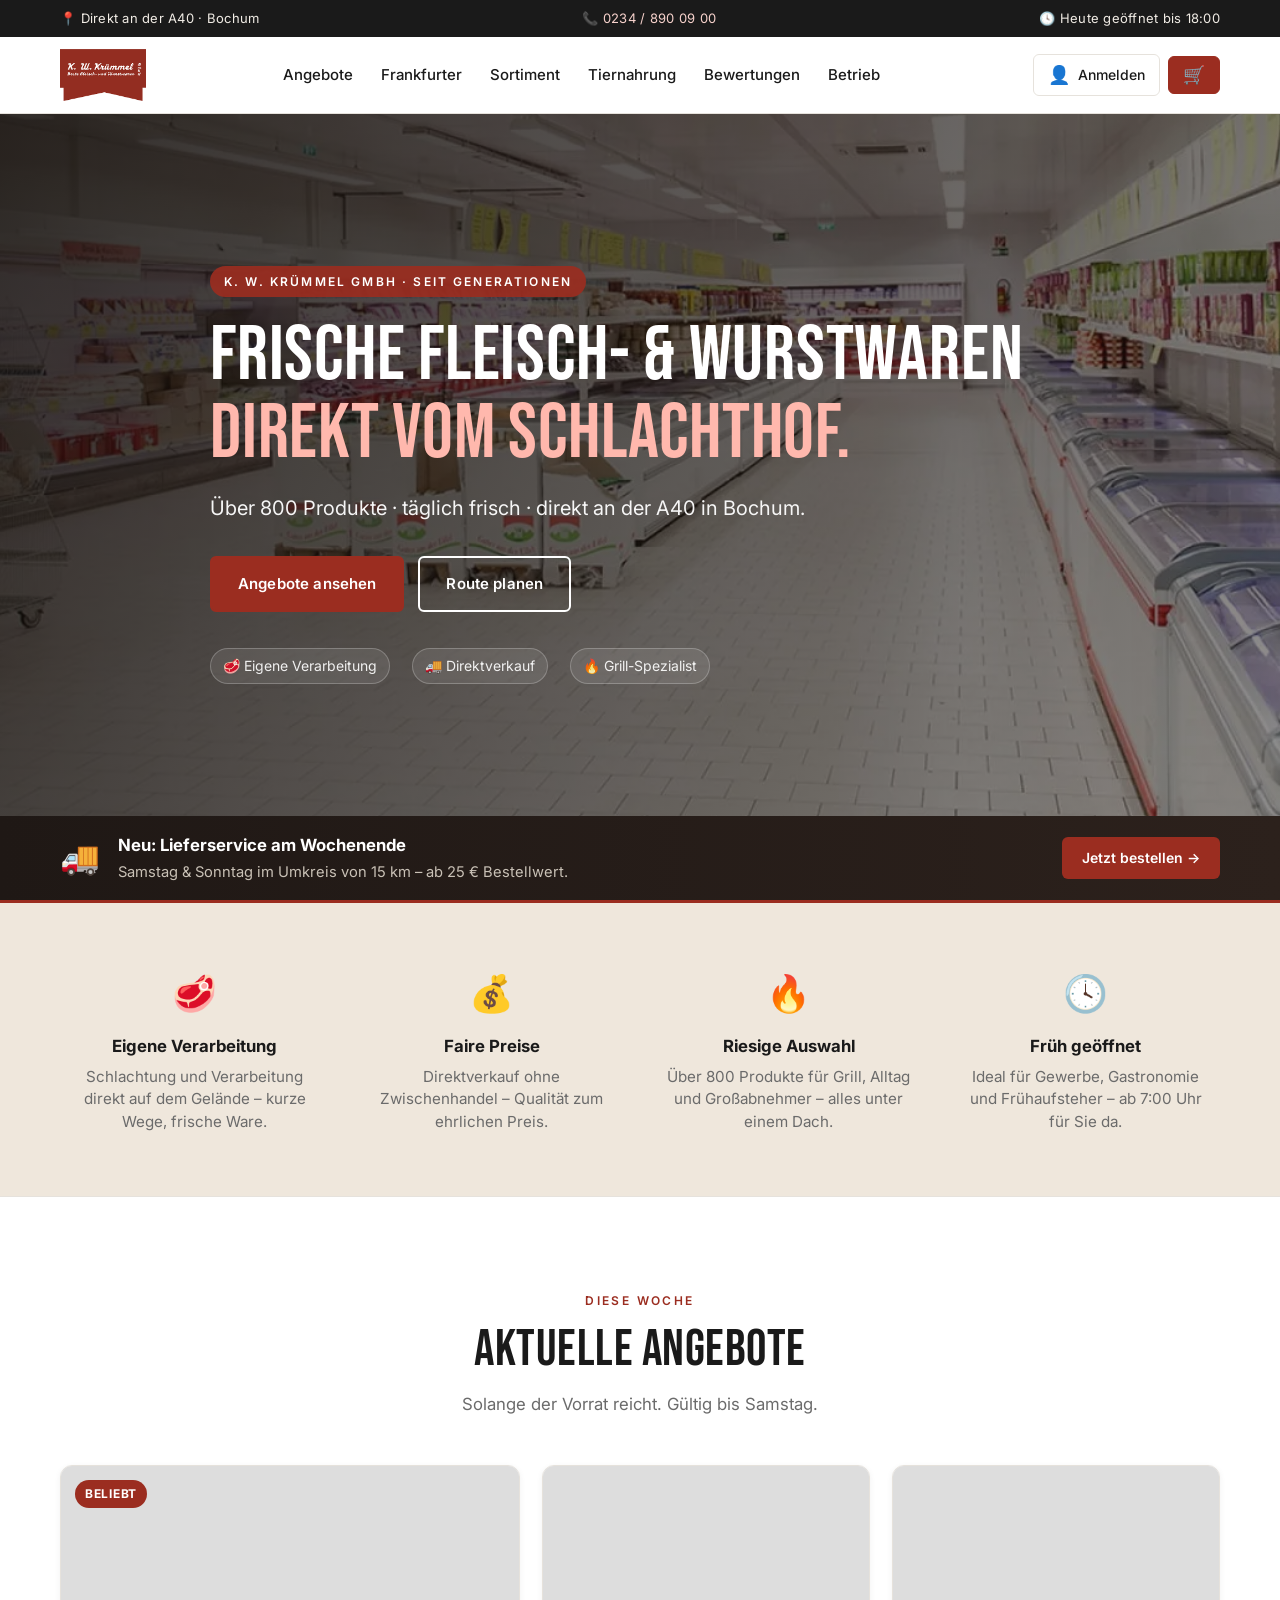
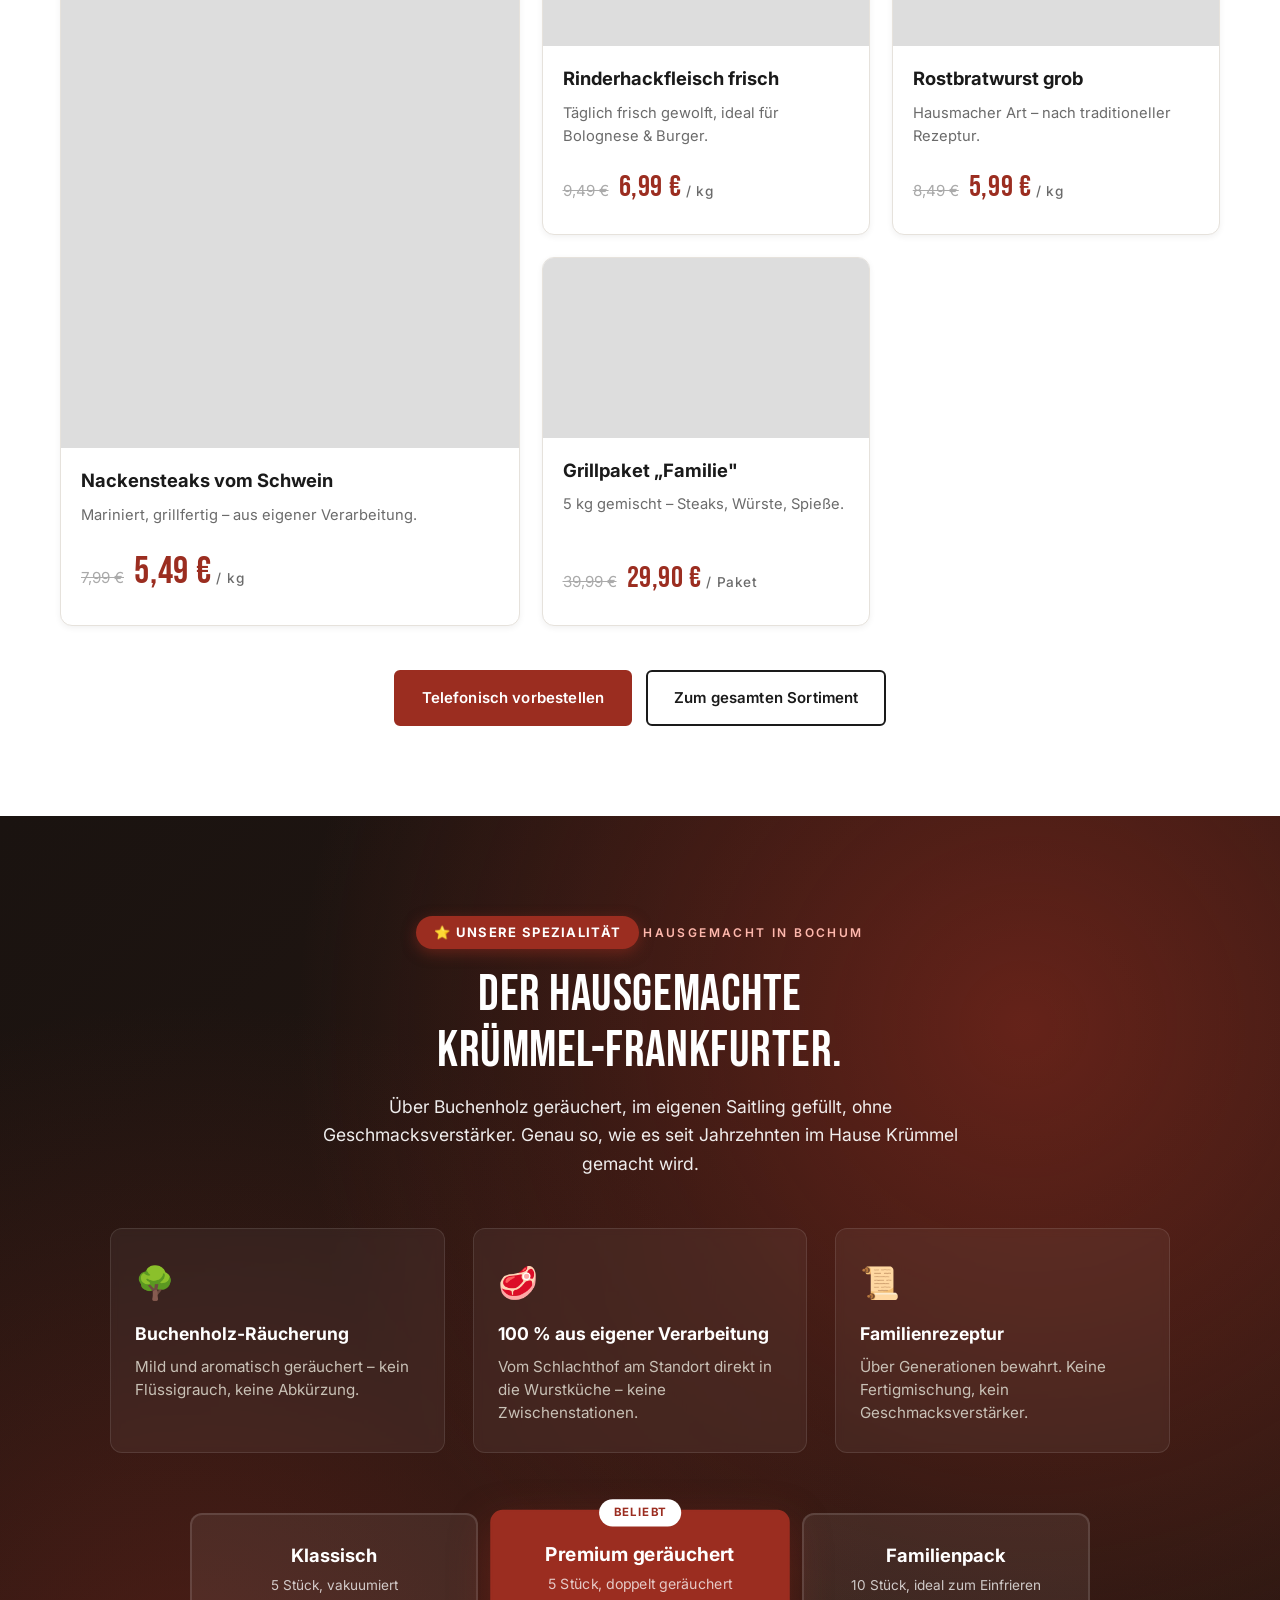
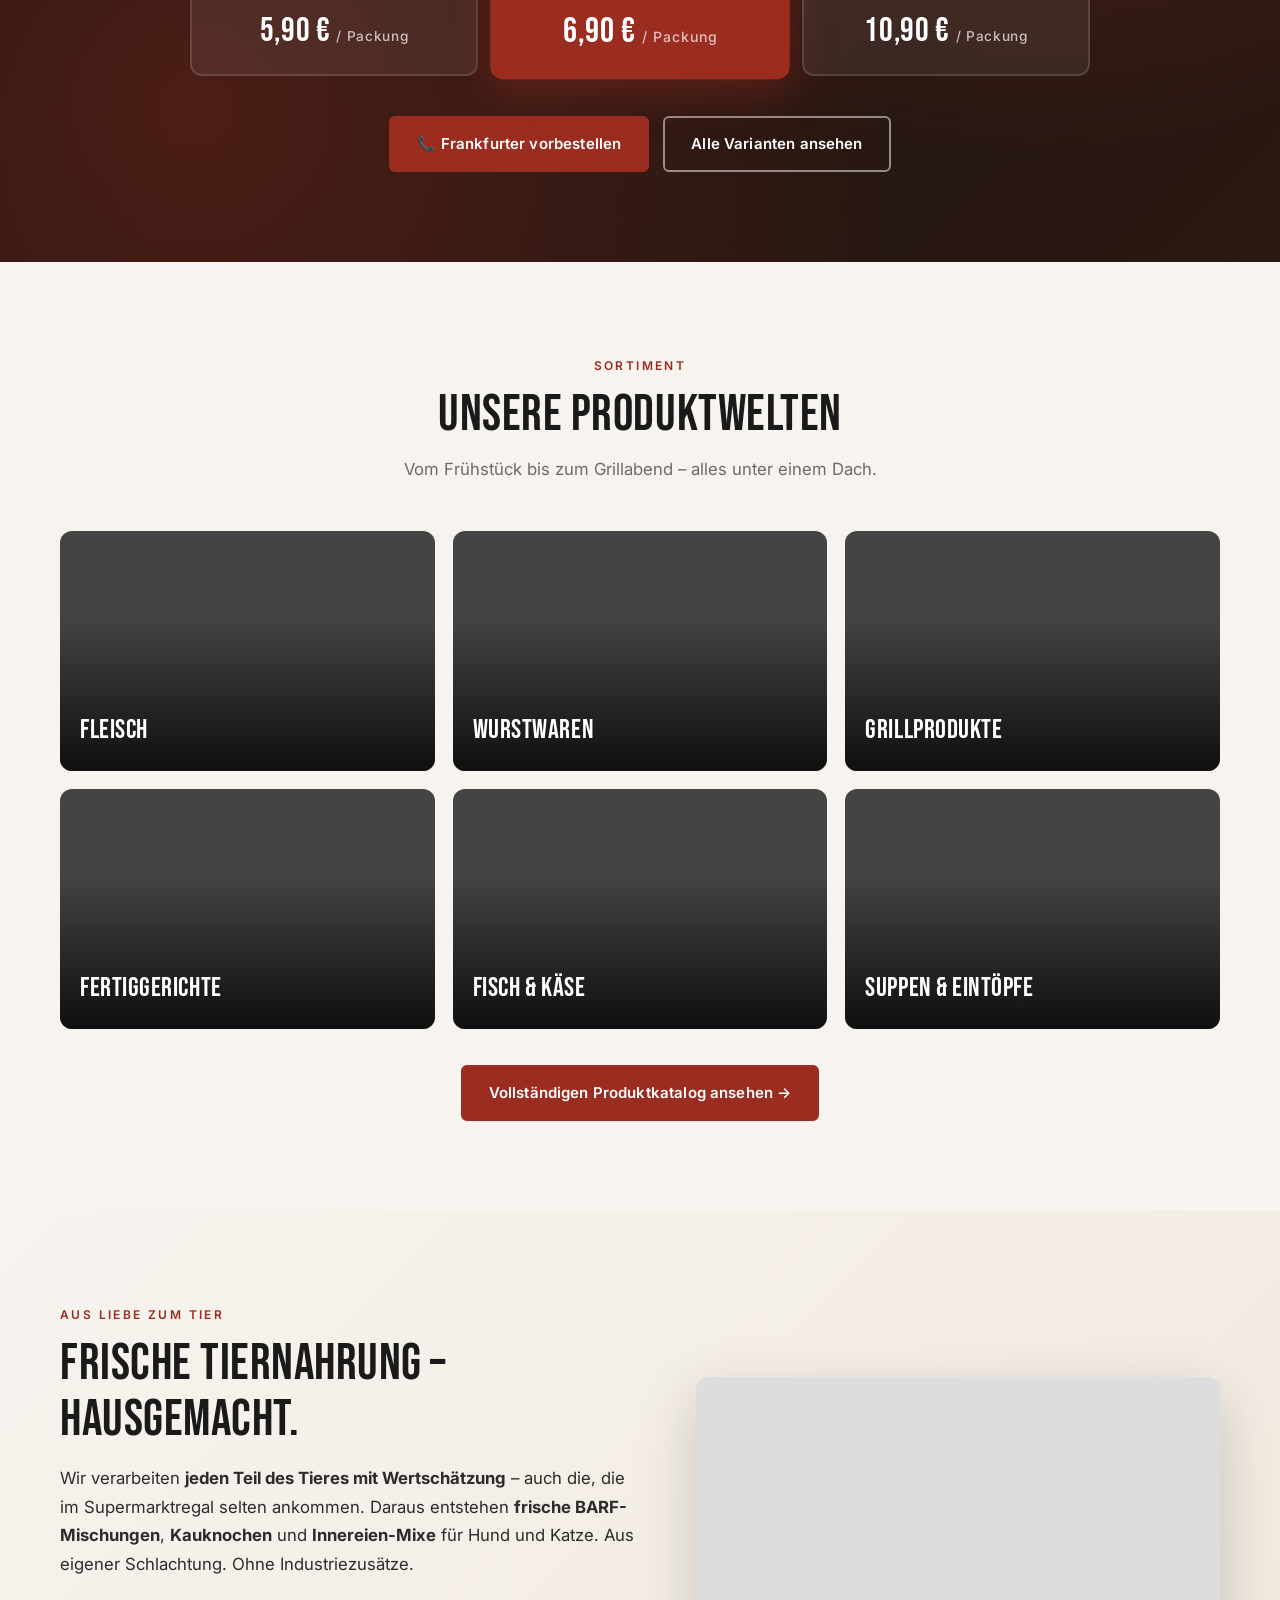
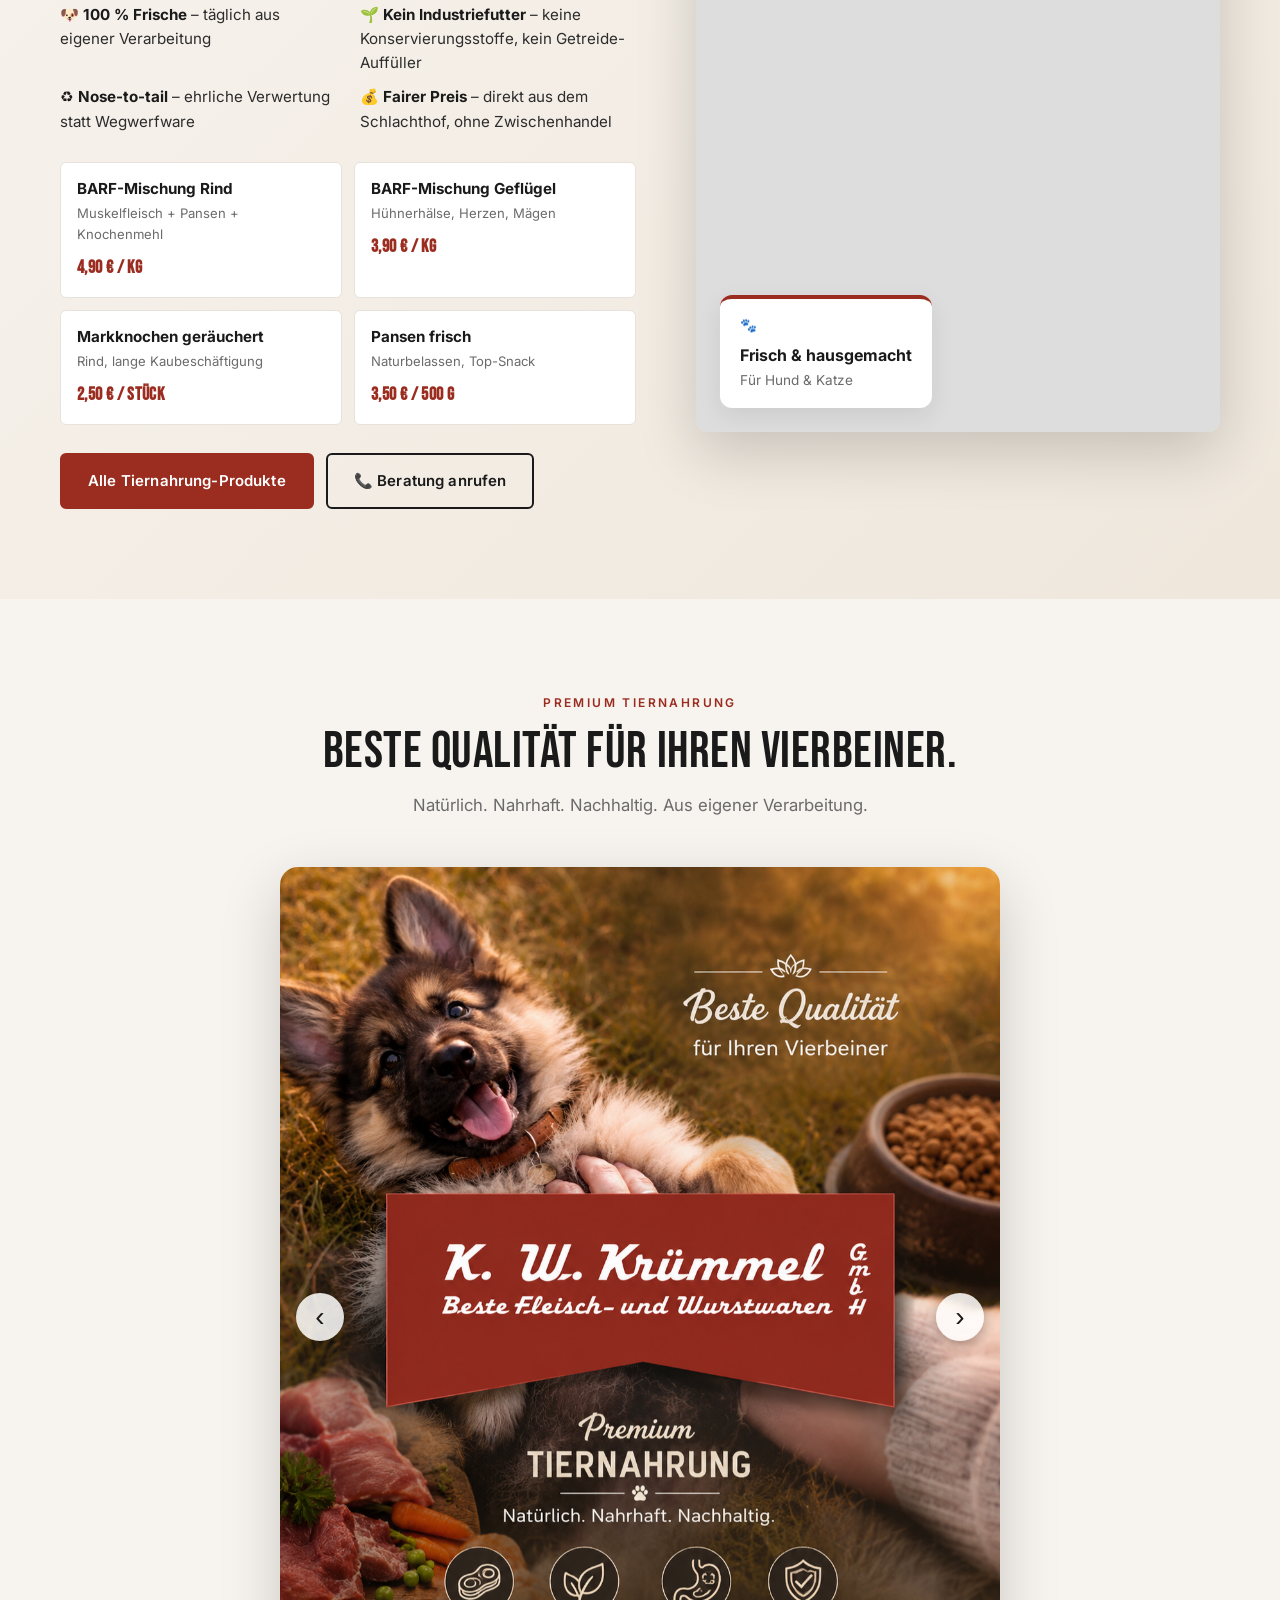
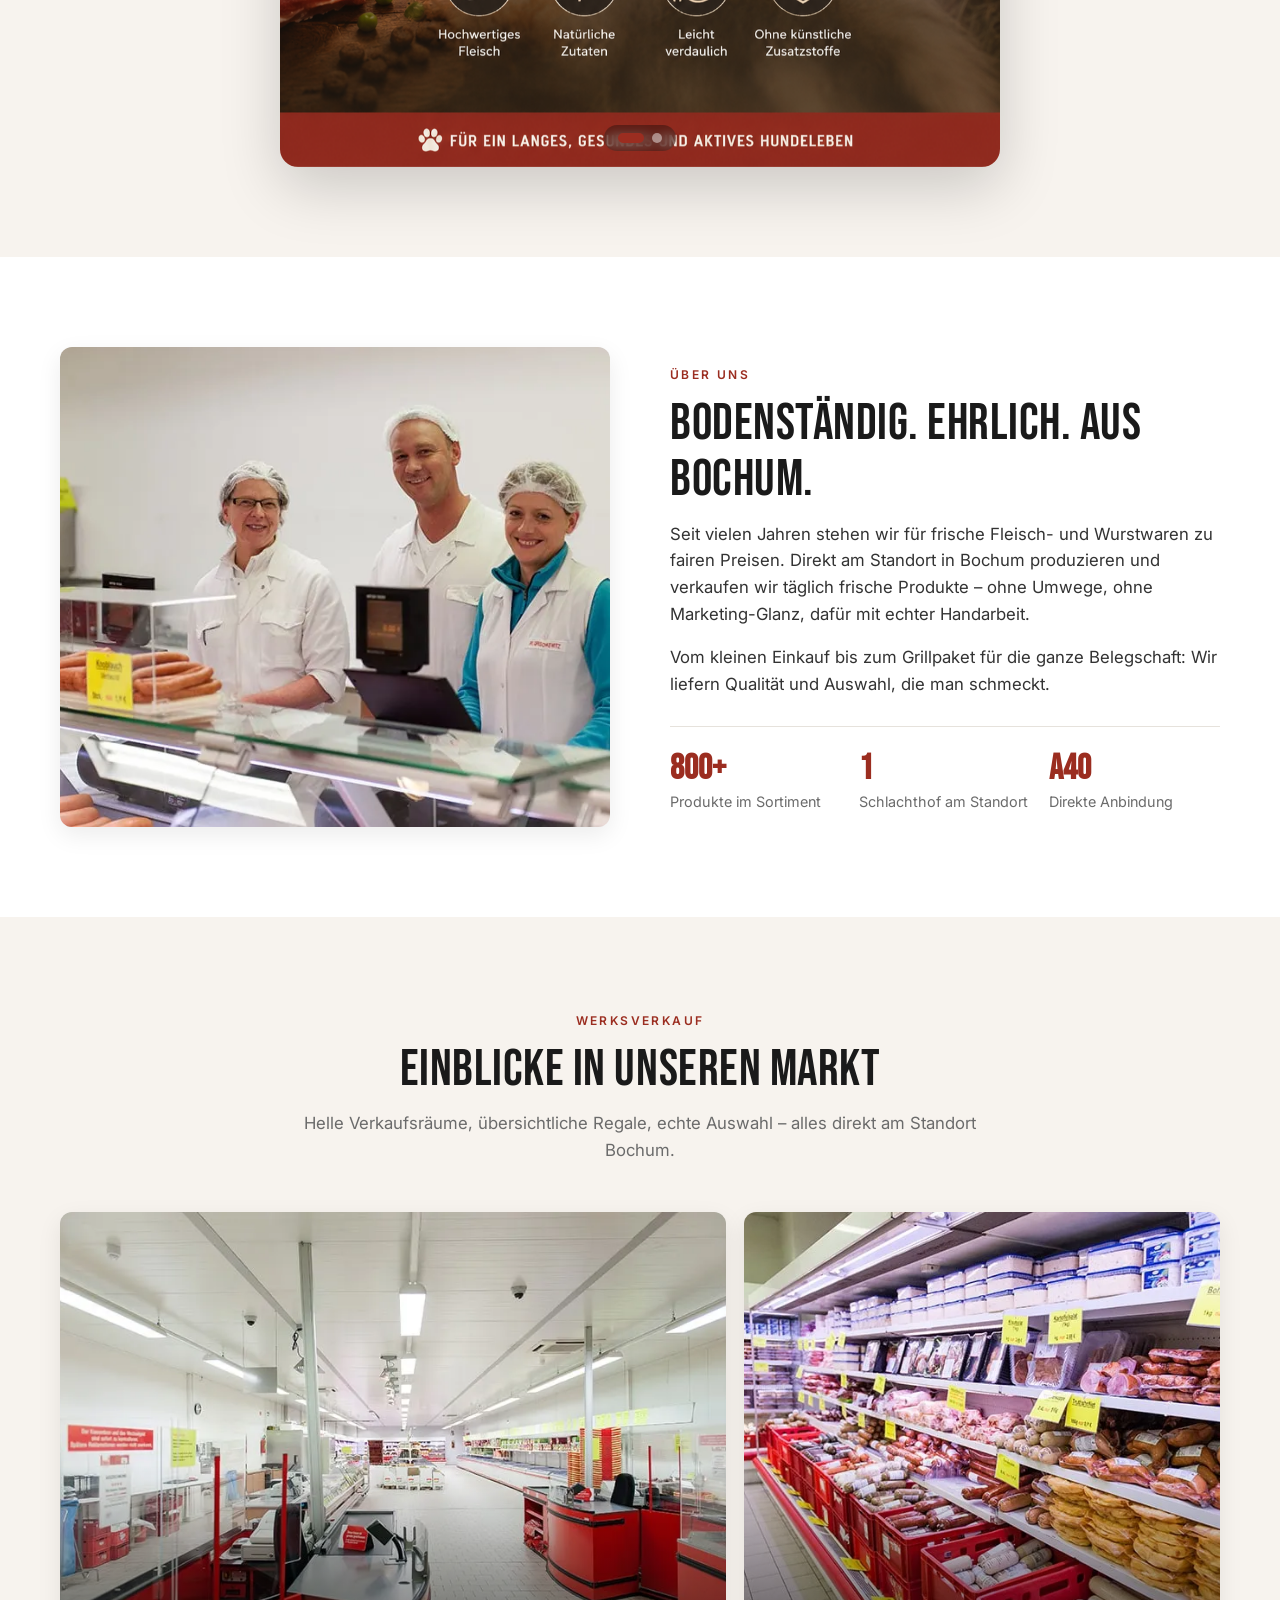
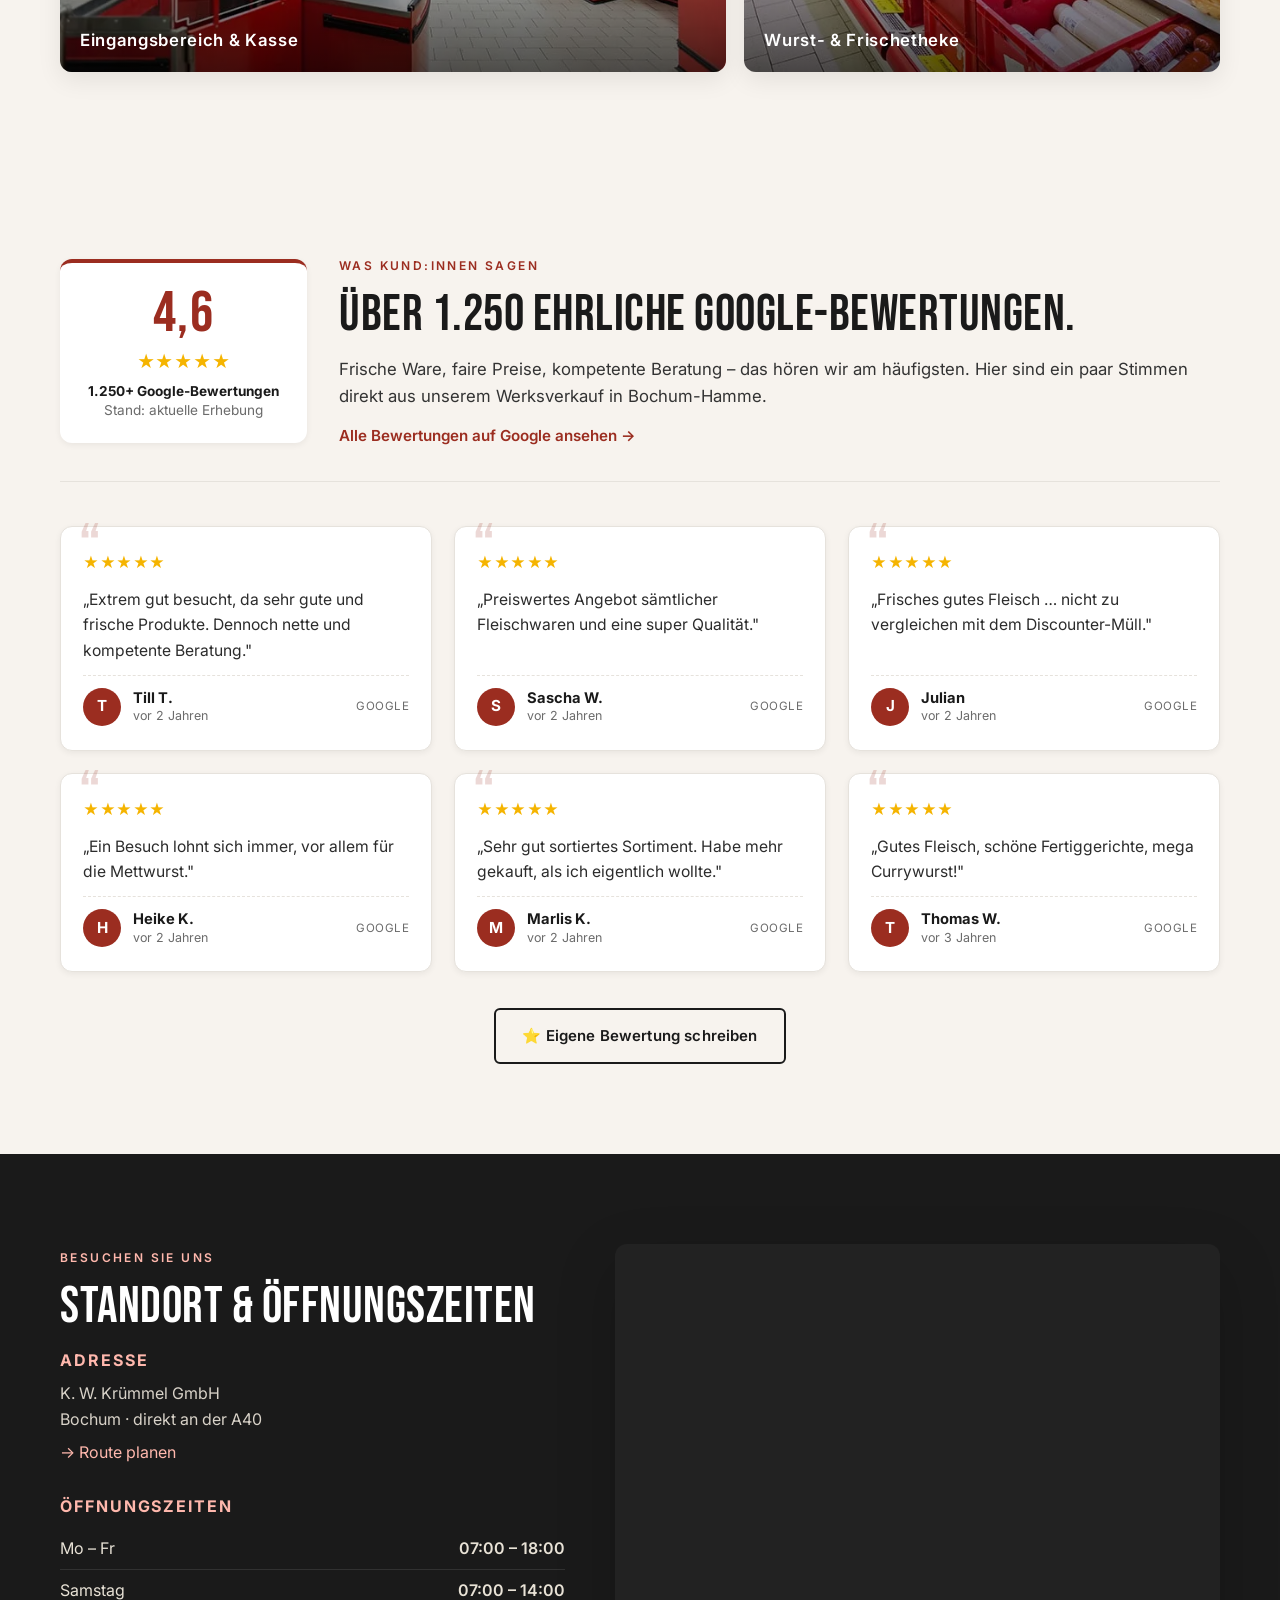
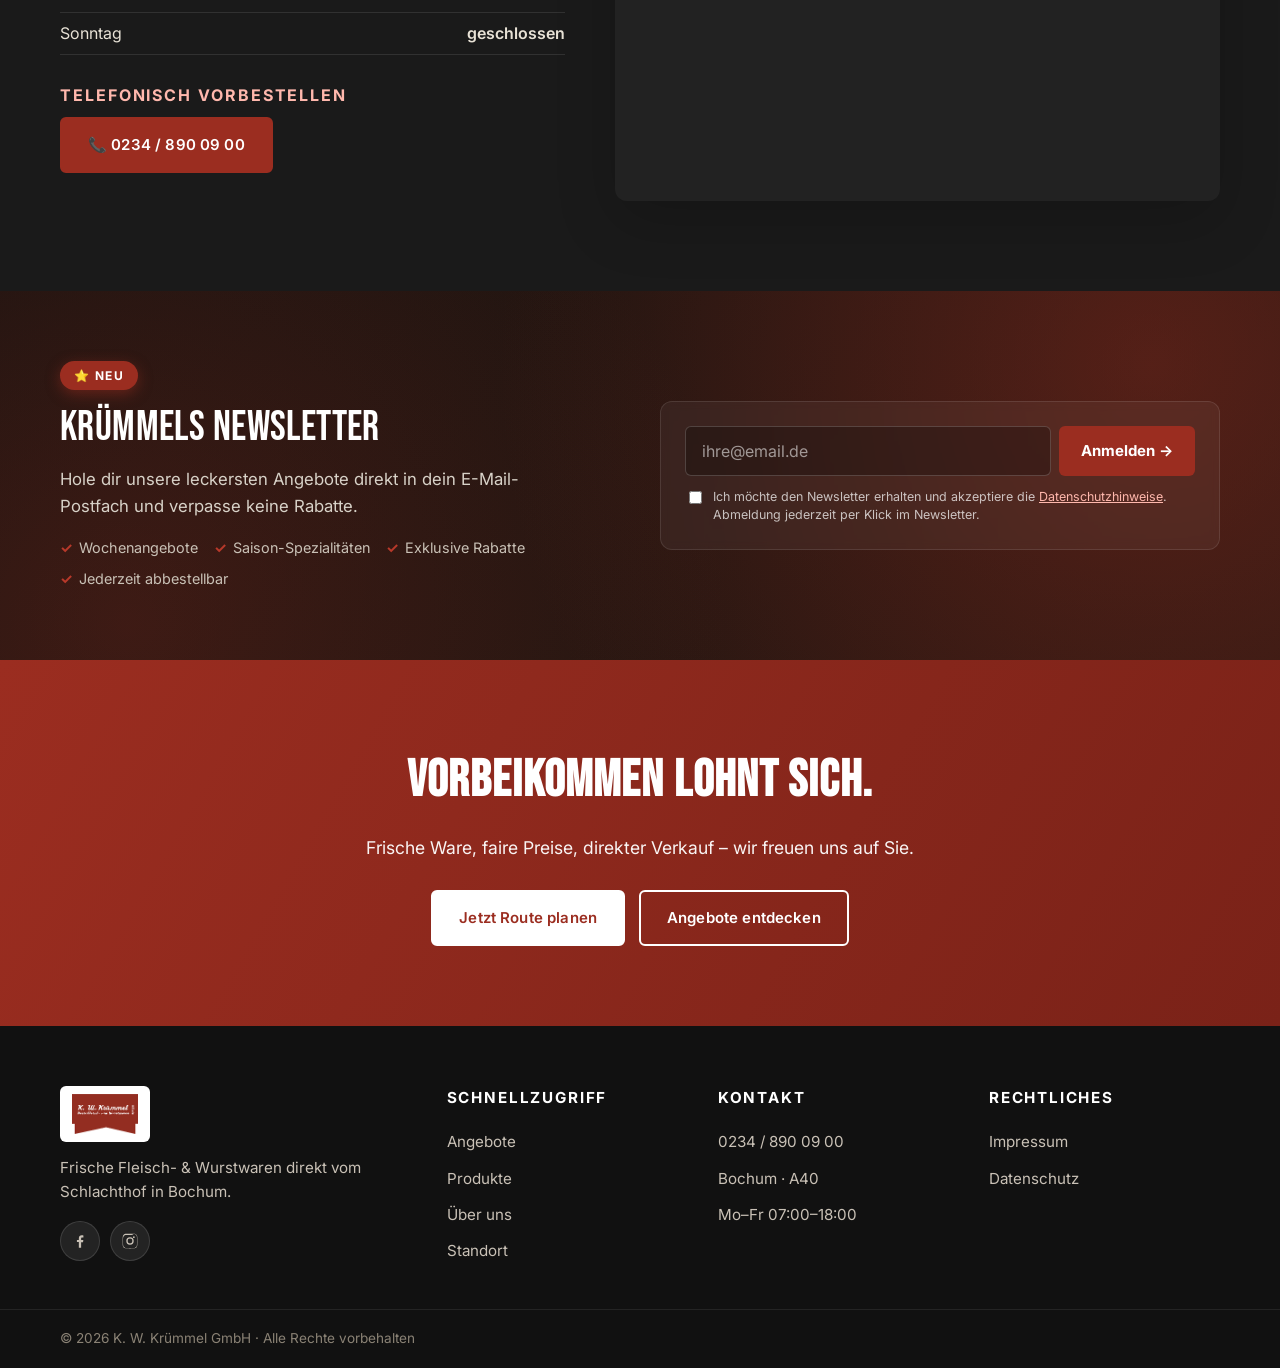
<file: site/index.html>
<!DOCTYPE html>
<html lang="de">
<head>
  <meta charset="UTF-8" />
  <meta name="viewport" content="width=device-width, initial-scale=1.0" />

  <!-- Primary SEO -->
  <title>Krümmel Bochum – Fleischerei & Werksverkauf | Frisch vom Schlachthof Bochum-Hamme</title>
  <meta name="description" content="K. W. Krümmel GmbH Bochum-Hamme: Fleischerei mit eigenem Schlachthof an der A40. Über 800 Produkte – Fleisch, Wurst, Frankfurter, Grill, Tiernahrung. 4,6 ★ aus 1.250+ Google-Bewertungen. Mo–Fr 7–18 · Sa 7–14." />
  <meta name="keywords" content="Fleischerei Bochum, Metzgerei Bochum, Wurstwaren Bochum, Werksverkauf Bochum, Krümmel Bochum, Schlachthof Bochum, Frankfurter Bochum, Grillfleisch Bochum, BARF Bochum, Hamme Freudenbergstraße" />
  <meta name="author" content="K. W. Krümmel GmbH" />
  <meta name="robots" content="index, follow, max-image-preview:large" />
  <meta name="theme-color" content="#9B2D20" />
  <meta name="geo.region" content="DE-NW" />
  <meta name="geo.placename" content="Bochum" />
  <meta name="geo.position" content="51.4900;7.1936" />
  <meta name="ICBM" content="51.4900, 7.1936" />
  <link rel="canonical" href="https://kruemmel-bochum.de/" />

  <!-- Open Graph -->
  <meta property="og:type" content="website" />
  <meta property="og:locale" content="de_DE" />
  <meta property="og:site_name" content="Krümmel Bochum" />
  <meta property="og:title" content="Krümmel Bochum – Frische Fleisch- & Wurstwaren direkt vom Schlachthof" />
  <meta property="og:description" content="Über 800 Produkte aus eigener Verarbeitung. 4,6 ★ aus 1.250+ Google-Bewertungen. Direkt an der A40 in Bochum-Hamme." />
  <meta property="og:url" content="https://kruemmel-bochum.de/" />
  <meta property="og:image" content="https://kruemmel-bochum.de/assets/titelbild.webp" />
  <meta property="og:image:width" content="1200" />
  <meta property="og:image:height" content="630" />
  <meta property="og:image:alt" content="Frische Fleisch- und Wurstwaren bei Krümmel Bochum" />

  <!-- Twitter Card -->
  <meta name="twitter:card" content="summary_large_image" />
  <meta name="twitter:title" content="Krümmel Bochum – Fleischerei & Werksverkauf" />
  <meta name="twitter:description" content="Frische Fleisch- & Wurstwaren direkt vom Schlachthof. 4,6 ★ aus 1.250+ Google-Bewertungen." />
  <meta name="twitter:image" content="https://kruemmel-bochum.de/assets/titelbild.webp" />

  <link rel="icon" href="assets/logo.png" type="image/png" />
  <link rel="apple-touch-icon" href="assets/logo.png" />
  <link rel="preconnect" href="https://fonts.googleapis.com" />
  <link rel="preconnect" href="https://fonts.gstatic.com" crossorigin />
  <link href="https://fonts.googleapis.com/css2?family=Inter:wght@400;500;600;700&family=Bebas+Neue&display=swap" rel="stylesheet" />
  <link rel="stylesheet" href="css/styles.css" />
  <link rel="stylesheet" href="css/shop.css" />

  <!-- Schema.org: LocalBusiness / Butcher mit aggregiertem Rating und Reviews -->
  <script type="application/ld+json">
  {
    "@context": "https://schema.org",
    "@type": ["LocalBusiness", "FoodEstablishment"],
    "@id": "https://kruemmel-bochum.de/#business",
    "name": "K. W. Krümmel GmbH",
    "alternateName": "Krümmel Bochum",
    "description": "Fleischerei und Werksverkauf in Bochum-Hamme mit eigenem Schlachthof. Über 800 Produkte aus eigener Verarbeitung – Fleisch, Wurstwaren, Frankfurter, Grill, Fertiggerichte, Fisch & Käse, frische Tiernahrung.",
    "url": "https://kruemmel-bochum.de/",
    "logo": "https://kruemmel-bochum.de/assets/logo.png",
    "image": [
      "https://kruemmel-bochum.de/assets/titelbild.webp",
      "https://kruemmel-bochum.de/assets/eingang.webp",
      "https://kruemmel-bochum.de/assets/regale.webp"
    ],
    "telephone": "+49-234-89009 00",
    "priceRange": "€€",
    "currenciesAccepted": "EUR",
    "paymentAccepted": "Bar, EC-Karte",
    "address": {
      "@type": "PostalAddress",
      "streetAddress": "Freudenbergstraße 45",
      "addressLocality": "Bochum",
      "addressRegion": "NRW",
      "postalCode": "44809",
      "addressCountry": "DE"
    },
    "geo": {
      "@type": "GeoCoordinates",
      "latitude": 51.4900,
      "longitude": 7.1936
    },
    "openingHoursSpecification": [
      { "@type": "OpeningHoursSpecification", "dayOfWeek": ["Monday","Tuesday","Wednesday","Thursday","Friday"], "opens": "07:00", "closes": "18:00" },
      { "@type": "OpeningHoursSpecification", "dayOfWeek": "Saturday", "opens": "07:00", "closes": "14:00" }
    ],
    "areaServed": {
      "@type": "GeoCircle",
      "geoMidpoint": { "@type": "GeoCoordinates", "latitude": 51.4900, "longitude": 7.1936 },
      "geoRadius": "15000"
    },
    "hasOfferCatalog": {
      "@type": "OfferCatalog",
      "name": "Sortiment Krümmel Bochum",
      "itemListElement": [
        { "@type": "OfferCatalog", "name": "Frankfurter (hausgemacht)" },
        { "@type": "OfferCatalog", "name": "Wurstwaren" },
        { "@type": "OfferCatalog", "name": "Fleisch" },
        { "@type": "OfferCatalog", "name": "Grillprodukte" },
        { "@type": "OfferCatalog", "name": "Fertiggerichte" },
        { "@type": "OfferCatalog", "name": "Fisch & Käse" },
        { "@type": "OfferCatalog", "name": "Tiernahrung / BARF" }
      ]
    },
    "aggregateRating": {
      "@type": "AggregateRating",
      "ratingValue": "4.6",
      "bestRating": "5",
      "worstRating": "1",
      "ratingCount": "1257",
      "reviewCount": "1257"
    },
    "review": [
      {
        "@type": "Review",
        "author": { "@type": "Person", "name": "Till T." },
        "reviewRating": { "@type": "Rating", "ratingValue": "5", "bestRating": "5" },
        "reviewBody": "Extrem gut besucht, da sehr gute und frische Produkte. Dennoch nette und kompetente Beratung."
      },
      {
        "@type": "Review",
        "author": { "@type": "Person", "name": "Sascha W." },
        "reviewRating": { "@type": "Rating", "ratingValue": "5", "bestRating": "5" },
        "reviewBody": "Preiswertes Angebot sämtlicher Fleischwaren und eine super Qualität."
      },
      {
        "@type": "Review",
        "author": { "@type": "Person", "name": "Julian" },
        "reviewRating": { "@type": "Rating", "ratingValue": "5", "bestRating": "5" },
        "reviewBody": "Frisches gutes Fleisch – nicht zu vergleichen mit dem Discounter-Müll."
      },
      {
        "@type": "Review",
        "author": { "@type": "Person", "name": "Heike K." },
        "reviewRating": { "@type": "Rating", "ratingValue": "5", "bestRating": "5" },
        "reviewBody": "Ein Besuch lohnt sich immer, vor allem für die Mettwurst."
      },
      {
        "@type": "Review",
        "author": { "@type": "Person", "name": "Marlis K." },
        "reviewRating": { "@type": "Rating", "ratingValue": "5", "bestRating": "5" },
        "reviewBody": "Sehr gut sortiertes Sortiment. Habe mehr gekauft, als ich eigentlich wollte."
      },
      {
        "@type": "Review",
        "author": { "@type": "Person", "name": "Thomas W." },
        "reviewRating": { "@type": "Rating", "ratingValue": "5", "bestRating": "5" },
        "reviewBody": "Gutes Fleisch, schöne Fertiggerichte, mega Currywurst!"
      }
    ]
  }
  </script>

  <!-- Schema.org: Website + SearchAction -->
  <script type="application/ld+json">
  {
    "@context": "https://schema.org",
    "@type": "WebSite",
    "name": "Krümmel Bochum",
    "url": "https://kruemmel-bochum.de/",
    "potentialAction": {
      "@type": "SearchAction",
      "target": "https://kruemmel-bochum.de/produkte.html?q={search_term_string}",
      "query-input": "required name=search_term_string"
    }
  }
  </script>
</head>
<body>

  <!-- Top bar -->
  <div class="topbar">
    <div class="container topbar__inner">
      <span class="topbar__item">📍 Direkt an der A40 · Bochum</span>
      <span class="topbar__item">📞 <a href="tel:+492348900900">0234 / 890 09 00</a></span>
      <span class="topbar__item topbar__item--hide-sm">🕓 Heute geöffnet bis 18:00</span>
    </div>
  </div>

  <!-- Header -->
  <header class="header" id="site-header">
    <div class="container header__inner">
      <a href="#top" class="header__logo" aria-label="Krümmel Bochum – Startseite">
        <img src="assets/logo.png" alt="K. W. Krümmel GmbH" width="150" height="52" />
      </a>
      <nav class="nav" aria-label="Hauptnavigation">
        <ul class="nav__list">
          <li><a href="#angebote">Angebote</a></li>
          <li><a href="#frankfurter">Frankfurter</a></li>
          <li><a href="produkte.html">Sortiment</a></li>
          <li><a href="tiernahrung.html">Tiernahrung</a></li>
          <li><a href="#bewertungen">Bewertungen</a></li>
          <li><a href="#betrieb">Betrieb</a></li>
        </ul>
      </nav>
      <div class="header__actions">
        <a href="login.html" class="header-icon-btn" data-auth-state title="Anmelden">
          <span class="header-icon-btn__icon">👤</span>
          <span class="header-icon-btn__label">
            <span class="when-out">Anmelden</span>
            <span class="when-in">Hallo, <em data-auth-name></em></span>
          </span>
        </a>
        <a href="kasse.html" class="header-icon-btn header-icon-btn--cart" title="Warenkorb">
          <span class="header-icon-btn__icon">🛒</span>
          <span class="header-icon-btn__badge" data-cart-count>0</span>
        </a>
      </div>
      <button class="nav__toggle" aria-label="Menü öffnen" aria-expanded="false" aria-controls="mobile-menu">
        <span></span><span></span><span></span>
      </button>
    </div>
    <div class="mobile-menu" id="mobile-menu" hidden>
      <a href="#angebote">Angebote</a>
      <a href="#frankfurter">Frankfurter</a>
      <a href="produkte.html">Sortiment</a>
      <a href="tiernahrung.html">Tiernahrung</a>
      <a href="#bewertungen">Bewertungen</a>
      <a href="#betrieb">Betrieb</a>
      <a href="#standort">Standort</a>
      <a href="login.html">Anmelden</a>
      <a href="kasse.html">Warenkorb</a>
    </div>
  </header>

  <main id="top">

    <!-- Hero -->
    <section class="hero">
      <div class="hero__bg" aria-hidden="true"></div>
      <div class="hero__overlay" aria-hidden="true"></div>
      <div class="container hero__inner">
        <span class="hero__eyebrow">K. W. Krümmel GmbH · seit Generationen</span>
        <h1 class="hero__title">
          Frische Fleisch- &amp; Wurstwaren<br />
          <span class="hero__title-accent">direkt vom Schlachthof.</span>
        </h1>
        <p class="hero__subtitle">
          Über 800 Produkte · täglich frisch · direkt an der A40 in Bochum.
        </p>
        <div class="hero__cta">
          <a href="#angebote" class="btn btn--primary">Angebote ansehen</a>
          <a href="https://www.google.com/maps/dir/?api=1&destination=Krümmel+Bochum" target="_blank" rel="noopener" class="btn btn--ghost">Route planen</a>
        </div>
        <ul class="hero__badges" aria-label="Vertrauenssignale">
          <li>🥩 Eigene Verarbeitung</li>
          <li>🚚 Direktverkauf</li>
          <li>🔥 Grill-Spezialist</li>
        </ul>
      </div>
    </section>

    <!-- Lieferservice-Banner (Sa & So) -->
    <section class="delivery-banner" aria-label="Lieferservice am Wochenende">
      <div class="container delivery-banner__inner">
        <div class="delivery-banner__icon" aria-hidden="true">🚚</div>
        <div class="delivery-banner__text">
          <strong>Neu: Lieferservice am Wochenende</strong>
          <span>Samstag &amp; Sonntag im Umkreis von 15 km – ab 25 € Bestellwert.</span>
        </div>
        <a href="tel:+492348900900" class="delivery-banner__cta">Jetzt bestellen →</a>
      </div>
    </section>

    <!-- USPs -->
    <section class="usps" aria-labelledby="usps-title">
      <div class="container">
        <h2 id="usps-title" class="visually-hidden">Warum Krümmel Bochum</h2>
        <div class="usps__grid">
          <div class="usp">
            <div class="usp__icon" aria-hidden="true">🥩</div>
            <h3>Eigene Verarbeitung</h3>
            <p>Schlachtung und Verarbeitung direkt auf dem Gelände – kurze Wege, frische Ware.</p>
          </div>
          <div class="usp">
            <div class="usp__icon" aria-hidden="true">💰</div>
            <h3>Faire Preise</h3>
            <p>Direktverkauf ohne Zwischenhandel – Qualität zum ehrlichen Preis.</p>
          </div>
          <div class="usp">
            <div class="usp__icon" aria-hidden="true">🔥</div>
            <h3>Riesige Auswahl</h3>
            <p>Über 800 Produkte für Grill, Alltag und Großabnehmer – alles unter einem Dach.</p>
          </div>
          <div class="usp">
            <div class="usp__icon" aria-hidden="true">🕓</div>
            <h3>Früh geöffnet</h3>
            <p>Ideal für Gewerbe, Gastronomie und Frühaufsteher – ab 7:00 Uhr für Sie da.</p>
          </div>
        </div>
      </div>
    </section>

    <!-- Angebote (Conversion-Treiber) -->
    <section class="offers section" id="angebote" aria-labelledby="offers-title">
      <div class="container">
        <div class="section__head">
          <span class="section__eyebrow">Diese Woche</span>
          <h2 id="offers-title" class="section__title">Aktuelle Angebote</h2>
          <p class="section__lead">Solange der Vorrat reicht. Gültig bis Samstag.</p>
        </div>

        <div class="offers__grid">
          <article class="offer offer--featured">
            <div class="offer__badge">Beliebt</div>
            <div class="offer__image" style="background-image:url('https://images.unsplash.com/photo-1607623814075-e51df1bdc82f?auto=format&fit=crop&w=1200&q=70');"></div>
            <div class="offer__body">
              <h3 class="offer__title">Nackensteaks vom Schwein</h3>
              <p class="offer__desc">Mariniert, grillfertig – aus eigener Verarbeitung.</p>
              <div class="offer__price">
                <span class="offer__price-old">7,99&nbsp;€</span>
                <span class="offer__price-new">5,49&nbsp;€<span class="offer__unit"> / kg</span></span>
              </div>
            </div>
          </article>

          <article class="offer">
            <div class="offer__image" style="background-image:url('https://images.unsplash.com/photo-1602273660127-a0000560a4c1?auto=format&fit=crop&w=1200&q=70');"></div>
            <div class="offer__body">
              <h3 class="offer__title">Rinderhackfleisch frisch</h3>
              <p class="offer__desc">Täglich frisch gewolft, ideal für Bolognese &amp; Burger.</p>
              <div class="offer__price">
                <span class="offer__price-old">9,49&nbsp;€</span>
                <span class="offer__price-new">6,99&nbsp;€<span class="offer__unit"> / kg</span></span>
              </div>
            </div>
          </article>

          <article class="offer">
            <div class="offer__image" style="background-image:url('https://images.unsplash.com/photo-1626200419199-391ae4be7a41?auto=format&fit=crop&w=1200&q=70');"></div>
            <div class="offer__body">
              <h3 class="offer__title">Rostbratwurst grob</h3>
              <p class="offer__desc">Hausmacher Art – nach traditioneller Rezeptur.</p>
              <div class="offer__price">
                <span class="offer__price-old">8,49&nbsp;€</span>
                <span class="offer__price-new">5,99&nbsp;€<span class="offer__unit"> / kg</span></span>
              </div>
            </div>
          </article>

          <article class="offer">
            <div class="offer__image" style="background-image:url('https://images.unsplash.com/photo-1544025162-d76694265947?auto=format&fit=crop&w=1200&q=70');"></div>
            <div class="offer__body">
              <h3 class="offer__title">Grillpaket „Familie"</h3>
              <p class="offer__desc">5 kg gemischt – Steaks, Würste, Spieße.</p>
              <div class="offer__price">
                <span class="offer__price-old">39,99&nbsp;€</span>
                <span class="offer__price-new">29,90&nbsp;€<span class="offer__unit"> / Paket</span></span>
              </div>
            </div>
          </article>
        </div>

        <div class="offers__footer">
          <a href="#kontakt" class="btn btn--primary">Telefonisch vorbestellen</a>
          <a href="produkte.html" class="btn btn--ghost">Zum gesamten Sortiment</a>
        </div>
      </div>
    </section>

    <!-- Hausgemachte Frankfurter – Signature Spotlight -->
    <section class="frankfurter" id="frankfurter" aria-labelledby="frankfurter-title">
      <div class="frankfurter__bg" aria-hidden="true"></div>
      <div class="container frankfurter__inner">
        <div class="frankfurter__badge">⭐ Unsere Spezialität</div>
        <span class="section__eyebrow section__eyebrow--light">Hausgemacht in Bochum</span>
        <h2 id="frankfurter-title" class="section__title section__title--light">
          Der hausgemachte<br />Krümmel-Frankfurter.
        </h2>
        <p class="frankfurter__lead">
          Über Buchenholz geräuchert, im eigenen Saitling gefüllt, ohne Geschmacksverstärker.
          Genau so, wie es seit Jahrzehnten im Hause Krümmel gemacht wird.
        </p>

        <div class="frankfurter__grid">
          <div class="frank-feature">
            <span class="frank-feature__icon">🌳</span>
            <h3>Buchenholz-Räucherung</h3>
            <p>Mild und aromatisch geräuchert – kein Flüssigrauch, keine Abkürzung.</p>
          </div>
          <div class="frank-feature">
            <span class="frank-feature__icon">🥩</span>
            <h3>100 % aus eigener Verarbeitung</h3>
            <p>Vom Schlachthof am Standort direkt in die Wurstküche – keine Zwischenstationen.</p>
          </div>
          <div class="frank-feature">
            <span class="frank-feature__icon">📜</span>
            <h3>Familienrezeptur</h3>
            <p>Über Generationen bewahrt. Keine Fertigmischung, kein Geschmacksverstärker.</p>
          </div>
        </div>

        <div class="frankfurter__variants">
          <article class="frank-variant">
            <h3>Klassisch</h3>
            <p>5 Stück, vakuumiert</p>
            <div class="frank-variant__price">5,90 € <span>/ Packung</span></div>
          </article>
          <article class="frank-variant frank-variant--featured">
            <div class="frank-variant__tag">Beliebt</div>
            <h3>Premium geräuchert</h3>
            <p>5 Stück, doppelt geräuchert</p>
            <div class="frank-variant__price">6,90 € <span>/ Packung</span></div>
          </article>
          <article class="frank-variant">
            <h3>Familienpack</h3>
            <p>10 Stück, ideal zum Einfrieren</p>
            <div class="frank-variant__price">10,90 € <span>/ Packung</span></div>
          </article>
        </div>

        <div class="frankfurter__cta">
          <a href="tel:+492348900900" class="btn btn--primary">📞 Frankfurter vorbestellen</a>
          <a href="produkte.html?kategorie=frankfurter" class="btn btn--ghost-light">Alle Varianten ansehen</a>
        </div>
      </div>
    </section>

    <!-- Produktwelten -->
    <section class="worlds section section--light" id="produkte" aria-labelledby="worlds-title">
      <div class="container">
        <div class="section__head">
          <span class="section__eyebrow">Sortiment</span>
          <h2 id="worlds-title" class="section__title">Unsere Produktwelten</h2>
          <p class="section__lead">Vom Frühstück bis zum Grillabend – alles unter einem Dach.</p>
        </div>

        <div class="worlds__grid">
          <a class="world" href="produkte.html?kategorie=fleisch" style="background-image:url('https://images.unsplash.com/photo-1607623814075-e51df1bdc82f?auto=format&fit=crop&w=1000&q=70');">
            <span class="world__label">Fleisch</span>
          </a>
          <a class="world" href="produkte.html?kategorie=wurst" style="background-image:url('https://images.unsplash.com/photo-1601001435957-74f0958a93c0?auto=format&fit=crop&w=1000&q=70');">
            <span class="world__label">Wurstwaren</span>
          </a>
          <a class="world" href="produkte.html?kategorie=grill" style="background-image:url('https://images.unsplash.com/photo-1544025162-d76694265947?auto=format&fit=crop&w=1000&q=70');">
            <span class="world__label">Grillprodukte</span>
          </a>
          <a class="world" href="produkte.html?kategorie=fertig" style="background-image:url('https://images.unsplash.com/photo-1574484284002-952d92456975?auto=format&fit=crop&w=1000&q=70');">
            <span class="world__label">Fertiggerichte</span>
          </a>
          <a class="world" href="produkte.html?kategorie=fisch-kaese" style="background-image:url('https://images.unsplash.com/photo-1565680018434-b513d5e5fd47?auto=format&fit=crop&w=1000&q=70');">
            <span class="world__label">Fisch &amp; Käse</span>
          </a>
          <a class="world" href="produkte.html?kategorie=suppen" style="background-image:url('https://images.unsplash.com/photo-1547592180-85f173990554?auto=format&fit=crop&w=1000&q=70');">
            <span class="world__label">Suppen &amp; Eintöpfe</span>
          </a>
        </div>

        <div class="worlds__cta">
          <a href="produkte.html" class="btn btn--primary">Vollständigen Produktkatalog ansehen →</a>
        </div>
      </div>
    </section>

    <!-- Tiernahrung – frisch &amp; hausgemacht -->
    <section class="pet section" id="tiernahrung" aria-labelledby="pet-title">
      <div class="container pet__inner">
        <div class="pet__text">
          <span class="section__eyebrow">Aus Liebe zum Tier</span>
          <h2 id="pet-title" class="section__title">Frische Tiernahrung – hausgemacht.</h2>
          <p class="pet__lead">
            Wir verarbeiten <strong>jeden Teil des Tieres mit Wertschätzung</strong> – auch die,
            die im Supermarktregal selten ankommen. Daraus entstehen <strong>frische BARF-Mischungen</strong>,
            <strong>Kauknochen</strong> und <strong>Innereien-Mixe</strong> für Hund und Katze.
            Aus eigener Schlachtung. Ohne Industriezusätze.
          </p>

          <ul class="pet__benefits">
            <li><strong>🐶 100 % Frische</strong> – täglich aus eigener Verarbeitung</li>
            <li><strong>🌱 Kein Industriefutter</strong> – keine Konservierungsstoffe, kein Getreide-Auffüller</li>
            <li><strong>♻️ Nose-to-tail</strong> – ehrliche Verwertung statt Wegwerfware</li>
            <li><strong>💰 Fairer Preis</strong> – direkt aus dem Schlachthof, ohne Zwischenhandel</li>
          </ul>

          <div class="pet__products">
            <div class="pet-prod">
              <strong>BARF-Mischung Rind</strong>
              <span>Muskelfleisch + Pansen + Knochenmehl</span>
              <em>4,90 € / kg</em>
            </div>
            <div class="pet-prod">
              <strong>BARF-Mischung Geflügel</strong>
              <span>Hühnerhälse, Herzen, Mägen</span>
              <em>3,90 € / kg</em>
            </div>
            <div class="pet-prod">
              <strong>Markknochen geräuchert</strong>
              <span>Rind, lange Kaubeschäftigung</span>
              <em>2,50 € / Stück</em>
            </div>
            <div class="pet-prod">
              <strong>Pansen frisch</strong>
              <span>Naturbelassen, Top-Snack</span>
              <em>3,50 € / 500 g</em>
            </div>
          </div>

          <div class="pet__cta">
            <a href="produkte.html?kategorie=tiernahrung" class="btn btn--primary">Alle Tiernahrung-Produkte</a>
            <a href="tel:+492348900900" class="btn btn--ghost">📞 Beratung anrufen</a>
          </div>
        </div>

        <aside class="pet__media" aria-hidden="true">
          <div class="pet__image" style="background-image:url('https://images.unsplash.com/photo-1601758228041-f3b2795255f1?auto=format&fit=crop&w=1200&q=70');"></div>
          <div class="pet__sticker">
            <span class="pet__sticker-icon">🐾</span>
            <strong>Frisch &amp; hausgemacht</strong>
            <span>Für Hund &amp; Katze</span>
          </div>
        </aside>
      </div>
    </section>

    <!-- Tier-Slider: Werbe-Banner mit alternierenden Übergängen -->
    <section class="tier-slider section section--light" aria-labelledby="tier-slider-title">
      <div class="container">
        <div class="section__head">
          <span class="section__eyebrow">Premium Tiernahrung</span>
          <h2 id="tier-slider-title" class="section__title">Beste Qualität für Ihren Vierbeiner.</h2>
          <p class="section__lead">Natürlich. Nahrhaft. Nachhaltig. Aus eigener Verarbeitung.</p>
        </div>

        <div
          class="tier-slider__stage tier-slider__stage--banner"
          id="tier-slider"
          role="region"
          aria-roledescription="Bild-Slider"
          aria-label="Tiernahrung Werbung"
        >
          <figure class="tier-slide is-active" data-slide="0" style="background-image:url('assets/tier-werbung-1.png');" aria-label="Premium Tiernahrung – Beste Qualität für Ihren Vierbeiner"></figure>
          <figure class="tier-slide" data-slide="1" style="background-image:url('assets/tier-werbung-2.png');" aria-label="Mein Futter? Nur das Beste – Natürliche Zutaten, hochwertiges Fleisch"></figure>

          <button class="tier-slider__nav tier-slider__nav--prev" type="button" aria-label="Vorheriges Bild" data-tier-prev>‹</button>
          <button class="tier-slider__nav tier-slider__nav--next" type="button" aria-label="Nächstes Bild" data-tier-next>›</button>

          <div class="tier-slider__dots" role="tablist" aria-label="Slide auswählen">
            <button type="button" class="tier-dot is-active" data-go="0" aria-label="Slide 1"></button>
            <button type="button" class="tier-dot" data-go="1" aria-label="Slide 2"></button>
          </div>
        </div>
      </div>
    </section>

    <!-- Über den Betrieb -->
    <section class="about section" id="betrieb" aria-labelledby="about-title">
      <div class="container about__inner">
        <div class="about__media" aria-hidden="true">
          <div class="about__image" style="background-image:url('assets/personal.webp');"></div>
        </div>
        <div class="about__text">
          <span class="section__eyebrow">Über uns</span>
          <h2 id="about-title" class="section__title">Bodenständig. Ehrlich. Aus Bochum.</h2>
          <p>
            Seit vielen Jahren stehen wir für frische Fleisch- und Wurstwaren zu fairen Preisen.
            Direkt am Standort in Bochum produzieren und verkaufen wir täglich frische Produkte –
            ohne Umwege, ohne Marketing-Glanz, dafür mit echter Handarbeit.
          </p>
          <p>
            Vom kleinen Einkauf bis zum Grillpaket für die ganze Belegschaft: Wir liefern Qualität
            und Auswahl, die man schmeckt.
          </p>
          <ul class="about__facts">
            <li><strong>800+</strong><span>Produkte im Sortiment</span></li>
            <li><strong>1</strong><span>Schlachthof am Standort</span></li>
            <li><strong>A40</strong><span>Direkte Anbindung</span></li>
          </ul>
        </div>
      </div>
    </section>

    <!-- Impressionen aus dem Werksverkauf -->
    <section class="impressions section section--light" aria-labelledby="impressions-title">
      <div class="container">
        <div class="section__head">
          <span class="section__eyebrow">Werksverkauf</span>
          <h2 id="impressions-title" class="section__title">Einblicke in unseren Markt</h2>
          <p class="section__lead">Helle Verkaufsräume, übersichtliche Regale, echte Auswahl – alles direkt am Standort Bochum.</p>
        </div>
        <div class="impressions__grid">
          <figure class="impression impression--lg" style="background-image:url('assets/eingang.webp');">
            <figcaption>Eingangsbereich &amp; Kasse</figcaption>
          </figure>
          <figure class="impression" style="background-image:url('assets/regale.webp');">
            <figcaption>Wurst- &amp; Frischetheke</figcaption>
          </figure>
        </div>
      </div>
    </section>

    <!-- Bewertungen / Google Reviews -->
    <section class="reviews section" id="bewertungen" aria-labelledby="reviews-title">
      <div class="container">

        <div class="reviews__head">
          <div class="reviews__score" aria-label="Google-Bewertung 4,6 von 5 Sternen">
            <span class="reviews__score-num">4,6</span>
            <span class="reviews__stars" aria-hidden="true">★★★★★</span>
            <span class="reviews__score-meta">
              <strong>1.250+ Google-Bewertungen</strong>
              Stand: aktuelle Erhebung
            </span>
          </div>
          <div class="reviews__intro">
            <span class="section__eyebrow">Was Kund:innen sagen</span>
            <h2 id="reviews-title" class="section__title">Über 1.250 ehrliche Google-Bewertungen.</h2>
            <p>
              Frische Ware, faire Preise, kompetente Beratung – das hören wir am häufigsten.
              Hier sind ein paar Stimmen direkt aus unserem Werksverkauf in Bochum-Hamme.
            </p>
            <a class="reviews__google-link" href="https://www.google.com/search?q=K.+W.+Kr%C3%BCmmel+GmbH+Bochum+Bewertungen" target="_blank" rel="noopener">
              Alle Bewertungen auf Google ansehen →
            </a>
          </div>
        </div>

        <div class="reviews__grid">

          <article class="review" itemscope itemtype="https://schema.org/Review">
            <meta itemprop="datePublished" content="2023" />
            <span class="review__stars" aria-label="5 von 5 Sternen" itemprop="reviewRating" itemscope itemtype="https://schema.org/Rating">
              <span itemprop="ratingValue" style="display:none">5</span>
              <span itemprop="bestRating" style="display:none">5</span>
              ★★★★★
            </span>
            <p class="review__text" itemprop="reviewBody">„Extrem gut besucht, da sehr gute und frische Produkte. Dennoch nette und kompetente Beratung."</p>
            <div class="review__meta">
              <div class="review__avatar" aria-hidden="true">T</div>
              <div class="review__author" itemprop="author" itemscope itemtype="https://schema.org/Person">
                <span class="review__name" itemprop="name">Till T.</span>
                <span class="review__date">vor 2 Jahren</span>
              </div>
              <span class="review__source">Google</span>
            </div>
          </article>

          <article class="review" itemscope itemtype="https://schema.org/Review">
            <meta itemprop="datePublished" content="2023" />
            <span class="review__stars" aria-label="5 von 5 Sternen" itemprop="reviewRating" itemscope itemtype="https://schema.org/Rating">
              <span itemprop="ratingValue" style="display:none">5</span>
              <span itemprop="bestRating" style="display:none">5</span>
              ★★★★★
            </span>
            <p class="review__text" itemprop="reviewBody">„Preiswertes Angebot sämtlicher Fleischwaren und eine super Qualität."</p>
            <div class="review__meta">
              <div class="review__avatar" aria-hidden="true">S</div>
              <div class="review__author" itemprop="author" itemscope itemtype="https://schema.org/Person">
                <span class="review__name" itemprop="name">Sascha W.</span>
                <span class="review__date">vor 2 Jahren</span>
              </div>
              <span class="review__source">Google</span>
            </div>
          </article>

          <article class="review" itemscope itemtype="https://schema.org/Review">
            <meta itemprop="datePublished" content="2023" />
            <span class="review__stars" aria-label="5 von 5 Sternen" itemprop="reviewRating" itemscope itemtype="https://schema.org/Rating">
              <span itemprop="ratingValue" style="display:none">5</span>
              <span itemprop="bestRating" style="display:none">5</span>
              ★★★★★
            </span>
            <p class="review__text" itemprop="reviewBody">„Frisches gutes Fleisch … nicht zu vergleichen mit dem Discounter-Müll."</p>
            <div class="review__meta">
              <div class="review__avatar" aria-hidden="true">J</div>
              <div class="review__author" itemprop="author" itemscope itemtype="https://schema.org/Person">
                <span class="review__name" itemprop="name">Julian</span>
                <span class="review__date">vor 2 Jahren</span>
              </div>
              <span class="review__source">Google</span>
            </div>
          </article>

          <article class="review" itemscope itemtype="https://schema.org/Review">
            <meta itemprop="datePublished" content="2023" />
            <span class="review__stars" aria-label="5 von 5 Sternen" itemprop="reviewRating" itemscope itemtype="https://schema.org/Rating">
              <span itemprop="ratingValue" style="display:none">5</span>
              <span itemprop="bestRating" style="display:none">5</span>
              ★★★★★
            </span>
            <p class="review__text" itemprop="reviewBody">„Ein Besuch lohnt sich immer, vor allem für die Mettwurst."</p>
            <div class="review__meta">
              <div class="review__avatar" aria-hidden="true">H</div>
              <div class="review__author" itemprop="author" itemscope itemtype="https://schema.org/Person">
                <span class="review__name" itemprop="name">Heike K.</span>
                <span class="review__date">vor 2 Jahren</span>
              </div>
              <span class="review__source">Google</span>
            </div>
          </article>

          <article class="review" itemscope itemtype="https://schema.org/Review">
            <meta itemprop="datePublished" content="2023" />
            <span class="review__stars" aria-label="5 von 5 Sternen" itemprop="reviewRating" itemscope itemtype="https://schema.org/Rating">
              <span itemprop="ratingValue" style="display:none">5</span>
              <span itemprop="bestRating" style="display:none">5</span>
              ★★★★★
            </span>
            <p class="review__text" itemprop="reviewBody">„Sehr gut sortiertes Sortiment. Habe mehr gekauft, als ich eigentlich wollte."</p>
            <div class="review__meta">
              <div class="review__avatar" aria-hidden="true">M</div>
              <div class="review__author" itemprop="author" itemscope itemtype="https://schema.org/Person">
                <span class="review__name" itemprop="name">Marlis K.</span>
                <span class="review__date">vor 2 Jahren</span>
              </div>
              <span class="review__source">Google</span>
            </div>
          </article>

          <article class="review" itemscope itemtype="https://schema.org/Review">
            <meta itemprop="datePublished" content="2022" />
            <span class="review__stars" aria-label="5 von 5 Sternen" itemprop="reviewRating" itemscope itemtype="https://schema.org/Rating">
              <span itemprop="ratingValue" style="display:none">5</span>
              <span itemprop="bestRating" style="display:none">5</span>
              ★★★★★
            </span>
            <p class="review__text" itemprop="reviewBody">„Gutes Fleisch, schöne Fertiggerichte, mega Currywurst!"</p>
            <div class="review__meta">
              <div class="review__avatar" aria-hidden="true">T</div>
              <div class="review__author" itemprop="author" itemscope itemtype="https://schema.org/Person">
                <span class="review__name" itemprop="name">Thomas W.</span>
                <span class="review__date">vor 3 Jahren</span>
              </div>
              <span class="review__source">Google</span>
            </div>
          </article>

        </div>

        <div class="reviews__cta">
          <a href="https://www.google.com/search?q=K.+W.+Kr%C3%BCmmel+GmbH+Bochum+Bewertungen" target="_blank" rel="noopener" class="btn btn--ghost">
            ⭐ Eigene Bewertung schreiben
          </a>
        </div>

      </div>
    </section>

    <!-- Standort & Öffnungszeiten -->
    <section class="location section section--dark" id="standort" aria-labelledby="loc-title">
      <div class="container location__inner">
        <div class="location__info">
          <span class="section__eyebrow section__eyebrow--light">Besuchen Sie uns</span>
          <h2 id="loc-title" class="section__title section__title--light">Standort &amp; Öffnungszeiten</h2>

          <div class="location__block">
            <h3>Adresse</h3>
            <p>K. W. Krümmel GmbH<br />Bochum · direkt an der A40</p>
            <a class="link link--light" target="_blank" rel="noopener" href="https://www.google.com/maps/dir/?api=1&destination=Krümmel+Bochum">→ Route planen</a>
          </div>

          <div class="location__block">
            <h3>Öffnungszeiten</h3>
            <table class="hours">
              <tr><td>Mo&nbsp;–&nbsp;Fr</td><td>07:00 – 18:00</td></tr>
              <tr><td>Samstag</td><td>07:00 – 14:00</td></tr>
              <tr><td>Sonntag</td><td>geschlossen</td></tr>
            </table>
          </div>

          <div class="location__block">
            <h3 id="kontakt">Telefonisch vorbestellen</h3>
            <a class="btn btn--primary" href="tel:+492348900900">📞 0234 / 890 09 00</a>
          </div>
        </div>

        <div class="location__map">
          <iframe
            title="Standort Krümmel Bochum"
            src="https://www.openstreetmap.org/export/embed.html?bbox=7.18%2C51.46%2C7.26%2C51.50&amp;layer=mapnik"
            loading="lazy"
            referrerpolicy="no-referrer-when-downgrade"></iframe>
        </div>
      </div>
    </section>

    <!-- Newsletter -->
    <section class="newsletter" id="newsletter" aria-labelledby="newsletter-title">
      <div class="container newsletter__inner">

        <div class="newsletter__text">
          <span class="newsletter__badge">⭐ Neu</span>
          <h2 id="newsletter-title" class="newsletter__title">
            Krümmels Newsletter
          </h2>
          <p class="newsletter__lead">
            Hole dir unsere leckersten Angebote direkt in dein E-Mail-Postfach
            und verpasse keine Rabatte.
          </p>
          <ul class="newsletter__perks">
            <li>Wochenangebote</li>
            <li>Saison-Spezialitäten</li>
            <li>Exklusive Rabatte</li>
            <li>Jederzeit abbestellbar</li>
          </ul>
        </div>

        <form class="newsletter__form" id="newsletter-form" novalidate>
          <div class="newsletter__field">
            <input
              type="email"
              id="newsletter-email"
              class="newsletter__input"
              placeholder="ihre@email.de"
              autocomplete="email"
              required
              aria-label="E-Mail-Adresse für den Newsletter"
            />
            <button type="submit" class="newsletter__submit">
              Anmelden →
            </button>
          </div>
          <label class="newsletter__consent">
            <input type="checkbox" id="newsletter-consent" required />
            <span>
              Ich möchte den Newsletter erhalten und akzeptiere die
              <a href="#">Datenschutz­hinweise</a>. Abmeldung jederzeit per Klick im Newsletter.
            </span>
          </label>
          <div class="newsletter__error" id="newsletter-error" role="alert"></div>
          <div class="newsletter__success" id="newsletter-success" role="status">
            ✓ Danke! Wir haben Ihre Anmeldung erhalten – schauen Sie gleich in Ihr Postfach.
          </div>
        </form>

      </div>
    </section>

    <!-- Final CTA -->
    <section class="cta-final">
      <div class="container cta-final__inner">
        <h2>Vorbeikommen lohnt sich.</h2>
        <p>Frische Ware, faire Preise, direkter Verkauf – wir freuen uns auf Sie.</p>
        <div class="cta-final__buttons">
          <a href="#standort" class="btn btn--primary">Jetzt Route planen</a>
          <a href="#angebote" class="btn btn--ghost-light">Angebote entdecken</a>
        </div>
      </div>
    </section>

  </main>

  <!-- Footer -->
  <footer class="footer">
    <div class="container footer__inner">
      <div class="footer__brand">
        <img src="assets/logo.png" alt="K. W. Krümmel GmbH" width="160" height="56" loading="lazy" />
        <p>Frische Fleisch- &amp; Wurstwaren direkt vom Schlachthof in Bochum.</p>
        <div class="footer__social" aria-label="Social Media">
          <a href="https://www.facebook.com/pages/K-W-Krümmel/329965150423670" target="_blank" rel="noopener" aria-label="Krümmel Bochum auf Facebook" title="Facebook">
            <svg viewBox="0 0 24 24" aria-hidden="true"><path d="M13.5 21v-7.5h2.55l.38-2.96H13.5v-1.9c0-.86.24-1.44 1.47-1.44h1.57V4.55c-.27-.04-1.2-.12-2.28-.12-2.26 0-3.81 1.38-3.81 3.91v2.18H7.9v2.96h2.55V21h3.05z"/></svg>
          </a>
          <a href="#" target="_blank" rel="noopener" aria-label="Instagram (folgt in Kürze)" title="Instagram folgt" aria-disabled="true">
            <svg viewBox="0 0 24 24" aria-hidden="true"><path d="M12 2.2c3.2 0 3.6 0 4.85.07 1.17.05 1.8.25 2.23.41.56.22.96.48 1.38.9.42.42.68.82.9 1.38.16.42.36 1.06.41 2.23.06 1.25.07 1.62.07 4.85s0 3.6-.07 4.85c-.05 1.17-.25 1.8-.41 2.23-.22.56-.48.96-.9 1.38-.42.42-.82.68-1.38.9-.42.16-1.06.36-2.23.41-1.25.06-1.62.07-4.85.07s-3.6 0-4.85-.07c-1.17-.05-1.8-.25-2.23-.41a3.7 3.7 0 0 1-1.38-.9 3.7 3.7 0 0 1-.9-1.38c-.16-.42-.36-1.06-.41-2.23C2.2 15.6 2.2 15.23 2.2 12s0-3.6.07-4.85c.05-1.17.25-1.8.41-2.23.22-.56.48-.96.9-1.38.42-.42.82-.68 1.38-.9.42-.16 1.06-.36 2.23-.41C8.4 2.21 8.78 2.2 12 2.2zm0 1.8c-3.17 0-3.5 0-4.74.07-1.07.05-1.65.23-2.04.38-.51.2-.88.44-1.27.83-.39.39-.63.75-.83 1.27-.15.39-.33.97-.38 2.04C2.7 8.5 2.7 8.83 2.7 12s0 3.5.07 4.74c.05 1.07.23 1.65.38 2.04.2.51.44.88.83 1.27.39.39.75.63 1.27.83.39.15.97.33 2.04.38 1.24.06 1.57.07 4.74.07s3.5 0 4.74-.07c1.07-.05 1.65-.23 2.04-.38.51-.2.88-.44 1.27-.83.39-.39.63-.75.83-1.27.15-.39.33-.97.38-2.04.06-1.24.07-1.57.07-4.74s0-3.5-.07-4.74c-.05-1.07-.23-1.65-.38-2.04a3.4 3.4 0 0 0-.83-1.27 3.4 3.4 0 0 0-1.27-.83c-.39-.15-.97-.33-2.04-.38C15.5 4 15.17 4 12 4zm0 3.06a4.94 4.94 0 1 1 0 9.88 4.94 4.94 0 0 1 0-9.88zm0 8.14a3.2 3.2 0 1 0 0-6.4 3.2 3.2 0 0 0 0 6.4zm6.27-8.34a1.15 1.15 0 1 1-2.3 0 1.15 1.15 0 0 1 2.3 0z"/></svg>
          </a>
        </div>
      </div>
      <div class="footer__col">
        <h4>Schnellzugriff</h4>
        <ul>
          <li><a href="#angebote">Angebote</a></li>
          <li><a href="#produkte">Produkte</a></li>
          <li><a href="#betrieb">Über uns</a></li>
          <li><a href="#standort">Standort</a></li>
        </ul>
      </div>
      <div class="footer__col">
        <h4>Kontakt</h4>
        <ul>
          <li><a href="tel:+492348900900">0234 / 890 09 00</a></li>
          <li>Bochum · A40</li>
          <li>Mo–Fr 07:00–18:00</li>
        </ul>
      </div>
      <div class="footer__col">
        <h4>Rechtliches</h4>
        <ul>
          <li><a href="#">Impressum</a></li>
          <li><a href="#">Datenschutz</a></li>
        </ul>
      </div>
    </div>
    <div class="footer__bottom">
      <div class="container">© <span id="year"></span> K. W. Krümmel GmbH · Alle Rechte vorbehalten</div>
    </div>
  </footer>

  <script src="js/main.js" defer></script>
  <script src="js/auth.js" defer></script>
  <script src="js/cart.js" defer></script>
</body>
</html>
</file>
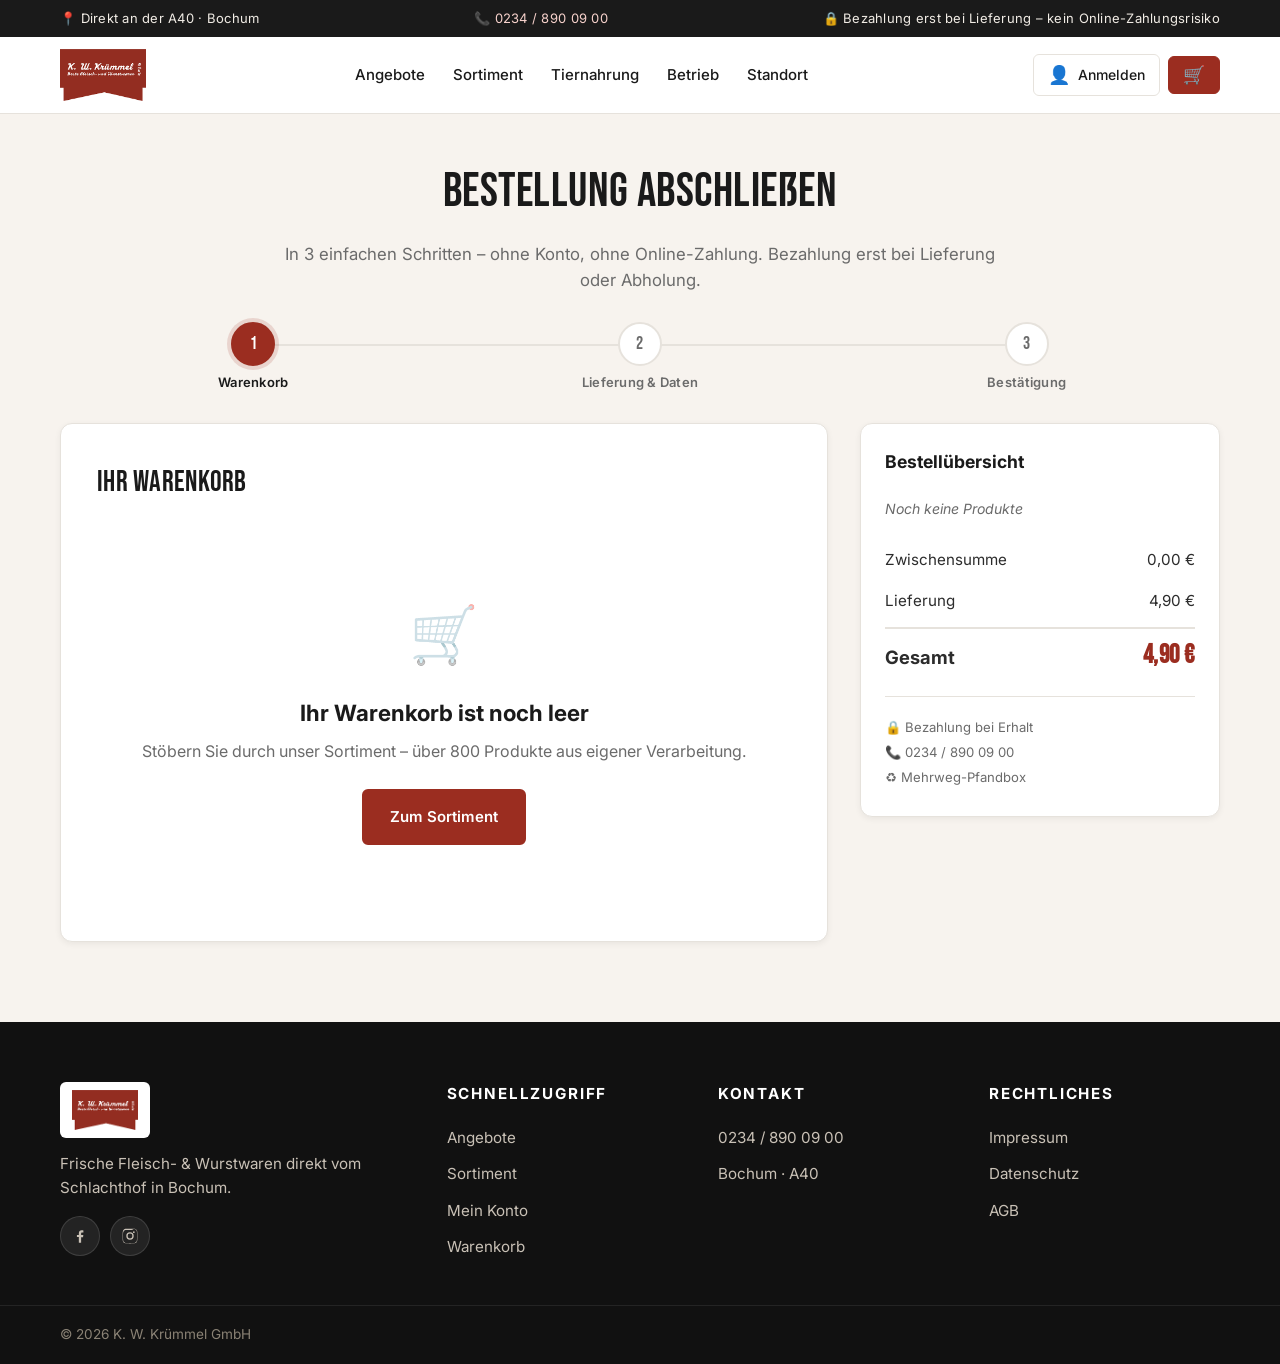
<file: site/kasse.html>
<!DOCTYPE html>
<html lang="de">
<head>
  <meta charset="UTF-8" />
  <meta name="viewport" content="width=device-width, initial-scale=1.0" />
  <title>Kasse – Bestellung abschließen | Krümmel Bochum</title>
  <meta name="description" content="Bestellung abschließen – Krümmel Bochum. 3 einfache Schritte: Warenkorb prüfen, Liefer- oder Abholdaten angeben, bestätigen." />
  <meta name="robots" content="noindex, follow" />
  <meta name="theme-color" content="#9B2D20" />
  <link rel="canonical" href="https://kruemmel-bochum.de/kasse.html" />
  <link rel="icon" href="assets/logo.png" type="image/png" />
  <link rel="apple-touch-icon" href="assets/logo.png" />
  <link rel="preconnect" href="https://fonts.googleapis.com" />
  <link rel="preconnect" href="https://fonts.gstatic.com" crossorigin />
  <link href="https://fonts.googleapis.com/css2?family=Inter:wght@400;500;600;700&family=Bebas+Neue&display=swap" rel="stylesheet" />
  <link rel="stylesheet" href="css/styles.css" />
  <link rel="stylesheet" href="css/shop.css" />
</head>
<body>

  <div class="topbar">
    <div class="container topbar__inner">
      <span class="topbar__item">📍 Direkt an der A40 · Bochum</span>
      <span class="topbar__item">📞 <a href="tel:+492348900900">0234 / 890 09 00</a></span>
      <span class="topbar__item topbar__item--hide-sm">🔒 Bezahlung erst bei Lieferung – kein Online-Zahlungsrisiko</span>
    </div>
  </div>

  <header class="header" id="site-header">
    <div class="container header__inner">
      <a href="index.html" class="header__logo" aria-label="Krümmel Bochum – Startseite">
        <img src="assets/logo.png" alt="K. W. Krümmel GmbH" />
      </a>
      <nav class="nav" aria-label="Hauptnavigation">
        <ul class="nav__list">
          <li><a href="index.html#angebote">Angebote</a></li>
          <li><a href="produkte.html">Sortiment</a></li>
          <li><a href="tiernahrung.html">Tiernahrung</a></li>
          <li><a href="index.html#betrieb">Betrieb</a></li>
          <li><a href="index.html#standort">Standort</a></li>
        </ul>
      </nav>
      <div class="header__actions">
        <a href="login.html" class="header-icon-btn" data-auth-state title="Anmelden">
          <span class="header-icon-btn__icon">👤</span>
          <span class="header-icon-btn__label">
            <span class="when-out">Anmelden</span>
            <span class="when-in">Hallo, <em data-auth-name></em></span>
          </span>
        </a>
        <a href="kasse.html" class="header-icon-btn header-icon-btn--cart is-active" title="Warenkorb">
          <span class="header-icon-btn__icon">🛒</span>
          <span class="header-icon-btn__badge" data-cart-count>0</span>
        </a>
      </div>
      <button class="nav__toggle" aria-label="Menü öffnen" aria-expanded="false" aria-controls="mobile-menu">
        <span></span><span></span><span></span>
      </button>
    </div>
    <div class="mobile-menu" id="mobile-menu" hidden>
      <a href="index.html#angebote">Angebote</a>
      <a href="produkte.html">Sortiment</a>
      <a href="tiernahrung.html">Tiernahrung</a>
      <a href="index.html#betrieb">Betrieb</a>
      <a href="index.html#standort">Standort</a>
      <a href="login.html">Anmelden</a>
      <a href="kasse.html">Warenkorb</a>
    </div>
  </header>

  <main class="checkout" id="top">
    <div class="container">

      <div class="checkout__head">
        <h1>Bestellung abschließen</h1>
        <p class="checkout__lead">In 3 einfachen Schritten – ohne Konto, ohne Online-Zahlung. Bezahlung erst bei Lieferung oder Abholung.</p>
      </div>

      <!-- Stepper -->
      <ol class="stepper" aria-label="Bestellschritte">
        <li class="step is-active" data-step="1">
          <span class="step__num">1</span>
          <span class="step__label">Warenkorb</span>
        </li>
        <li class="step" data-step="2">
          <span class="step__num">2</span>
          <span class="step__label">Lieferung &amp; Daten</span>
        </li>
        <li class="step" data-step="3">
          <span class="step__num">3</span>
          <span class="step__label">Bestätigung</span>
        </li>
      </ol>

      <div class="checkout__layout">

        <div class="checkout__main">

          <!-- ════ Schritt 1: Warenkorb ════ -->
          <section class="step-panel is-active" data-step-panel="1" aria-labelledby="s1-title">
            <h2 id="s1-title" class="step-panel__title">Ihr Warenkorb</h2>

            <div class="cart-list" id="cart-list">
              <!-- gerendert von kasse.js -->
            </div>

            <div class="cart-empty" id="cart-empty" hidden>
              <div class="cart-empty__icon">🛒</div>
              <h3>Ihr Warenkorb ist noch leer</h3>
              <p>Stöbern Sie durch unser Sortiment – über 800 Produkte aus eigener Verarbeitung.</p>
              <a href="produkte.html" class="btn btn--primary">Zum Sortiment</a>
            </div>

            <div class="step-panel__actions" data-show-when="cart-not-empty">
              <a href="produkte.html" class="btn btn--ghost">← Weiter einkaufen</a>
              <button type="button" class="btn btn--primary" data-next>
                Weiter zu Lieferdaten →
              </button>
            </div>
          </section>

          <!-- ════ Schritt 2: Lieferung & Daten ════ -->
          <section class="step-panel" data-step-panel="2" hidden aria-labelledby="s2-title">
            <h2 id="s2-title" class="step-panel__title">Lieferung &amp; Kontaktdaten</h2>

            <fieldset class="fieldset fieldset--toggle">
              <legend>Wie möchten Sie Ihre Bestellung erhalten?</legend>
              <div class="toggle-grid">
                <label class="toggle-card">
                  <input type="radio" name="fulfillment" value="lieferung" checked />
                  <div class="toggle-card__body">
                    <span class="toggle-card__icon">🚚</span>
                    <strong>Lieferung</strong>
                    <span>Sa &amp; So im Umkreis 15 km · ab 4,90 €</span>
                  </div>
                </label>
                <label class="toggle-card">
                  <input type="radio" name="fulfillment" value="abholung" />
                  <div class="toggle-card__body">
                    <span class="toggle-card__icon">🏪</span>
                    <strong>Abholung</strong>
                    <span>Werksverkauf Bochum · keine Gebühr</span>
                  </div>
                </label>
              </div>
            </fieldset>

            <fieldset class="fieldset" data-show-for="lieferung">
              <legend>Lieferadresse</legend>
              <div class="form-grid">
                <div class="field field--span-2">
                  <label for="street">Straße &amp; Hausnummer *</label>
                  <input type="text" id="street" name="street" required autocomplete="street-address" />
                </div>
                <div class="field">
                  <label for="zip">PLZ *</label>
                  <input type="text" id="zip" name="zip" required pattern="[0-9]{5}" inputmode="numeric" autocomplete="postal-code" />
                  <span class="field__hint" id="zip-hint"></span>
                </div>
                <div class="field">
                  <label for="city">Ort *</label>
                  <input type="text" id="city" name="city" required value="Bochum" autocomplete="address-level2" />
                </div>
              </div>

              <label for="slot" class="field__label-block">Lieferslot *</label>
              <select id="slot" name="slot" class="select-block" required>
                <option value="">Slot wählen …</option>
                <optgroup label="Samstag">
                  <option value="sa-10-12">Samstag · 10:00 – 12:00</option>
                  <option value="sa-12-14">Samstag · 12:00 – 14:00</option>
                  <option value="sa-14-16">Samstag · 14:00 – 16:00</option>
                  <option value="sa-16-18">Samstag · 16:00 – 18:00</option>
                </optgroup>
                <optgroup label="Sonntag">
                  <option value="so-10-12">Sonntag · 10:00 – 12:00</option>
                  <option value="so-12-14">Sonntag · 12:00 – 14:00</option>
                  <option value="so-14-17">Sonntag · 14:00 – 17:00 (+2 € Sonntagszuschlag)</option>
                </optgroup>
              </select>
            </fieldset>

            <fieldset class="fieldset" data-show-for="abholung" hidden>
              <legend>Abholung im Werksverkauf</legend>
              <div class="info-box">
                <strong>📍 K. W. Krümmel GmbH · Bochum (A40)</strong>
                <p>Mo–Fr 07:00–18:00 · Sa 07:00–14:00 · So geschlossen</p>
                <p>Wir benachrichtigen Sie, sobald Ihre Bestellung abholbereit ist – meist innerhalb von 30 Minuten.</p>
              </div>
              <label for="pickup-time" class="field__label-block">Wunsch-Abholzeit</label>
              <input type="text" id="pickup-time" name="pickup-time" placeholder="z. B. heute 16:00" />
            </fieldset>

            <fieldset class="fieldset">
              <legend>Ihre Kontaktdaten</legend>
              <div class="form-grid">
                <div class="field field--span-2">
                  <label for="name">Name *</label>
                  <input type="text" id="name" name="name" required autocomplete="name" />
                </div>
                <div class="field">
                  <label for="phone">Telefon *</label>
                  <input type="tel" id="phone" name="phone" required autocomplete="tel" />
                </div>
                <div class="field">
                  <label for="email">E-Mail</label>
                  <input type="email" id="email" name="email" autocomplete="email" />
                </div>
                <div class="field field--span-2">
                  <label for="notes">Anmerkung (optional)</label>
                  <textarea id="notes" name="notes" rows="2" placeholder="Wunsch zur Verpackung, Klingelschild, etc."></textarea>
                </div>
              </div>
            </fieldset>

            <div class="step-panel__actions">
              <button type="button" class="btn btn--ghost" data-prev>← Zurück</button>
              <button type="button" class="btn btn--primary" data-next>
                Weiter zur Bestätigung →
              </button>
            </div>
          </section>

          <!-- ════ Schritt 3: Bestätigung ════ -->
          <section class="step-panel" data-step-panel="3" hidden aria-labelledby="s3-title">
            <h2 id="s3-title" class="step-panel__title">Bestellung prüfen &amp; absenden</h2>

            <div class="confirm-block">
              <h3>Lieferung</h3>
              <div id="confirm-delivery"></div>
            </div>

            <div class="confirm-block">
              <h3>Kontakt</h3>
              <div id="confirm-contact"></div>
            </div>

            <div class="confirm-block">
              <h3>Bestellung</h3>
              <div id="confirm-items"></div>
            </div>

            <div class="payment-info">
              <span class="payment-info__icon">🔒</span>
              <div>
                <strong>Bezahlung erst bei Lieferung oder Abholung</strong>
                <p>Bar oder per EC-Karte. Keine Online-Zahlung – kein Risiko.</p>
              </div>
            </div>

            <label class="agb-check">
              <input type="checkbox" id="agb" required />
              <span>Ich akzeptiere die AGB und habe die Datenschutzerklärung gelesen.</span>
            </label>

            <div class="step-panel__actions">
              <button type="button" class="btn btn--ghost" data-prev>← Zurück</button>
              <button type="button" class="btn btn--primary btn--lg" id="submit-order">
                ✓ Verbindlich bestellen
              </button>
            </div>

            <p class="alt-channel">
              Lieber telefonisch bestellen?
              <a href="tel:+492348900900">📞 0234 / 890 09 00</a>
            </p>
          </section>

          <!-- ════ Erfolgsbestätigung ════ -->
          <section class="step-panel step-panel--success" data-step-panel="success" hidden>
            <div class="success-box">
              <div class="success-box__icon">✓</div>
              <h2>Vielen Dank für Ihre Bestellung!</h2>
              <p class="success-box__lead">Wir haben Ihre Bestellung erhalten und bestätigen sie in Kürze telefonisch oder per E-Mail.</p>
              <div class="success-box__order" id="success-order"></div>
              <div class="success-box__cta">
                <a href="index.html" class="btn btn--primary">Zur Startseite</a>
                <a href="produkte.html" class="btn btn--ghost">Weiter einkaufen</a>
              </div>
            </div>
          </section>

        </div>

        <!-- Sticky Order Summary -->
        <aside class="checkout__summary" id="summary">
          <div class="summary">
            <h3 class="summary__title">Bestellübersicht</h3>
            <ul class="summary__list" id="summary-list"></ul>
            <div class="summary__row">
              <span>Zwischensumme</span>
              <span id="summary-subtotal">0,00 €</span>
            </div>
            <div class="summary__row" id="summary-delivery-row">
              <span>Lieferung</span>
              <span id="summary-delivery">–</span>
            </div>
            <div class="summary__row summary__row--total">
              <strong>Gesamt</strong>
              <strong id="summary-total">0,00 €</strong>
            </div>
            <div class="summary__progress" id="summary-progress" hidden>
              <div class="summary__progress-bar">
                <div class="summary__progress-fill" id="progress-fill"></div>
              </div>
              <p id="progress-text"></p>
            </div>
            <div class="summary__trust">
              <p>🔒 Bezahlung bei Erhalt</p>
              <p>📞 0234 / 890 09 00</p>
              <p>♻️ Mehrweg-Pfandbox</p>
            </div>
          </div>
        </aside>

      </div>

    </div>
  </main>

  <footer class="footer">
    <div class="container footer__inner">
      <div class="footer__brand">
        <img src="assets/logo.png" alt="K. W. Krümmel GmbH" width="160" height="56" loading="lazy" />
        <p>Frische Fleisch- &amp; Wurstwaren direkt vom Schlachthof in Bochum.</p>
        <div class="footer__social" aria-label="Social Media">
          <a href="https://www.facebook.com/pages/K-W-Krümmel/329965150423670" target="_blank" rel="noopener" aria-label="Krümmel Bochum auf Facebook" title="Facebook">
            <svg viewBox="0 0 24 24" aria-hidden="true"><path d="M13.5 21v-7.5h2.55l.38-2.96H13.5v-1.9c0-.86.24-1.44 1.47-1.44h1.57V4.55c-.27-.04-1.2-.12-2.28-.12-2.26 0-3.81 1.38-3.81 3.91v2.18H7.9v2.96h2.55V21h3.05z"/></svg>
          </a>
          <a href="#" target="_blank" rel="noopener" aria-label="Instagram (folgt in Kürze)" title="Instagram folgt" aria-disabled="true">
            <svg viewBox="0 0 24 24" aria-hidden="true"><path d="M12 2.2c3.2 0 3.6 0 4.85.07 1.17.05 1.8.25 2.23.41.56.22.96.48 1.38.9.42.42.68.82.9 1.38.16.42.36 1.06.41 2.23.06 1.25.07 1.62.07 4.85s0 3.6-.07 4.85c-.05 1.17-.25 1.8-.41 2.23-.22.56-.48.96-.9 1.38-.42.42-.82.68-1.38.9-.42.16-1.06.36-2.23.41-1.25.06-1.62.07-4.85.07s-3.6 0-4.85-.07c-1.17-.05-1.8-.25-2.23-.41a3.7 3.7 0 0 1-1.38-.9 3.7 3.7 0 0 1-.9-1.38c-.16-.42-.36-1.06-.41-2.23C2.2 15.6 2.2 15.23 2.2 12s0-3.6.07-4.85c.05-1.17.25-1.8.41-2.23.22-.56.48-.96.9-1.38.42-.42.82-.68 1.38-.9.42-.16 1.06-.36 2.23-.41C8.4 2.21 8.78 2.2 12 2.2zm0 1.8c-3.17 0-3.5 0-4.74.07-1.07.05-1.65.23-2.04.38-.51.2-.88.44-1.27.83-.39.39-.63.75-.83 1.27-.15.39-.33.97-.38 2.04C2.7 8.5 2.7 8.83 2.7 12s0 3.5.07 4.74c.05 1.07.23 1.65.38 2.04.2.51.44.88.83 1.27.39.39.75.63 1.27.83.39.15.97.33 2.04.38 1.24.06 1.57.07 4.74.07s3.5 0 4.74-.07c1.07-.05 1.65-.23 2.04-.38.51-.2.88-.44 1.27-.83.39-.39.63-.75.83-1.27.15-.39.33-.97.38-2.04.06-1.24.07-1.57.07-4.74s0-3.5-.07-4.74c-.05-1.07-.23-1.65-.38-2.04a3.4 3.4 0 0 0-.83-1.27 3.4 3.4 0 0 0-1.27-.83c-.39-.15-.97-.33-2.04-.38C15.5 4 15.17 4 12 4zm0 3.06a4.94 4.94 0 1 1 0 9.88 4.94 4.94 0 0 1 0-9.88zm0 8.14a3.2 3.2 0 1 0 0-6.4 3.2 3.2 0 0 0 0 6.4zm6.27-8.34a1.15 1.15 0 1 1-2.3 0 1.15 1.15 0 0 1 2.3 0z"/></svg>
          </a>
        </div>
      </div>
      <div class="footer__col">
        <h4>Schnellzugriff</h4>
        <ul>
          <li><a href="index.html#angebote">Angebote</a></li>
          <li><a href="produkte.html">Sortiment</a></li>
          <li><a href="login.html">Mein Konto</a></li>
          <li><a href="kasse.html">Warenkorb</a></li>
        </ul>
      </div>
      <div class="footer__col">
        <h4>Kontakt</h4>
        <ul>
          <li><a href="tel:+492348900900">0234 / 890 09 00</a></li>
          <li>Bochum · A40</li>
        </ul>
      </div>
      <div class="footer__col">
        <h4>Rechtliches</h4>
        <ul>
          <li><a href="#">Impressum</a></li>
          <li><a href="#">Datenschutz</a></li>
          <li><a href="#">AGB</a></li>
        </ul>
      </div>
    </div>
    <div class="footer__bottom">
      <div class="container">© <span id="year"></span> K. W. Krümmel GmbH</div>
    </div>
  </footer>

  <script src="js/main.js" defer></script>
  <script src="js/auth.js" defer></script>
  <script src="js/cart.js" defer></script>
  <script src="js/kasse.js" defer></script>
</body>
</html>
</file>
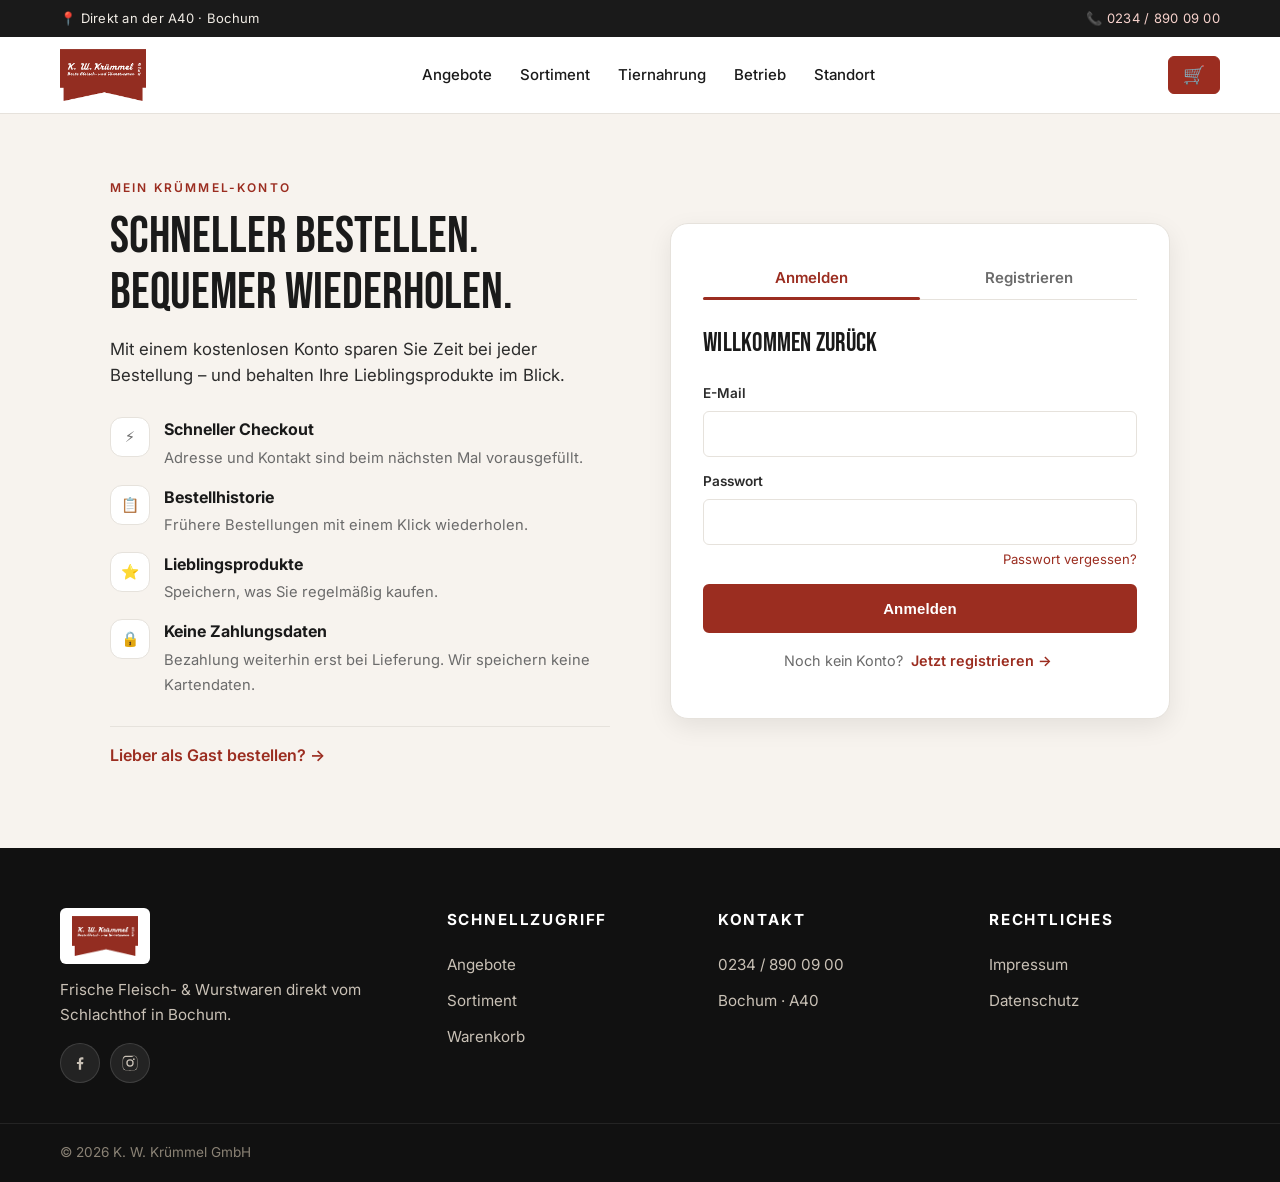
<file: site/login.html>
<!DOCTYPE html>
<html lang="de">
<head>
  <meta charset="UTF-8" />
  <meta name="viewport" content="width=device-width, initial-scale=1.0" />
  <title>Anmelden &amp; Konto – Krümmel Bochum</title>
  <meta name="description" content="Anmelden oder Konto erstellen – Krümmel Bochum. Schneller bestellen, Lieferadresse speichern, Bestellhistorie einsehen." />
  <meta name="robots" content="noindex, follow" />
  <meta name="theme-color" content="#9B2D20" />
  <link rel="canonical" href="https://kruemmel-bochum.de/login.html" />
  <link rel="icon" href="assets/logo.png" type="image/png" />
  <link rel="apple-touch-icon" href="assets/logo.png" />
  <link rel="preconnect" href="https://fonts.googleapis.com" />
  <link rel="preconnect" href="https://fonts.gstatic.com" crossorigin />
  <link href="https://fonts.googleapis.com/css2?family=Inter:wght@400;500;600;700&family=Bebas+Neue&display=swap" rel="stylesheet" />
  <link rel="stylesheet" href="css/styles.css" />
  <link rel="stylesheet" href="css/shop.css" />
</head>
<body class="page-login">

  <div class="topbar">
    <div class="container topbar__inner">
      <span class="topbar__item">📍 Direkt an der A40 · Bochum</span>
      <span class="topbar__item">📞 <a href="tel:+492348900900">0234 / 890 09 00</a></span>
    </div>
  </div>

  <header class="header" id="site-header">
    <div class="container header__inner">
      <a href="index.html" class="header__logo" aria-label="Krümmel Bochum – Startseite">
        <img src="assets/logo.png" alt="K. W. Krümmel GmbH" />
      </a>
      <nav class="nav" aria-label="Hauptnavigation">
        <ul class="nav__list">
          <li><a href="index.html#angebote">Angebote</a></li>
          <li><a href="produkte.html">Sortiment</a></li>
          <li><a href="tiernahrung.html">Tiernahrung</a></li>
          <li><a href="index.html#betrieb">Betrieb</a></li>
          <li><a href="index.html#standort">Standort</a></li>
        </ul>
      </nav>
      <div class="header__actions">
        <a href="kasse.html" class="header-icon-btn header-icon-btn--cart" title="Warenkorb">
          <span class="header-icon-btn__icon">🛒</span>
          <span class="header-icon-btn__badge" data-cart-count>0</span>
        </a>
      </div>
      <button class="nav__toggle" aria-label="Menü öffnen" aria-expanded="false" aria-controls="mobile-menu">
        <span></span><span></span><span></span>
      </button>
    </div>
    <div class="mobile-menu" id="mobile-menu" hidden>
      <a href="index.html#angebote">Angebote</a>
      <a href="produkte.html">Sortiment</a>
      <a href="tiernahrung.html">Tiernahrung</a>
      <a href="index.html#betrieb">Betrieb</a>
      <a href="index.html#standort">Standort</a>
      <a href="kasse.html">Warenkorb</a>
    </div>
  </header>

  <main class="login-page">
    <div class="container login-grid">

      <!-- Linke Spalte: Vorteile -->
      <aside class="login-side">
        <span class="login-side__eyebrow">Mein Krümmel-Konto</span>
        <h1>Schneller bestellen.<br />Bequemer wiederholen.</h1>
        <p>Mit einem kostenlosen Konto sparen Sie Zeit bei jeder Bestellung – und behalten Ihre Lieblings­produkte im Blick.</p>

        <ul class="login-benefits">
          <li>
            <span class="login-benefits__icon">⚡</span>
            <div>
              <strong>Schneller Checkout</strong>
              <span>Adresse und Kontakt sind beim nächsten Mal vorausgefüllt.</span>
            </div>
          </li>
          <li>
            <span class="login-benefits__icon">📋</span>
            <div>
              <strong>Bestellhistorie</strong>
              <span>Frühere Bestellungen mit einem Klick wiederholen.</span>
            </div>
          </li>
          <li>
            <span class="login-benefits__icon">⭐</span>
            <div>
              <strong>Lieblingsprodukte</strong>
              <span>Speichern, was Sie regelmäßig kaufen.</span>
            </div>
          </li>
          <li>
            <span class="login-benefits__icon">🔒</span>
            <div>
              <strong>Keine Zahlungsdaten</strong>
              <span>Bezahlung weiterhin erst bei Lieferung. Wir speichern keine Kartendaten.</span>
            </div>
          </li>
        </ul>

        <div class="login-side__alt">
          <a href="kasse.html">Lieber als Gast bestellen? →</a>
        </div>
      </aside>

      <!-- Rechte Spalte: Auth-Card -->
      <section class="auth-card" aria-labelledby="auth-title">

        <!-- Eingeloggt-Ansicht -->
        <div class="auth-card__inner auth-card__inner--account" data-view="account" hidden>
          <div class="account-greeting">
            <div class="account-avatar" aria-hidden="true">👤</div>
            <h2>Hallo <span data-auth-name></span>!</h2>
            <p id="account-email"></p>
          </div>
          <div class="account-actions">
            <a href="kasse.html" class="btn btn--primary">🛒 Zum Warenkorb</a>
            <a href="produkte.html" class="btn btn--ghost">Sortiment durchstöbern</a>
            <button type="button" class="btn btn--ghost" id="logout-btn">Abmelden</button>
          </div>
        </div>

        <!-- Auth-Formular -->
        <div class="auth-card__inner" data-view="auth">
          <div class="auth-tabs" role="tablist">
            <button class="auth-tab is-active" data-tab="login" role="tab" aria-selected="true">Anmelden</button>
            <button class="auth-tab" data-tab="register" role="tab" aria-selected="false">Registrieren</button>
          </div>

          <!-- Login -->
          <form class="auth-form is-active" data-form="login" novalidate>
            <h2 id="auth-title" class="auth-card__title">Willkommen zurück</h2>
            <div class="field">
              <label for="login-email">E-Mail</label>
              <input type="email" id="login-email" name="email" required autocomplete="email" />
            </div>
            <div class="field">
              <label for="login-password">Passwort</label>
              <input type="password" id="login-password" name="password" required autocomplete="current-password" />
              <a href="#" class="field__forgot">Passwort vergessen?</a>
            </div>
            <div class="auth-form__error" data-error hidden></div>
            <button type="submit" class="btn btn--primary btn--block">Anmelden</button>
            <p class="auth-form__switch">
              Noch kein Konto?
              <button type="button" class="auth-form__switch-btn" data-switch-to="register">Jetzt registrieren →</button>
            </p>
          </form>

          <!-- Register -->
          <form class="auth-form" data-form="register" novalidate>
            <h2 class="auth-card__title">Konto erstellen</h2>
            <div class="field">
              <label for="reg-name">Vor- und Nachname</label>
              <input type="text" id="reg-name" name="name" required autocomplete="name" />
            </div>
            <div class="field">
              <label for="reg-email">E-Mail</label>
              <input type="email" id="reg-email" name="email" required autocomplete="email" />
            </div>
            <div class="field">
              <label for="reg-phone">Telefon (optional)</label>
              <input type="tel" id="reg-phone" name="phone" autocomplete="tel" />
            </div>
            <div class="field">
              <label for="reg-password">Passwort wählen</label>
              <input type="password" id="reg-password" name="password" required minlength="6" autocomplete="new-password" />
              <span class="field__hint">Mindestens 6 Zeichen.</span>
            </div>
            <label class="agb-check">
              <input type="checkbox" required />
              <span>Ich akzeptiere die AGB und Datenschutz­hinweise.</span>
            </label>
            <div class="auth-form__error" data-error hidden></div>
            <button type="submit" class="btn btn--primary btn--block">Kostenlos registrieren</button>
            <p class="auth-form__switch">
              Schon ein Konto?
              <button type="button" class="auth-form__switch-btn" data-switch-to="login">Jetzt anmelden →</button>
            </p>
          </form>
        </div>

      </section>

    </div>
  </main>

  <footer class="footer">
    <div class="container footer__inner">
      <div class="footer__brand">
        <img src="assets/logo.png" alt="K. W. Krümmel GmbH" width="160" height="56" loading="lazy" />
        <p>Frische Fleisch- &amp; Wurstwaren direkt vom Schlachthof in Bochum.</p>
        <div class="footer__social" aria-label="Social Media">
          <a href="https://www.facebook.com/pages/K-W-Krümmel/329965150423670" target="_blank" rel="noopener" aria-label="Krümmel Bochum auf Facebook" title="Facebook">
            <svg viewBox="0 0 24 24" aria-hidden="true"><path d="M13.5 21v-7.5h2.55l.38-2.96H13.5v-1.9c0-.86.24-1.44 1.47-1.44h1.57V4.55c-.27-.04-1.2-.12-2.28-.12-2.26 0-3.81 1.38-3.81 3.91v2.18H7.9v2.96h2.55V21h3.05z"/></svg>
          </a>
          <a href="#" target="_blank" rel="noopener" aria-label="Instagram (folgt in Kürze)" title="Instagram folgt" aria-disabled="true">
            <svg viewBox="0 0 24 24" aria-hidden="true"><path d="M12 2.2c3.2 0 3.6 0 4.85.07 1.17.05 1.8.25 2.23.41.56.22.96.48 1.38.9.42.42.68.82.9 1.38.16.42.36 1.06.41 2.23.06 1.25.07 1.62.07 4.85s0 3.6-.07 4.85c-.05 1.17-.25 1.8-.41 2.23-.22.56-.48.96-.9 1.38-.42.42-.82.68-1.38.9-.42.16-1.06.36-2.23.41-1.25.06-1.62.07-4.85.07s-3.6 0-4.85-.07c-1.17-.05-1.8-.25-2.23-.41a3.7 3.7 0 0 1-1.38-.9 3.7 3.7 0 0 1-.9-1.38c-.16-.42-.36-1.06-.41-2.23C2.2 15.6 2.2 15.23 2.2 12s0-3.6.07-4.85c.05-1.17.25-1.8.41-2.23.22-.56.48-.96.9-1.38.42-.42.82-.68 1.38-.9.42-.16 1.06-.36 2.23-.41C8.4 2.21 8.78 2.2 12 2.2zm0 1.8c-3.17 0-3.5 0-4.74.07-1.07.05-1.65.23-2.04.38-.51.2-.88.44-1.27.83-.39.39-.63.75-.83 1.27-.15.39-.33.97-.38 2.04C2.7 8.5 2.7 8.83 2.7 12s0 3.5.07 4.74c.05 1.07.23 1.65.38 2.04.2.51.44.88.83 1.27.39.39.75.63 1.27.83.39.15.97.33 2.04.38 1.24.06 1.57.07 4.74.07s3.5 0 4.74-.07c1.07-.05 1.65-.23 2.04-.38.51-.2.88-.44 1.27-.83.39-.39.63-.75.83-1.27.15-.39.33-.97.38-2.04.06-1.24.07-1.57.07-4.74s0-3.5-.07-4.74c-.05-1.07-.23-1.65-.38-2.04a3.4 3.4 0 0 0-.83-1.27 3.4 3.4 0 0 0-1.27-.83c-.39-.15-.97-.33-2.04-.38C15.5 4 15.17 4 12 4zm0 3.06a4.94 4.94 0 1 1 0 9.88 4.94 4.94 0 0 1 0-9.88zm0 8.14a3.2 3.2 0 1 0 0-6.4 3.2 3.2 0 0 0 0 6.4zm6.27-8.34a1.15 1.15 0 1 1-2.3 0 1.15 1.15 0 0 1 2.3 0z"/></svg>
          </a>
        </div>
      </div>
      <div class="footer__col">
        <h4>Schnellzugriff</h4>
        <ul>
          <li><a href="index.html#angebote">Angebote</a></li>
          <li><a href="produkte.html">Sortiment</a></li>
          <li><a href="kasse.html">Warenkorb</a></li>
        </ul>
      </div>
      <div class="footer__col">
        <h4>Kontakt</h4>
        <ul>
          <li><a href="tel:+492348900900">0234 / 890 09 00</a></li>
          <li>Bochum · A40</li>
        </ul>
      </div>
      <div class="footer__col">
        <h4>Rechtliches</h4>
        <ul>
          <li><a href="#">Impressum</a></li>
          <li><a href="#">Datenschutz</a></li>
        </ul>
      </div>
    </div>
    <div class="footer__bottom">
      <div class="container">© <span id="year"></span> K. W. Krümmel GmbH</div>
    </div>
  </footer>

  <script src="js/main.js" defer></script>
  <script src="js/auth.js" defer></script>
  <script src="js/cart.js" defer></script>
  <script src="js/login.js" defer></script>
</body>
</html>
</file>
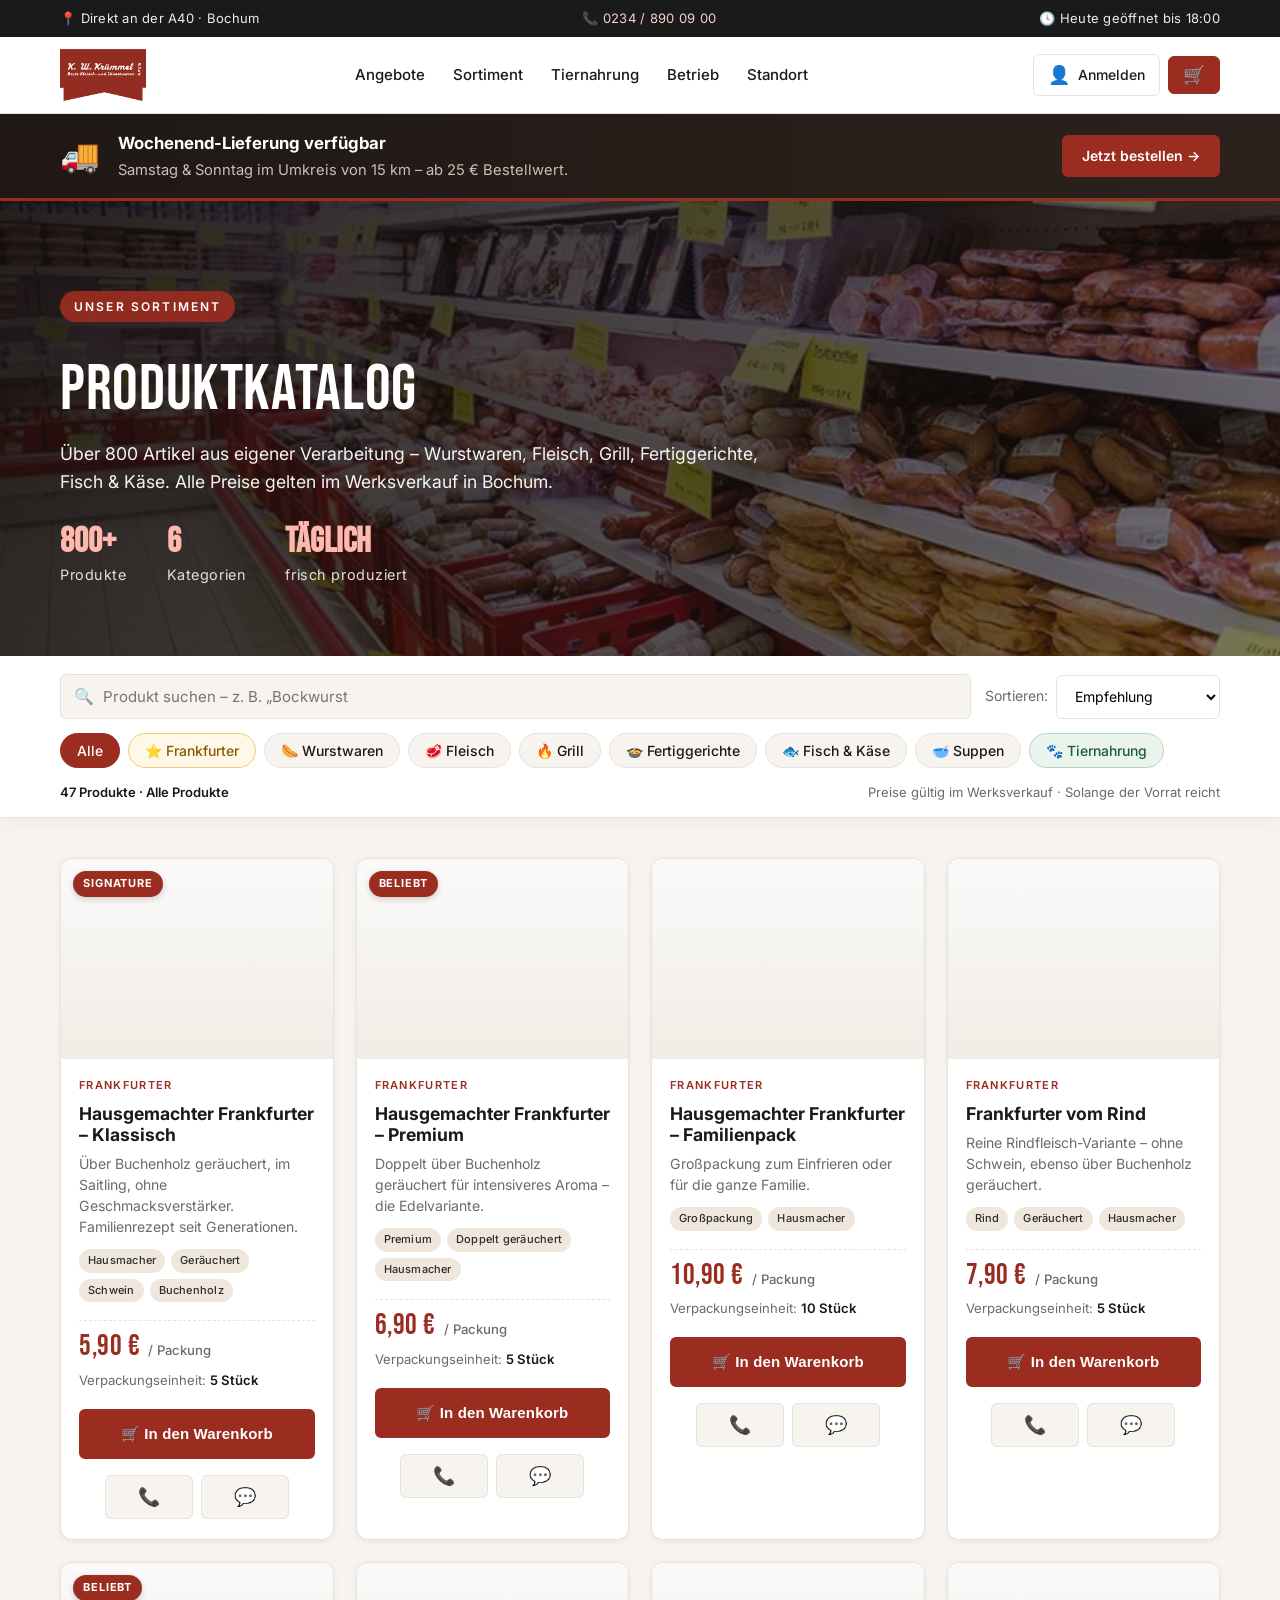
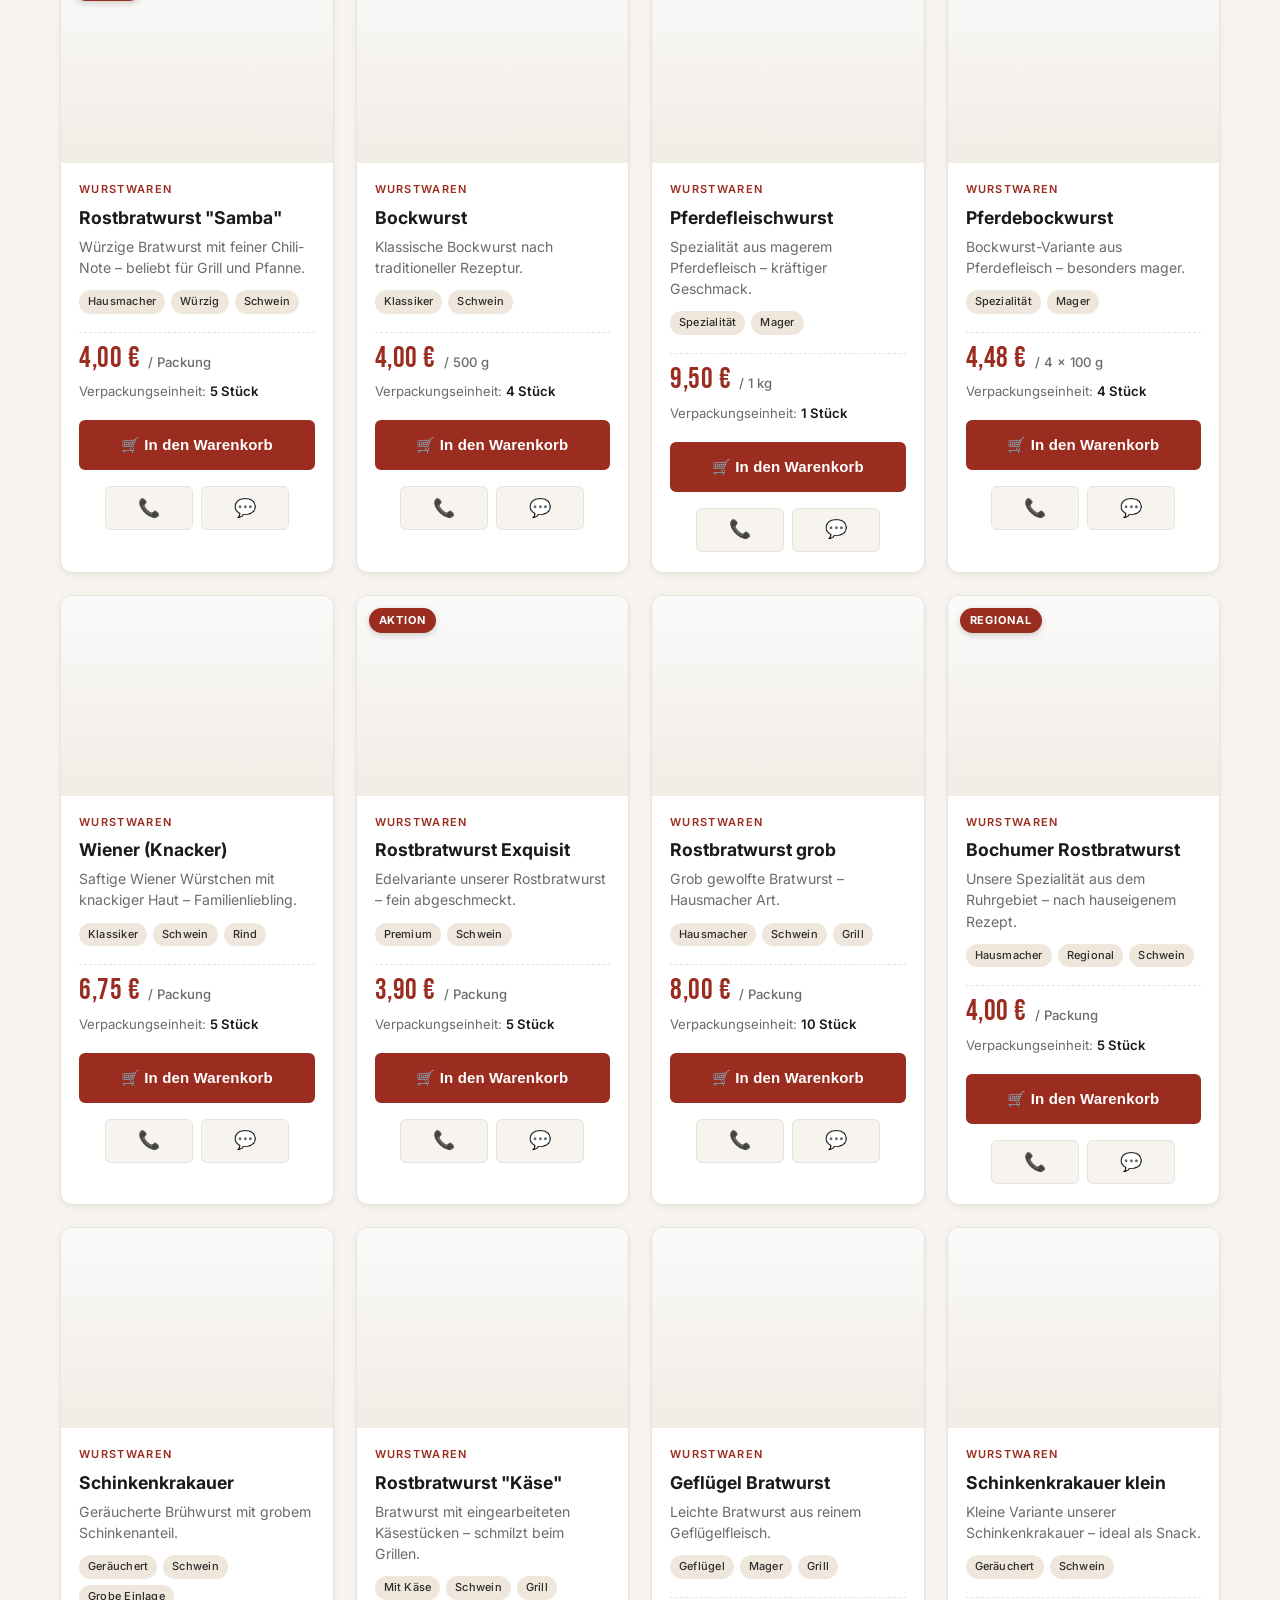
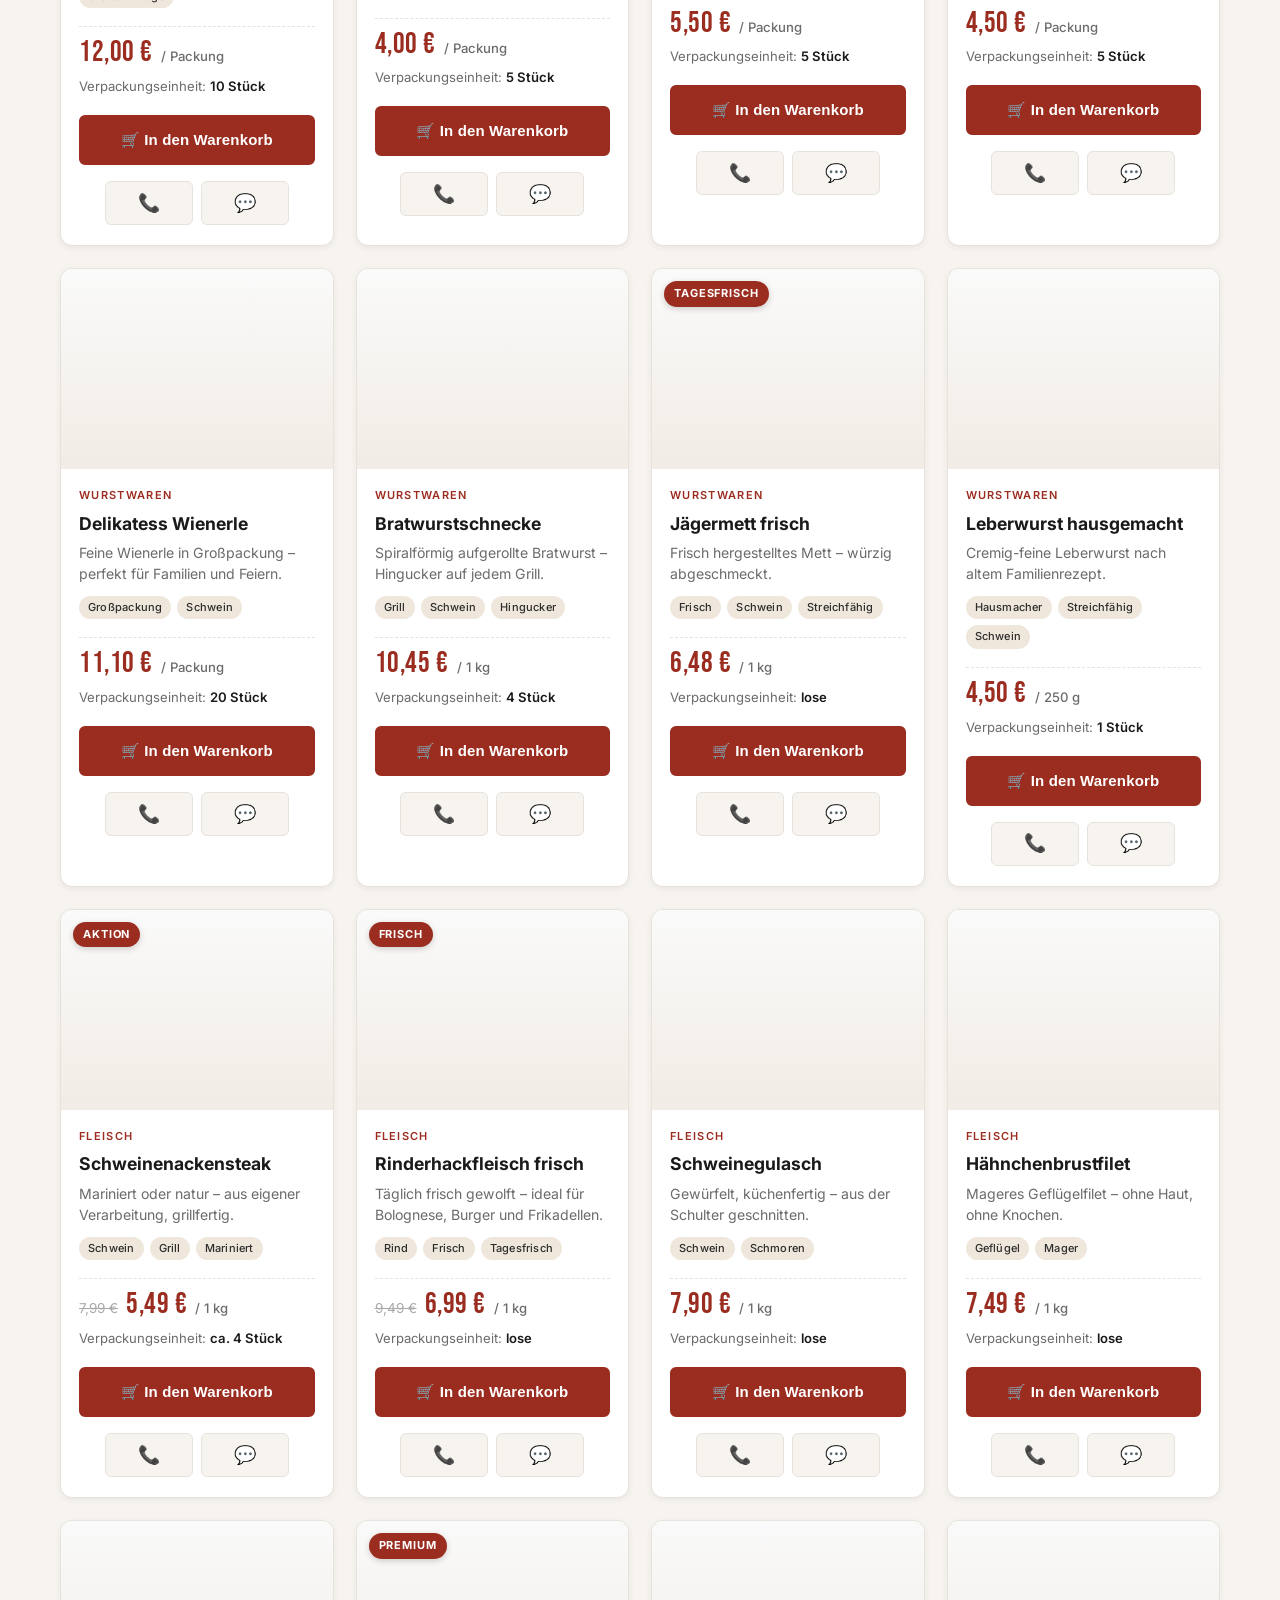
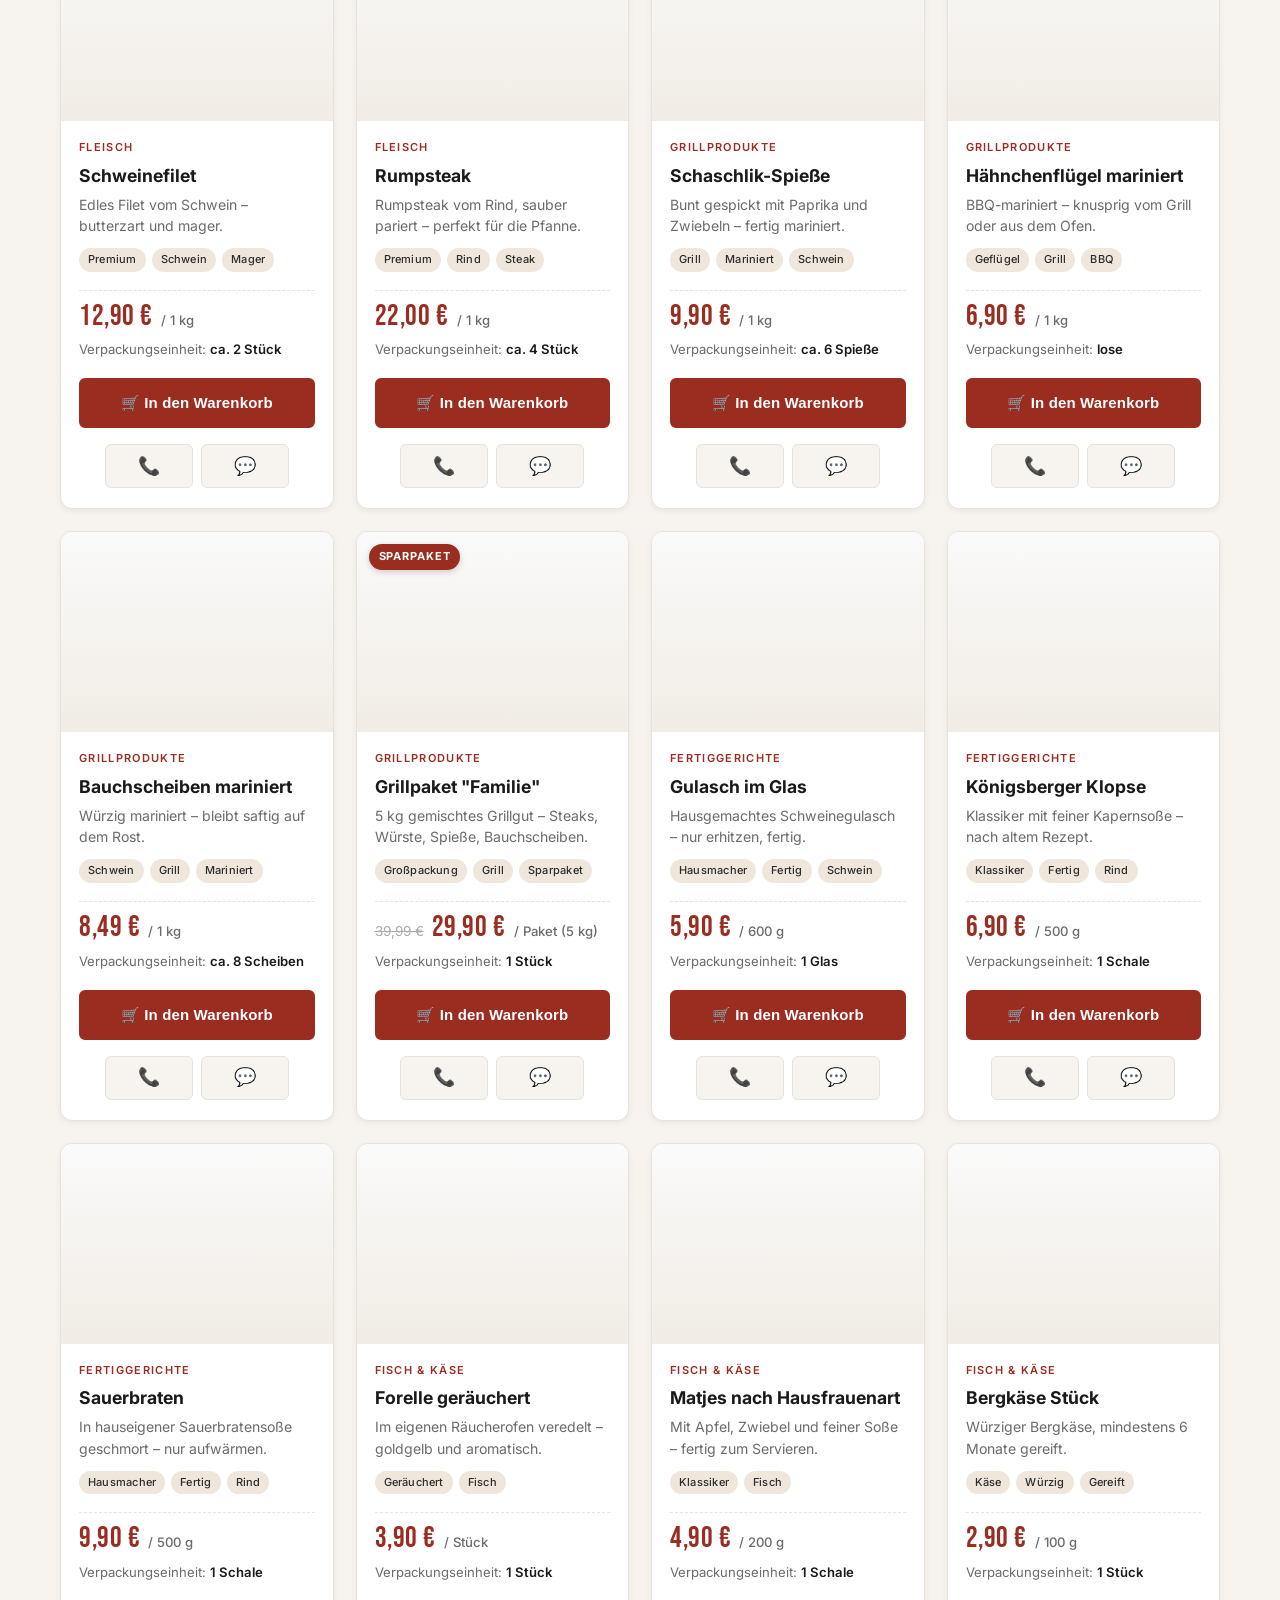
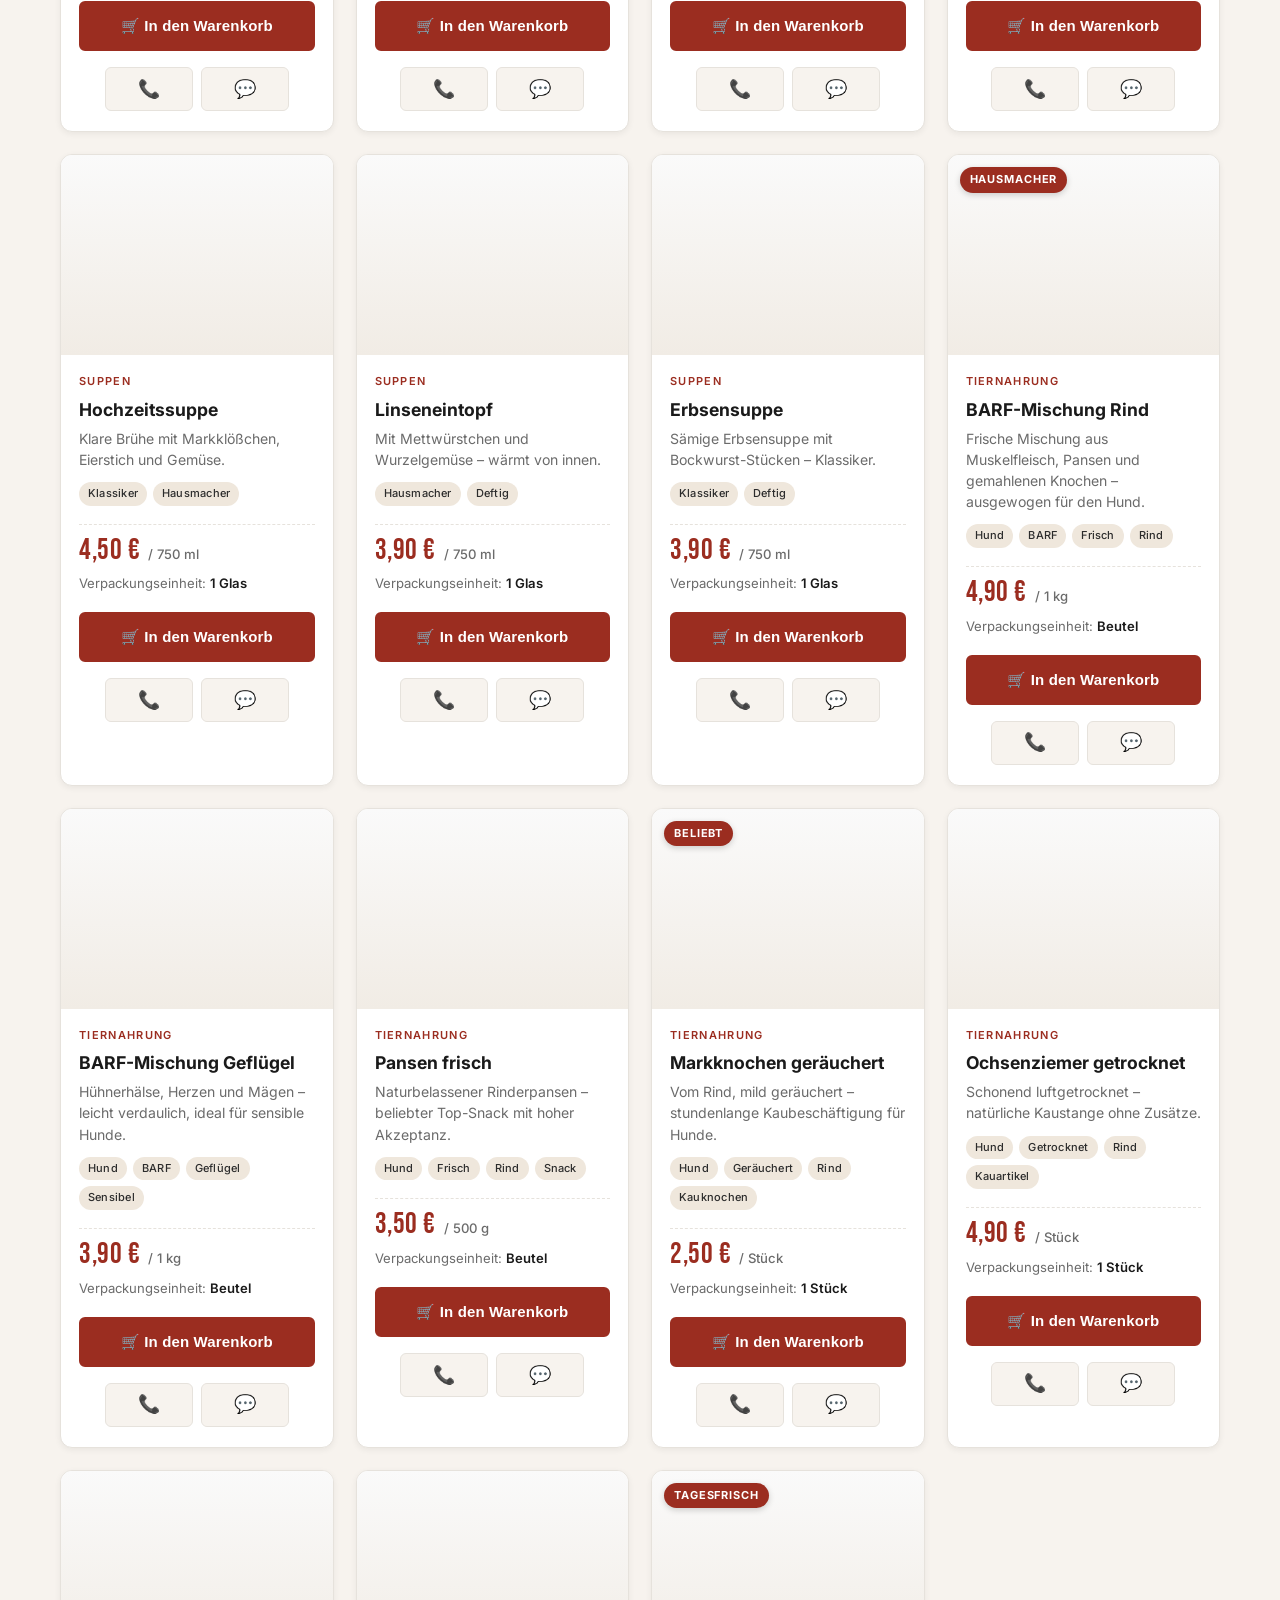
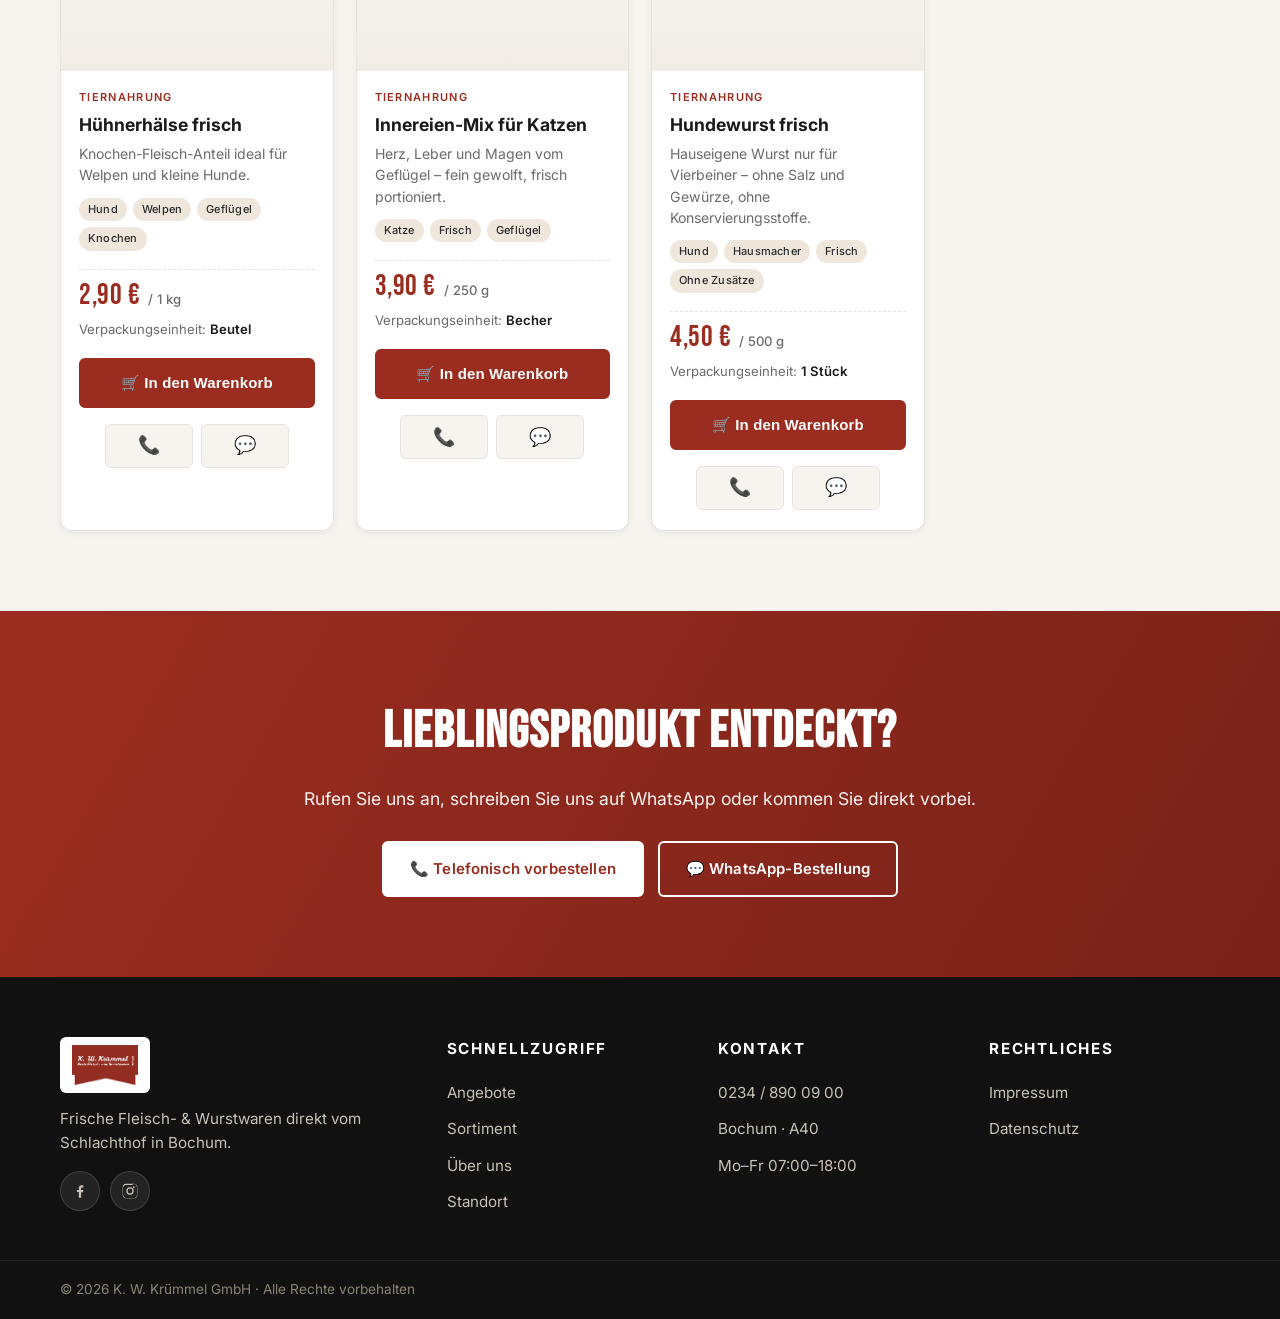
<file: site/produkte.html>
<!DOCTYPE html>
<html lang="de">
<head>
  <meta charset="UTF-8" />
  <meta name="viewport" content="width=device-width, initial-scale=1.0" />

  <title>Sortiment &amp; Produktkatalog – Krümmel Bochum | 800+ Fleisch- &amp; Wurstwaren</title>
  <meta name="description" content="Über 800 Produkte aus eigener Verarbeitung: Wurstwaren, Fleisch, Frankfurter, Grill, Fertiggerichte, Fisch &amp; Käse, BARF-Tiernahrung. Preise inkl. Verpackungseinheit. Werksverkauf Bochum-Hamme." />
  <meta name="keywords" content="Wurst Bochum, Fleisch Bochum, Frankfurter Bochum, Grillfleisch, BARF Bochum, Werksverkauf Sortiment, Krümmel Produktkatalog" />
  <meta name="robots" content="index, follow" />
  <meta name="theme-color" content="#9B2D20" />
  <link rel="canonical" href="https://kruemmel-bochum.de/produkte.html" />

  <meta property="og:type" content="website" />
  <meta property="og:locale" content="de_DE" />
  <meta property="og:site_name" content="Krümmel Bochum" />
  <meta property="og:title" content="Sortiment &amp; Produktkatalog – Krümmel Bochum" />
  <meta property="og:description" content="Über 800 Produkte aus eigener Verarbeitung – Fleisch, Wurst, Frankfurter, Grill, Fisch &amp; Käse, BARF." />
  <meta property="og:url" content="https://kruemmel-bochum.de/produkte.html" />
  <meta property="og:image" content="https://kruemmel-bochum.de/assets/regale.webp" />
  <meta name="twitter:card" content="summary_large_image" />
  <meta name="twitter:image" content="https://kruemmel-bochum.de/assets/regale.webp" />

  <link rel="icon" href="assets/logo.png" type="image/png" />
  <link rel="apple-touch-icon" href="assets/logo.png" />
  <link rel="preconnect" href="https://fonts.googleapis.com" />
  <link rel="preconnect" href="https://fonts.gstatic.com" crossorigin />
  <link href="https://fonts.googleapis.com/css2?family=Inter:wght@400;500;600;700&family=Bebas+Neue&display=swap" rel="stylesheet" />
  <link rel="stylesheet" href="css/styles.css" />
  <link rel="stylesheet" href="css/catalog.css" />
  <link rel="stylesheet" href="css/shop.css" />

  <!-- Breadcrumb -->
  <script type="application/ld+json">
  {
    "@context": "https://schema.org",
    "@type": "BreadcrumbList",
    "itemListElement": [
      { "@type": "ListItem", "position": 1, "name": "Start", "item": "https://kruemmel-bochum.de/" },
      { "@type": "ListItem", "position": 2, "name": "Sortiment", "item": "https://kruemmel-bochum.de/produkte.html" }
    ]
  }
  </script>

  <!-- Sortiment-Übersicht -->
  <script type="application/ld+json">
  {
    "@context": "https://schema.org",
    "@type": "CollectionPage",
    "name": "Sortiment Krümmel Bochum",
    "description": "Produktkatalog der K. W. Krümmel GmbH mit über 800 Artikeln aus eigener Verarbeitung.",
    "url": "https://kruemmel-bochum.de/produkte.html",
    "isPartOf": { "@id": "https://kruemmel-bochum.de/#business" },
    "about": [
      "Fleisch", "Wurstwaren", "Frankfurter", "Grillprodukte",
      "Fertiggerichte", "Fisch & Käse", "Suppen", "Tiernahrung"
    ]
  }
  </script>
</head>
<body>

  <!-- Top bar -->
  <div class="topbar">
    <div class="container topbar__inner">
      <span class="topbar__item">📍 Direkt an der A40 · Bochum</span>
      <span class="topbar__item">📞 <a href="tel:+492348900900">0234 / 890 09 00</a></span>
      <span class="topbar__item topbar__item--hide-sm">🕓 Heute geöffnet bis 18:00</span>
    </div>
  </div>

  <!-- Header -->
  <header class="header" id="site-header">
    <div class="container header__inner">
      <a href="index.html" class="header__logo" aria-label="Krümmel Bochum – Startseite">
        <img src="assets/logo.png" alt="K. W. Krümmel GmbH" />
      </a>
      <nav class="nav" aria-label="Hauptnavigation">
        <ul class="nav__list">
          <li><a href="index.html#angebote">Angebote</a></li>
          <li><a href="produkte.html" aria-current="page">Sortiment</a></li>
          <li><a href="tiernahrung.html">Tiernahrung</a></li>
          <li><a href="index.html#betrieb">Betrieb</a></li>
          <li><a href="index.html#standort">Standort</a></li>
        </ul>
      </nav>
      <div class="header__actions">
        <a href="login.html" class="header-icon-btn" data-auth-state title="Anmelden">
          <span class="header-icon-btn__icon">👤</span>
          <span class="header-icon-btn__label">
            <span class="when-out">Anmelden</span>
            <span class="when-in">Hallo, <em data-auth-name></em></span>
          </span>
        </a>
        <a href="kasse.html" class="header-icon-btn header-icon-btn--cart" title="Warenkorb">
          <span class="header-icon-btn__icon">🛒</span>
          <span class="header-icon-btn__badge" data-cart-count>0</span>
        </a>
      </div>
      <button class="nav__toggle" aria-label="Menü öffnen" aria-expanded="false" aria-controls="mobile-menu">
        <span></span><span></span><span></span>
      </button>
    </div>
    <div class="mobile-menu" id="mobile-menu" hidden>
      <a href="index.html#angebote">Angebote</a>
      <a href="produkte.html">Sortiment</a>
      <a href="tiernahrung.html">Tiernahrung</a>
      <a href="index.html#betrieb">Betrieb</a>
      <a href="index.html#standort">Standort</a>
      <a href="login.html">Anmelden</a>
      <a href="kasse.html">Warenkorb</a>
    </div>
  </header>

  <main id="top">

    <!-- Lieferservice-Banner (Sa & So) -->
    <section class="delivery-banner" aria-label="Lieferservice am Wochenende">
      <div class="container delivery-banner__inner">
        <div class="delivery-banner__icon" aria-hidden="true">🚚</div>
        <div class="delivery-banner__text">
          <strong>Wochenend-Lieferung verfügbar</strong>
          <span>Samstag &amp; Sonntag im Umkreis von 15 km – ab 25 € Bestellwert.</span>
        </div>
        <a href="tel:+492348900900" class="delivery-banner__cta">Jetzt bestellen →</a>
      </div>
    </section>

    <!-- Catalog hero -->
    <section class="catalog-hero">
      <div class="catalog-hero__bg" aria-hidden="true"></div>
      <div class="catalog-hero__overlay" aria-hidden="true"></div>
      <div class="container catalog-hero__inner">
        <span class="hero__eyebrow">Unser Sortiment</span>
        <h1 class="catalog-hero__title">Produktkatalog</h1>
        <p class="catalog-hero__subtitle">
          Über 800 Artikel aus eigener Verarbeitung – Wurstwaren, Fleisch, Grill, Fertiggerichte, Fisch &amp; Käse.
          Alle Preise gelten im Werksverkauf in Bochum.
        </p>
        <div class="catalog-hero__stats">
          <div><strong>800+</strong><span>Produkte</span></div>
          <div><strong>6</strong><span>Kategorien</span></div>
          <div><strong>täglich</strong><span>frisch produziert</span></div>
        </div>
      </div>
    </section>

    <!-- Filter & Search bar -->
    <section class="catalog-toolbar" aria-label="Filter und Suche">
      <div class="container">

        <!-- Mobile-Toggle: blendet das Panel ein/aus -->
        <button
          type="button"
          class="toolbar__mobile-toggle"
          id="toolbar-toggle"
          aria-expanded="false"
          aria-controls="toolbar-panel"
        >
          <span class="toolbar__mobile-icon" aria-hidden="true">🔍</span>
          <span class="toolbar__mobile-text">
            <strong id="mobile-active-cat">Alle Produkte</strong>
            <span>Filter &amp; Sortieren</span>
          </span>
          <span class="toolbar__mobile-chevron" aria-hidden="true">▾</span>
        </button>

        <div class="toolbar__panel" id="toolbar-panel">
          <div class="toolbar__row">
            <div class="search">
              <span class="search__icon" aria-hidden="true">🔍</span>
              <input
                type="search"
                id="search"
                placeholder="Produkt suchen – z. B. „Bockwurst", „Schinken" …"
                aria-label="Produktsuche"
                autocomplete="off"
              />
            </div>
            <div class="sort">
              <label for="sort">Sortieren:</label>
              <select id="sort" aria-label="Sortierung wählen">
                <option value="default">Empfehlung</option>
                <option value="price-asc">Preis aufsteigend</option>
                <option value="price-desc">Preis absteigend</option>
                <option value="name">Name (A–Z)</option>
              </select>
            </div>
          </div>

          <div class="chips" role="tablist" aria-label="Kategorien">
            <button class="chip is-active" data-cat="alle" role="tab" aria-selected="true">Alle</button>
            <button class="chip chip--highlight" data-cat="frankfurter" role="tab">⭐ Frankfurter</button>
            <button class="chip" data-cat="wurst" role="tab">🌭 Wurstwaren</button>
            <button class="chip" data-cat="fleisch" role="tab">🥩 Fleisch</button>
            <button class="chip" data-cat="grill" role="tab">🔥 Grill</button>
            <button class="chip" data-cat="fertig" role="tab">🍲 Fertiggerichte</button>
            <button class="chip" data-cat="fisch-kaese" role="tab">🐟 Fisch &amp; Käse</button>
            <button class="chip" data-cat="suppen" role="tab">🥣 Suppen</button>
            <button class="chip chip--pet" data-cat="tiernahrung" role="tab">🐾 Tiernahrung</button>
          </div>
        </div>

        <div class="toolbar__meta">
          <span id="result-count">Alle Produkte</span>
          <span class="toolbar__hint">Preise gültig im Werksverkauf · Solange der Vorrat reicht</span>
        </div>
      </div>
    </section>

    <!-- Catalog grid -->
    <section class="catalog">
      <div class="container">
        <div class="catalog__grid" id="catalog-grid">
          <!-- Cards rendered by JS from products.js -->
        </div>

        <p class="catalog__empty" id="catalog-empty" hidden>
          Keine Produkte gefunden. Probieren Sie eine andere Kategorie oder einen anderen Suchbegriff.
        </p>
      </div>
    </section>

    <!-- CTA -->
    <section class="cta-final">
      <div class="container cta-final__inner">
        <h2>Lieblingsprodukt entdeckt?</h2>
        <p>Rufen Sie uns an, schreiben Sie uns auf WhatsApp oder kommen Sie direkt vorbei.</p>
        <div class="cta-final__buttons">
          <a href="tel:+492348900900" class="btn btn--primary">📞 Telefonisch vorbestellen</a>
          <a href="https://wa.me/492348900900?text=Hallo%2C%20ich%20m%C3%B6chte%20vorbestellen%3A" target="_blank" rel="noopener" class="btn btn--ghost-light">💬 WhatsApp-Bestellung</a>
        </div>
      </div>
    </section>

  </main>

  <!-- Footer -->
  <footer class="footer">
    <div class="container footer__inner">
      <div class="footer__brand">
        <img src="assets/logo.png" alt="K. W. Krümmel GmbH" width="160" height="56" loading="lazy" />
        <p>Frische Fleisch- &amp; Wurstwaren direkt vom Schlachthof in Bochum.</p>
        <div class="footer__social" aria-label="Social Media">
          <a href="https://www.facebook.com/pages/K-W-Krümmel/329965150423670" target="_blank" rel="noopener" aria-label="Krümmel Bochum auf Facebook" title="Facebook">
            <svg viewBox="0 0 24 24" aria-hidden="true"><path d="M13.5 21v-7.5h2.55l.38-2.96H13.5v-1.9c0-.86.24-1.44 1.47-1.44h1.57V4.55c-.27-.04-1.2-.12-2.28-.12-2.26 0-3.81 1.38-3.81 3.91v2.18H7.9v2.96h2.55V21h3.05z"/></svg>
          </a>
          <a href="#" target="_blank" rel="noopener" aria-label="Instagram (folgt in Kürze)" title="Instagram folgt" aria-disabled="true">
            <svg viewBox="0 0 24 24" aria-hidden="true"><path d="M12 2.2c3.2 0 3.6 0 4.85.07 1.17.05 1.8.25 2.23.41.56.22.96.48 1.38.9.42.42.68.82.9 1.38.16.42.36 1.06.41 2.23.06 1.25.07 1.62.07 4.85s0 3.6-.07 4.85c-.05 1.17-.25 1.8-.41 2.23-.22.56-.48.96-.9 1.38-.42.42-.82.68-1.38.9-.42.16-1.06.36-2.23.41-1.25.06-1.62.07-4.85.07s-3.6 0-4.85-.07c-1.17-.05-1.8-.25-2.23-.41a3.7 3.7 0 0 1-1.38-.9 3.7 3.7 0 0 1-.9-1.38c-.16-.42-.36-1.06-.41-2.23C2.2 15.6 2.2 15.23 2.2 12s0-3.6.07-4.85c.05-1.17.25-1.8.41-2.23.22-.56.48-.96.9-1.38.42-.42.82-.68 1.38-.9.42-.16 1.06-.36 2.23-.41C8.4 2.21 8.78 2.2 12 2.2zm0 1.8c-3.17 0-3.5 0-4.74.07-1.07.05-1.65.23-2.04.38-.51.2-.88.44-1.27.83-.39.39-.63.75-.83 1.27-.15.39-.33.97-.38 2.04C2.7 8.5 2.7 8.83 2.7 12s0 3.5.07 4.74c.05 1.07.23 1.65.38 2.04.2.51.44.88.83 1.27.39.39.75.63 1.27.83.39.15.97.33 2.04.38 1.24.06 1.57.07 4.74.07s3.5 0 4.74-.07c1.07-.05 1.65-.23 2.04-.38.51-.2.88-.44 1.27-.83.39-.39.63-.75.83-1.27.15-.39.33-.97.38-2.04.06-1.24.07-1.57.07-4.74s0-3.5-.07-4.74c-.05-1.07-.23-1.65-.38-2.04a3.4 3.4 0 0 0-.83-1.27 3.4 3.4 0 0 0-1.27-.83c-.39-.15-.97-.33-2.04-.38C15.5 4 15.17 4 12 4zm0 3.06a4.94 4.94 0 1 1 0 9.88 4.94 4.94 0 0 1 0-9.88zm0 8.14a3.2 3.2 0 1 0 0-6.4 3.2 3.2 0 0 0 0 6.4zm6.27-8.34a1.15 1.15 0 1 1-2.3 0 1.15 1.15 0 0 1 2.3 0z"/></svg>
          </a>
        </div>
      </div>
      <div class="footer__col">
        <h4>Schnellzugriff</h4>
        <ul>
          <li><a href="index.html#angebote">Angebote</a></li>
          <li><a href="produkte.html">Sortiment</a></li>
          <li><a href="index.html#betrieb">Über uns</a></li>
          <li><a href="index.html#standort">Standort</a></li>
        </ul>
      </div>
      <div class="footer__col">
        <h4>Kontakt</h4>
        <ul>
          <li><a href="tel:+492348900900">0234 / 890 09 00</a></li>
          <li>Bochum · A40</li>
          <li>Mo–Fr 07:00–18:00</li>
        </ul>
      </div>
      <div class="footer__col">
        <h4>Rechtliches</h4>
        <ul>
          <li><a href="#">Impressum</a></li>
          <li><a href="#">Datenschutz</a></li>
        </ul>
      </div>
    </div>
    <div class="footer__bottom">
      <div class="container">© <span id="year"></span> K. W. Krümmel GmbH · Alle Rechte vorbehalten</div>
    </div>
  </footer>

  <script src="js/main.js" defer></script>
  <script src="js/auth.js" defer></script>
  <script src="js/cart.js" defer></script>
  <script src="js/products.js" defer></script>
  <script src="js/catalog.js" defer></script>
</body>
</html>
</file>
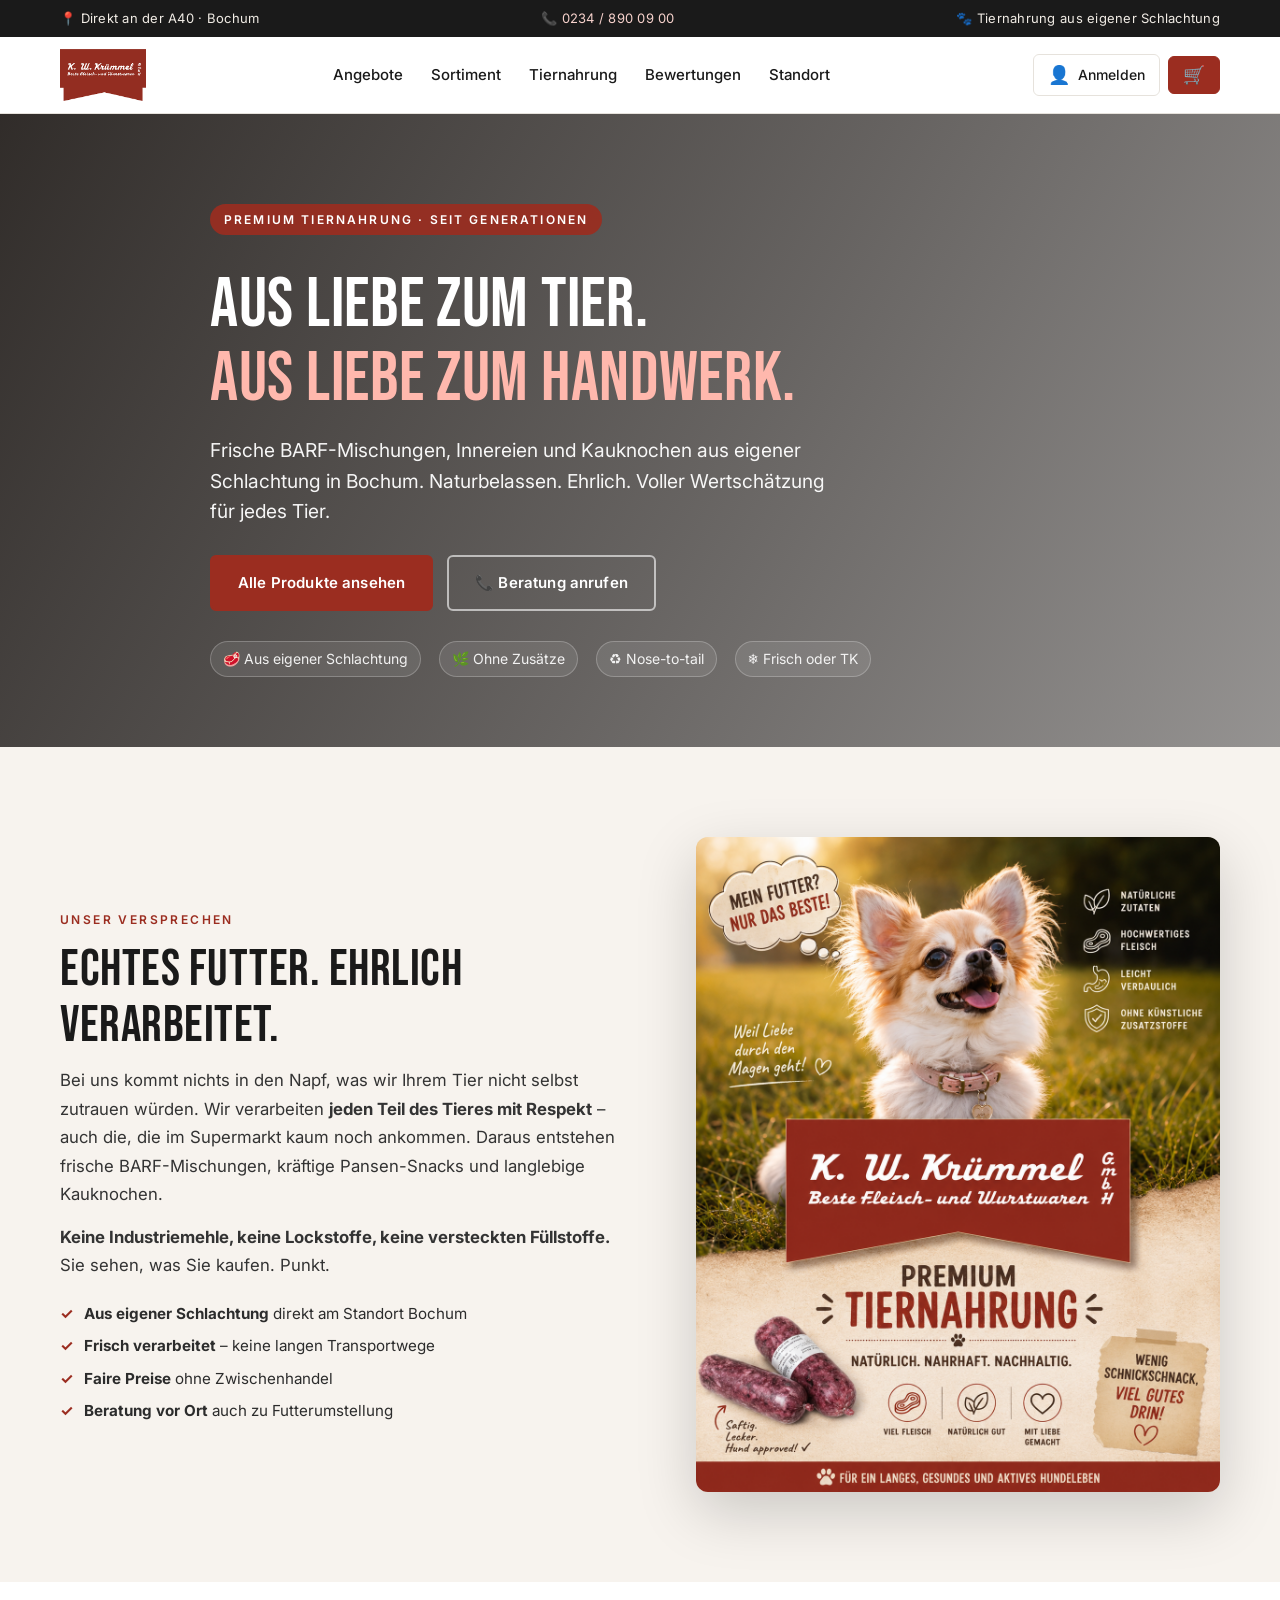
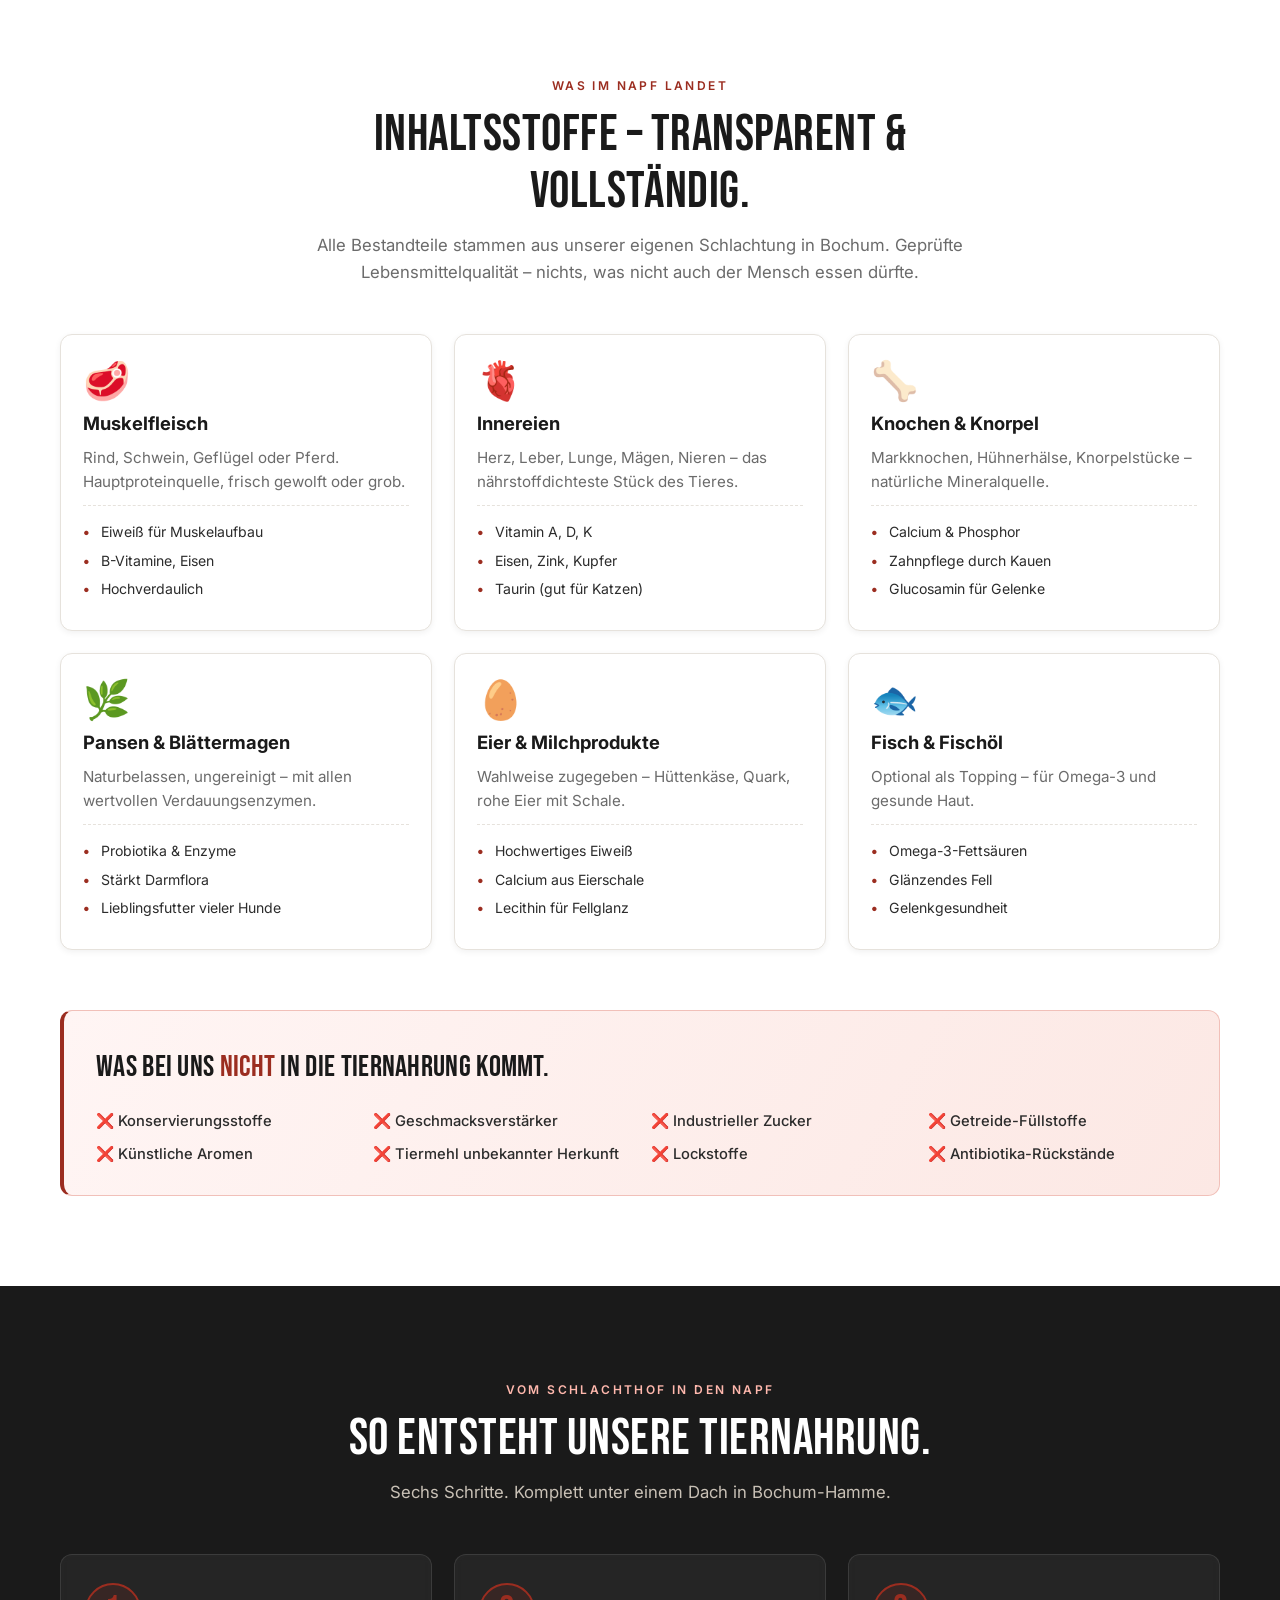
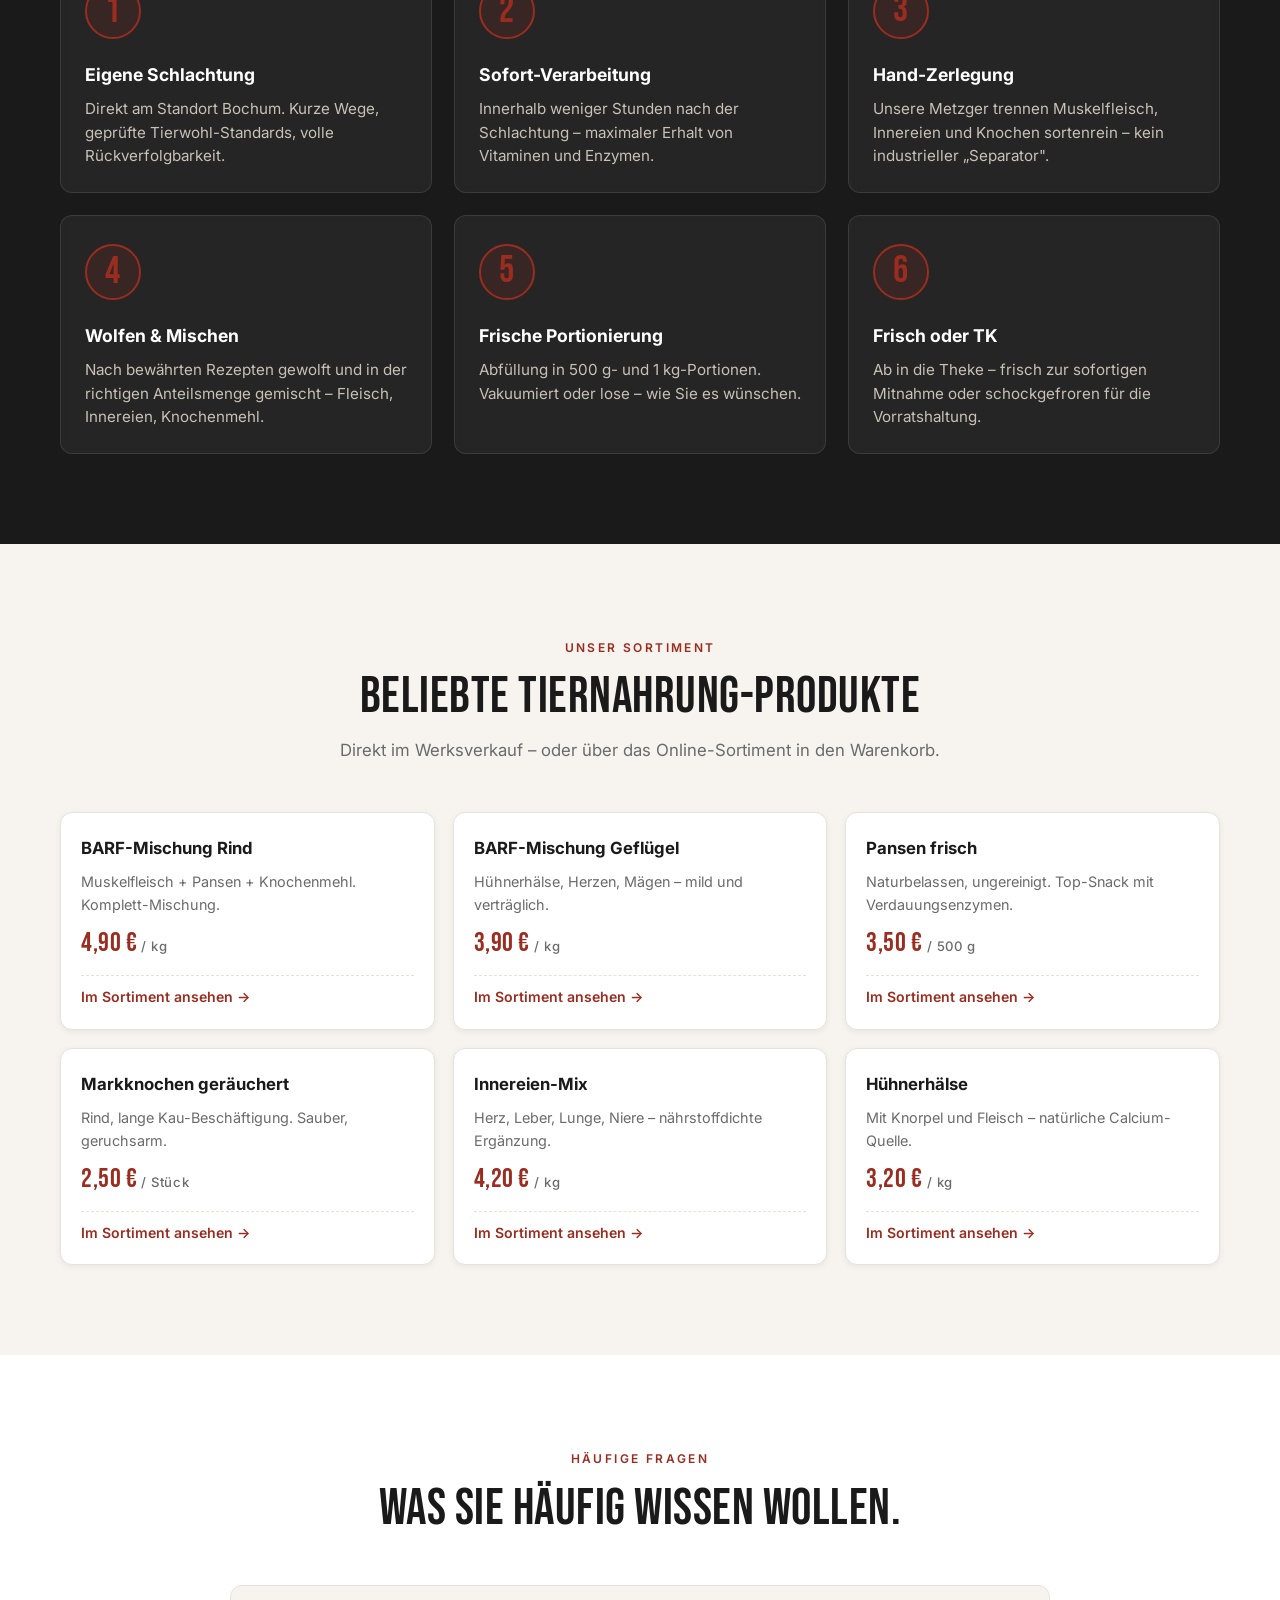
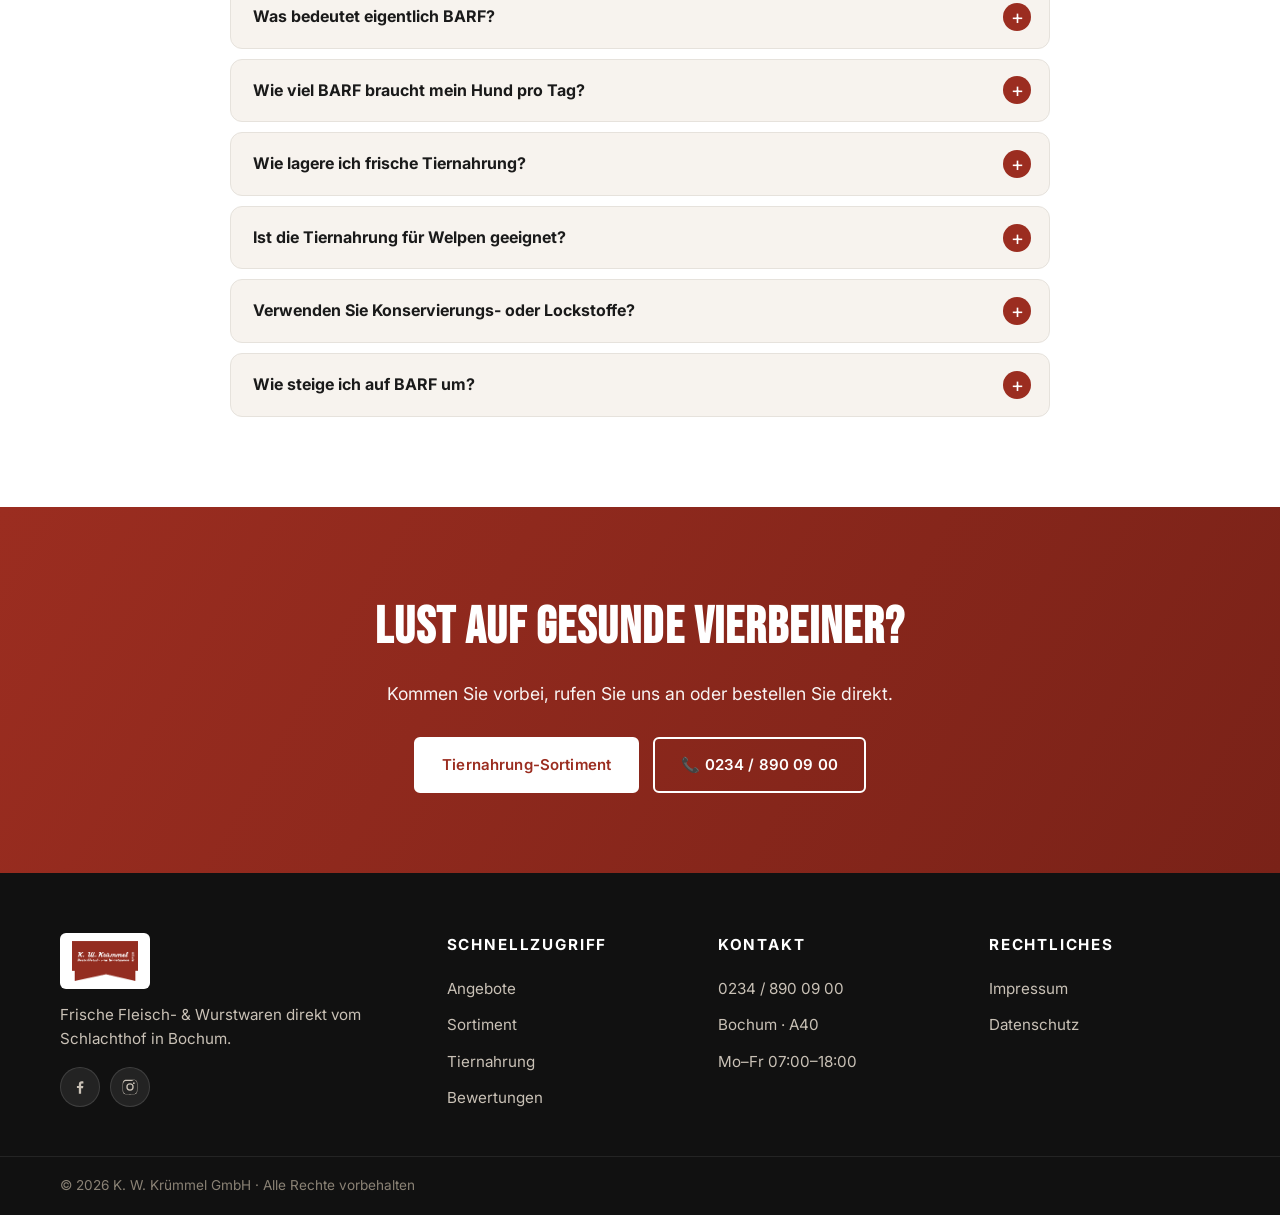
<file: site/tiernahrung.html>
<!DOCTYPE html>
<html lang="de">
<head>
  <meta charset="UTF-8" />
  <meta name="viewport" content="width=device-width, initial-scale=1.0" />

  <title>Tiernahrung &amp; BARF aus Bochum – Krümmel | Inhaltsstoffe &amp; Herstellung</title>
  <meta name="description" content="Frische BARF-Mischungen, Pansen, Markknochen und Innereien-Mixe von Krümmel Bochum. Aus eigener Schlachtung, ohne Konservierungsstoffe. Alle Inhaltsstoffe und Herstellungsschritte transparent erklärt." />
  <meta name="keywords" content="BARF Bochum, Tiernahrung Bochum, Hundefutter Bochum, Katzenfutter Bochum, Pansen, Markknochen, Innereien, Rohfütterung, Krümmel Tiernahrung" />
  <meta name="robots" content="index, follow" />
  <meta name="theme-color" content="#9B2D20" />
  <link rel="canonical" href="https://kruemmel-bochum.de/tiernahrung.html" />

  <meta property="og:type" content="website" />
  <meta property="og:locale" content="de_DE" />
  <meta property="og:site_name" content="Krümmel Bochum" />
  <meta property="og:title" content="Tiernahrung &amp; BARF aus Bochum – Krümmel" />
  <meta property="og:description" content="Frische BARF-Mischungen aus eigener Schlachtung. Inhaltsstoffe und Herstellungsweise transparent erklärt." />
  <meta property="og:url" content="https://kruemmel-bochum.de/tiernahrung.html" />
  <meta property="og:image" content="https://kruemmel-bochum.de/assets/tier-werbung-2.png" />
  <meta name="twitter:card" content="summary_large_image" />
  <meta name="twitter:image" content="https://kruemmel-bochum.de/assets/tier-werbung-2.png" />

  <link rel="icon" href="assets/logo.png" type="image/png" />
  <link rel="apple-touch-icon" href="assets/logo.png" />
  <link rel="preconnect" href="https://fonts.googleapis.com" />
  <link rel="preconnect" href="https://fonts.gstatic.com" crossorigin />
  <link href="https://fonts.googleapis.com/css2?family=Inter:wght@400;500;600;700&family=Bebas+Neue&display=swap" rel="stylesheet" />
  <link rel="stylesheet" href="css/styles.css" />
  <link rel="stylesheet" href="css/shop.css" />

  <!-- Breadcrumb -->
  <script type="application/ld+json">
  {
    "@context": "https://schema.org",
    "@type": "BreadcrumbList",
    "itemListElement": [
      { "@type": "ListItem", "position": 1, "name": "Start", "item": "https://kruemmel-bochum.de/" },
      { "@type": "ListItem", "position": 2, "name": "Tiernahrung", "item": "https://kruemmel-bochum.de/tiernahrung.html" }
    ]
  }
  </script>

  <!-- FAQ Schema -->
  <script type="application/ld+json">
  {
    "@context": "https://schema.org",
    "@type": "FAQPage",
    "mainEntity": [
      {
        "@type": "Question",
        "name": "Was bedeutet BARF?",
        "acceptedAnswer": {
          "@type": "Answer",
          "text": "BARF steht für „Biologisch artgerechte Rohfütterung“. Der Hund oder die Katze bekommt rohes Fleisch, Innereien, Knochen und ggf. Gemüse – ähnlich wie es das Tier in freier Natur fressen würde."
        }
      },
      {
        "@type": "Question",
        "name": "Wie viel BARF braucht mein Hund pro Tag?",
        "acceptedAnswer": {
          "@type": "Answer",
          "text": "Faustregel: 2–3 % des Körpergewichts pro Tag. Welpen, junge oder sehr aktive Hunde benötigen mehr (bis 5 %), Senioren und ruhigere Tiere weniger. Wir beraten Sie gern persönlich vor Ort."
        }
      },
      {
        "@type": "Question",
        "name": "Wie lagere ich frische Tiernahrung?",
        "acceptedAnswer": {
          "@type": "Answer",
          "text": "Frische Ware bis zu 3 Tage gekühlt (max. 4 °C). Tiefgefroren mindestens 6 Monate haltbar. Schonend im Kühlschrank über Nacht auftauen, niemals in der Mikrowelle."
        }
      },
      {
        "@type": "Question",
        "name": "Ist Krümmel-Tiernahrung für Welpen geeignet?",
        "acceptedAnswer": {
          "@type": "Answer",
          "text": "Ja. Unsere BARF-Mischungen sind für Welpen ab dem 4. Lebensmonat geeignet. Für die ersten Wochen empfehlen wir feiner gewolfte Varianten – sprechen Sie uns einfach an."
        }
      },
      {
        "@type": "Question",
        "name": "Verwenden Sie Konservierungs- oder Lockstoffe?",
        "acceptedAnswer": {
          "@type": "Answer",
          "text": "Nein. Wir verwenden ausschließlich frische Zutaten aus eigener Schlachtung – ohne Konservierungsstoffe, ohne Geschmacksverstärker, ohne Getreide-Auffüller. Die Haltbarkeit erreichen wir durch Kälte, nicht durch Chemie."
        }
      }
    ]
  }
  </script>
</head>
<body>

  <!-- Top bar -->
  <div class="topbar">
    <div class="container topbar__inner">
      <span class="topbar__item">📍 Direkt an der A40 · Bochum</span>
      <span class="topbar__item">📞 <a href="tel:+492348900900">0234 / 890 09 00</a></span>
      <span class="topbar__item topbar__item--hide-sm">🐾 Tiernahrung aus eigener Schlachtung</span>
    </div>
  </div>

  <!-- Header -->
  <header class="header" id="site-header">
    <div class="container header__inner">
      <a href="index.html" class="header__logo" aria-label="Krümmel Bochum – Startseite">
        <img src="assets/logo.png" alt="K. W. Krümmel GmbH" width="150" height="52" />
      </a>
      <nav class="nav" aria-label="Hauptnavigation">
        <ul class="nav__list">
          <li><a href="index.html#angebote">Angebote</a></li>
          <li><a href="produkte.html">Sortiment</a></li>
          <li><a href="tiernahrung.html" aria-current="page">Tiernahrung</a></li>
          <li><a href="index.html#bewertungen">Bewertungen</a></li>
          <li><a href="index.html#standort">Standort</a></li>
        </ul>
      </nav>
      <div class="header__actions">
        <a href="login.html" class="header-icon-btn" data-auth-state title="Anmelden">
          <span class="header-icon-btn__icon">👤</span>
          <span class="header-icon-btn__label">
            <span class="when-out">Anmelden</span>
            <span class="when-in">Hallo, <em data-auth-name></em></span>
          </span>
        </a>
        <a href="kasse.html" class="header-icon-btn header-icon-btn--cart" title="Warenkorb">
          <span class="header-icon-btn__icon">🛒</span>
          <span class="header-icon-btn__badge" data-cart-count>0</span>
        </a>
      </div>
      <button class="nav__toggle" aria-label="Menü öffnen" aria-expanded="false" aria-controls="mobile-menu">
        <span></span><span></span><span></span>
      </button>
    </div>
    <div class="mobile-menu" id="mobile-menu" hidden>
      <a href="index.html#angebote">Angebote</a>
      <a href="produkte.html">Sortiment</a>
      <a href="tiernahrung.html">Tiernahrung</a>
      <a href="index.html#bewertungen">Bewertungen</a>
      <a href="index.html#standort">Standort</a>
      <a href="login.html">Anmelden</a>
      <a href="kasse.html">Warenkorb</a>
    </div>
  </header>

  <main id="top">

    <!-- Hero -->
    <section class="tn-hero">
      <div class="tn-hero__bg" aria-hidden="true"></div>
      <div class="tn-hero__overlay" aria-hidden="true"></div>
      <div class="container tn-hero__inner">
        <span class="hero__eyebrow">Premium Tiernahrung · seit Generationen</span>
        <h1 class="tn-hero__title">
          Aus Liebe zum Tier.<br />
          <span class="tn-hero__title-accent">Aus Liebe zum Handwerk.</span>
        </h1>
        <p class="tn-hero__lead">
          Frische BARF-Mischungen, Innereien und Kauknochen aus eigener Schlachtung in Bochum.
          Naturbelassen. Ehrlich. Voller Wertschätzung für jedes Tier.
        </p>
        <div class="tn-hero__cta">
          <a href="produkte.html?kategorie=tiernahrung" class="btn btn--primary">Alle Produkte ansehen</a>
          <a href="tel:+492348900900" class="btn btn--ghost-light">📞 Beratung anrufen</a>
        </div>
        <ul class="tn-hero__badges">
          <li>🥩 Aus eigener Schlachtung</li>
          <li>🌿 Ohne Zusätze</li>
          <li>♻️ Nose-to-tail</li>
          <li>❄️ Frisch oder TK</li>
        </ul>
      </div>
    </section>

    <!-- Intro / Promise -->
    <section class="section section--light">
      <div class="container tn-intro">
        <div class="tn-intro__text">
          <span class="section__eyebrow">Unser Versprechen</span>
          <h2 class="section__title">Echtes Futter. Ehrlich verarbeitet.</h2>
          <p>
            Bei uns kommt nichts in den Napf, was wir Ihrem Tier nicht selbst zutrauen würden.
            Wir verarbeiten <strong>jeden Teil des Tieres mit Respekt</strong> – auch die,
            die im Supermarkt kaum noch ankommen. Daraus entstehen frische BARF-Mischungen,
            kräftige Pansen-Snacks und langlebige Kauknochen.
          </p>
          <p>
            <strong>Keine Industriemehle, keine Lockstoffe, keine versteckten Füllstoffe.</strong>
            Sie sehen, was Sie kaufen. Punkt.
          </p>
          <ul class="tn-intro__points">
            <li><strong>Aus eigener Schlachtung</strong> direkt am Standort Bochum</li>
            <li><strong>Frisch verarbeitet</strong> – keine langen Transportwege</li>
            <li><strong>Faire Preise</strong> ohne Zwischenhandel</li>
            <li><strong>Beratung vor Ort</strong> auch zu Futterumstellung</li>
          </ul>
        </div>
        <aside class="tn-intro__media" aria-hidden="true">
          <div class="tn-intro__image" style="background-image:url('assets/tier-werbung-2.png');"></div>
        </aside>
      </div>
    </section>

    <!-- Inhaltsstoffe -->
    <section class="section" id="inhaltsstoffe">
      <div class="container">
        <div class="section__head">
          <span class="section__eyebrow">Was im Napf landet</span>
          <h2 class="section__title">Inhaltsstoffe – transparent &amp; vollständig.</h2>
          <p class="section__lead">
            Alle Bestandteile stammen aus unserer eigenen Schlachtung in Bochum.
            Geprüfte Lebensmittelqualität – nichts, was nicht auch der Mensch essen dürfte.
          </p>
        </div>

        <div class="tn-ingredients">
          <article class="tn-ingredient">
            <div class="tn-ingredient__icon">🥩</div>
            <h3>Muskelfleisch</h3>
            <p>Rind, Schwein, Geflügel oder Pferd. Hauptproteinquelle, frisch gewolft oder grob.</p>
            <ul>
              <li>Eiweiß für Muskelaufbau</li>
              <li>B-Vitamine, Eisen</li>
              <li>Hochverdaulich</li>
            </ul>
          </article>

          <article class="tn-ingredient">
            <div class="tn-ingredient__icon">🫀</div>
            <h3>Innereien</h3>
            <p>Herz, Leber, Lunge, Mägen, Nieren – das nährstoffdichteste Stück des Tieres.</p>
            <ul>
              <li>Vitamin A, D, K</li>
              <li>Eisen, Zink, Kupfer</li>
              <li>Taurin (gut für Katzen)</li>
            </ul>
          </article>

          <article class="tn-ingredient">
            <div class="tn-ingredient__icon">🦴</div>
            <h3>Knochen &amp; Knorpel</h3>
            <p>Markknochen, Hühnerhälse, Knorpelstücke – natürliche Mineralquelle.</p>
            <ul>
              <li>Calcium &amp; Phosphor</li>
              <li>Zahnpflege durch Kauen</li>
              <li>Glucosamin für Gelenke</li>
            </ul>
          </article>

          <article class="tn-ingredient">
            <div class="tn-ingredient__icon">🌿</div>
            <h3>Pansen &amp; Blättermagen</h3>
            <p>Naturbelassen, ungereinigt – mit allen wertvollen Verdauungsenzymen.</p>
            <ul>
              <li>Probiotika &amp; Enzyme</li>
              <li>Stärkt Darmflora</li>
              <li>Lieblingsfutter vieler Hunde</li>
            </ul>
          </article>

          <article class="tn-ingredient">
            <div class="tn-ingredient__icon">🥚</div>
            <h3>Eier &amp; Milchprodukte</h3>
            <p>Wahlweise zugegeben – Hüttenkäse, Quark, rohe Eier mit Schale.</p>
            <ul>
              <li>Hochwertiges Eiweiß</li>
              <li>Calcium aus Eierschale</li>
              <li>Lecithin für Fellglanz</li>
            </ul>
          </article>

          <article class="tn-ingredient">
            <div class="tn-ingredient__icon">🐟</div>
            <h3>Fisch &amp; Fischöl</h3>
            <p>Optional als Topping – für Omega-3 und gesunde Haut.</p>
            <ul>
              <li>Omega-3-Fettsäuren</li>
              <li>Glänzendes Fell</li>
              <li>Gelenkgesundheit</li>
            </ul>
          </article>
        </div>

        <!-- Was wir weglassen -->
        <div class="tn-no-go">
          <h3 class="tn-no-go__title">Was bei uns <span>nicht</span> in die Tiernahrung kommt.</h3>
          <ul>
            <li>❌ Konservierungsstoffe</li>
            <li>❌ Geschmacksverstärker</li>
            <li>❌ Industrieller Zucker</li>
            <li>❌ Getreide-Füllstoffe</li>
            <li>❌ Künstliche Aromen</li>
            <li>❌ Tiermehl unbekannter Herkunft</li>
            <li>❌ Lockstoffe</li>
            <li>❌ Antibiotika-Rückstände</li>
          </ul>
        </div>
      </div>
    </section>

    <!-- Herstellung -->
    <section class="section section--dark" id="herstellung">
      <div class="container">
        <div class="section__head">
          <span class="section__eyebrow section__eyebrow--light">Vom Schlachthof in den Napf</span>
          <h2 class="section__title section__title--light">So entsteht unsere Tiernahrung.</h2>
          <p class="section__lead">Sechs Schritte. Komplett unter einem Dach in Bochum-Hamme.</p>
        </div>

        <ol class="tn-process">
          <li class="tn-process__step">
            <div class="tn-process__num">1</div>
            <h3>Eigene Schlachtung</h3>
            <p>Direkt am Standort Bochum. Kurze Wege, geprüfte Tierwohl-Standards, volle Rückverfolgbarkeit.</p>
          </li>
          <li class="tn-process__step">
            <div class="tn-process__num">2</div>
            <h3>Sofort-Verarbeitung</h3>
            <p>Innerhalb weniger Stunden nach der Schlachtung – maximaler Erhalt von Vitaminen und Enzymen.</p>
          </li>
          <li class="tn-process__step">
            <div class="tn-process__num">3</div>
            <h3>Hand-Zerlegung</h3>
            <p>Unsere Metzger trennen Muskelfleisch, Innereien und Knochen sortenrein – kein industrieller „Separator".</p>
          </li>
          <li class="tn-process__step">
            <div class="tn-process__num">4</div>
            <h3>Wolfen &amp; Mischen</h3>
            <p>Nach bewährten Rezepten gewolft und in der richtigen Anteilsmenge gemischt – Fleisch, Innereien, Knochenmehl.</p>
          </li>
          <li class="tn-process__step">
            <div class="tn-process__num">5</div>
            <h3>Frische Portionierung</h3>
            <p>Abfüllung in 500 g- und 1 kg-Portionen. Vakuumiert oder lose – wie Sie es wünschen.</p>
          </li>
          <li class="tn-process__step">
            <div class="tn-process__num">6</div>
            <h3>Frisch oder TK</h3>
            <p>Ab in die Theke – frisch zur sofortigen Mitnahme oder schockgefroren für die Vorratshaltung.</p>
          </li>
        </ol>
      </div>
    </section>

    <!-- Produktreihe -->
    <section class="section section--light" id="produkte">
      <div class="container">
        <div class="section__head">
          <span class="section__eyebrow">Unser Sortiment</span>
          <h2 class="section__title">Beliebte Tiernahrung-Produkte</h2>
          <p class="section__lead">Direkt im Werksverkauf – oder über das Online-Sortiment in den Warenkorb.</p>
        </div>

        <div class="tn-products">
          <article class="tn-product">
            <h3>BARF-Mischung Rind</h3>
            <p class="tn-product__desc">Muskelfleisch + Pansen + Knochenmehl. Komplett-Mischung.</p>
            <div class="tn-product__price">4,90&nbsp;€<span>/ kg</span></div>
            <a href="produkte.html?kategorie=tiernahrung" class="tn-product__link">Im Sortiment ansehen →</a>
          </article>
          <article class="tn-product">
            <h3>BARF-Mischung Geflügel</h3>
            <p class="tn-product__desc">Hühnerhälse, Herzen, Mägen – mild und verträglich.</p>
            <div class="tn-product__price">3,90&nbsp;€<span>/ kg</span></div>
            <a href="produkte.html?kategorie=tiernahrung" class="tn-product__link">Im Sortiment ansehen →</a>
          </article>
          <article class="tn-product">
            <h3>Pansen frisch</h3>
            <p class="tn-product__desc">Naturbelassen, ungereinigt. Top-Snack mit Verdauungsenzymen.</p>
            <div class="tn-product__price">3,50&nbsp;€<span>/ 500 g</span></div>
            <a href="produkte.html?kategorie=tiernahrung" class="tn-product__link">Im Sortiment ansehen →</a>
          </article>
          <article class="tn-product">
            <h3>Markknochen geräuchert</h3>
            <p class="tn-product__desc">Rind, lange Kau-Beschäftigung. Sauber, geruchsarm.</p>
            <div class="tn-product__price">2,50&nbsp;€<span>/ Stück</span></div>
            <a href="produkte.html?kategorie=tiernahrung" class="tn-product__link">Im Sortiment ansehen →</a>
          </article>
          <article class="tn-product">
            <h3>Innereien-Mix</h3>
            <p class="tn-product__desc">Herz, Leber, Lunge, Niere – nährstoffdichte Ergänzung.</p>
            <div class="tn-product__price">4,20&nbsp;€<span>/ kg</span></div>
            <a href="produkte.html?kategorie=tiernahrung" class="tn-product__link">Im Sortiment ansehen →</a>
          </article>
          <article class="tn-product">
            <h3>Hühnerhälse</h3>
            <p class="tn-product__desc">Mit Knorpel und Fleisch – natürliche Calcium-Quelle.</p>
            <div class="tn-product__price">3,20&nbsp;€<span>/ kg</span></div>
            <a href="produkte.html?kategorie=tiernahrung" class="tn-product__link">Im Sortiment ansehen →</a>
          </article>
        </div>
      </div>
    </section>

    <!-- FAQ -->
    <section class="section" id="faq">
      <div class="container tn-faq">
        <div class="section__head">
          <span class="section__eyebrow">Häufige Fragen</span>
          <h2 class="section__title">Was Sie häufig wissen wollen.</h2>
        </div>

        <div class="tn-faq__list">
          <details class="tn-faq__item">
            <summary>Was bedeutet eigentlich BARF?</summary>
            <p>
              <strong>BARF</strong> steht für <em>„Biologisch artgerechte Rohfütterung"</em>. Der Hund oder die Katze
              bekommt rohes Fleisch, Innereien, Knochen und je nach Konzept auch Gemüse oder Obst –
              orientiert an der natürlichen Beute.
            </p>
          </details>

          <details class="tn-faq__item">
            <summary>Wie viel BARF braucht mein Hund pro Tag?</summary>
            <p>
              Faustregel: <strong>2–3 % des Körpergewichts</strong> pro Tag.
              Welpen, junge oder sehr aktive Hunde benötigen mehr (bis 5 %), Senioren und ruhigere Tiere weniger.
              Wir beraten Sie gern persönlich vor Ort – bringen Sie einfach Gewicht und Aktivitätsniveau
              Ihres Tieres mit.
            </p>
          </details>

          <details class="tn-faq__item">
            <summary>Wie lagere ich frische Tiernahrung?</summary>
            <p>
              <strong>Frische Ware:</strong> bis zu 3 Tage bei max. 4 °C im Kühlschrank.<br />
              <strong>Tiefgefroren:</strong> mindestens 6 Monate haltbar.<br />
              <strong>Auftauen:</strong> schonend über Nacht im Kühlschrank, niemals in der Mikrowelle.
            </p>
          </details>

          <details class="tn-faq__item">
            <summary>Ist die Tiernahrung für Welpen geeignet?</summary>
            <p>
              Ja. Unsere BARF-Mischungen sind für Welpen <strong>ab dem 4. Lebensmonat</strong> geeignet.
              Für die ersten Wochen nach dem Absetzen empfehlen wir feiner gewolfte Varianten –
              sprechen Sie uns einfach an, wir mischen passend.
            </p>
          </details>

          <details class="tn-faq__item">
            <summary>Verwenden Sie Konservierungs- oder Lockstoffe?</summary>
            <p>
              <strong>Nein.</strong> Wir verwenden ausschließlich frische Zutaten aus eigener Schlachtung –
              ohne Konservierungsstoffe, ohne Geschmacksverstärker, ohne Getreide-Auffüller.
              Die Haltbarkeit erreichen wir durch Kälte, nicht durch Chemie.
            </p>
          </details>

          <details class="tn-faq__item">
            <summary>Wie steige ich auf BARF um?</summary>
            <p>
              Schrittweise über 1–2 Wochen. Beginnen Sie mit einer einzelnen Proteinquelle (z. B. Rind),
              steigern Sie langsam den Rohfleisch-Anteil und beobachten Sie Verdauung und Energie.
              Wir geben Ihnen gern einen einfachen Umstellungsplan an die Hand.
            </p>
          </details>
        </div>
      </div>
    </section>

    <!-- Final CTA -->
    <section class="cta-final">
      <div class="container cta-final__inner">
        <h2>Lust auf gesunde Vierbeiner?</h2>
        <p>Kommen Sie vorbei, rufen Sie uns an oder bestellen Sie direkt.</p>
        <div class="cta-final__buttons">
          <a href="produkte.html?kategorie=tiernahrung" class="btn btn--primary">Tiernahrung-Sortiment</a>
          <a href="tel:+492348900900" class="btn btn--ghost-light">📞 0234 / 890 09 00</a>
        </div>
      </div>
    </section>

  </main>

  <!-- Footer -->
  <footer class="footer">
    <div class="container footer__inner">
      <div class="footer__brand">
        <img src="assets/logo.png" alt="K. W. Krümmel GmbH" width="160" height="56" loading="lazy" />
        <p>Frische Fleisch- &amp; Wurstwaren direkt vom Schlachthof in Bochum.</p>
        <div class="footer__social" aria-label="Social Media">
          <a href="https://www.facebook.com/pages/K-W-Krümmel/329965150423670" target="_blank" rel="noopener" aria-label="Krümmel Bochum auf Facebook" title="Facebook">
            <svg viewBox="0 0 24 24" aria-hidden="true"><path d="M13.5 21v-7.5h2.55l.38-2.96H13.5v-1.9c0-.86.24-1.44 1.47-1.44h1.57V4.55c-.27-.04-1.2-.12-2.28-.12-2.26 0-3.81 1.38-3.81 3.91v2.18H7.9v2.96h2.55V21h3.05z"/></svg>
          </a>
          <a href="#" target="_blank" rel="noopener" aria-label="Instagram (folgt in Kürze)" title="Instagram folgt" aria-disabled="true">
            <svg viewBox="0 0 24 24" aria-hidden="true"><path d="M12 2.2c3.2 0 3.6 0 4.85.07 1.17.05 1.8.25 2.23.41.56.22.96.48 1.38.9.42.42.68.82.9 1.38.16.42.36 1.06.41 2.23.06 1.25.07 1.62.07 4.85s0 3.6-.07 4.85c-.05 1.17-.25 1.8-.41 2.23-.22.56-.48.96-.9 1.38-.42.42-.82.68-1.38.9-.42.16-1.06.36-2.23.41-1.25.06-1.62.07-4.85.07s-3.6 0-4.85-.07c-1.17-.05-1.8-.25-2.23-.41a3.7 3.7 0 0 1-1.38-.9 3.7 3.7 0 0 1-.9-1.38c-.16-.42-.36-1.06-.41-2.23C2.2 15.6 2.2 15.23 2.2 12s0-3.6.07-4.85c.05-1.17.25-1.8.41-2.23.22-.56.48-.96.9-1.38.42-.42.82-.68 1.38-.9.42-.16 1.06-.36 2.23-.41C8.4 2.21 8.78 2.2 12 2.2zm0 1.8c-3.17 0-3.5 0-4.74.07-1.07.05-1.65.23-2.04.38-.51.2-.88.44-1.27.83-.39.39-.63.75-.83 1.27-.15.39-.33.97-.38 2.04C2.7 8.5 2.7 8.83 2.7 12s0 3.5.07 4.74c.05 1.07.23 1.65.38 2.04.2.51.44.88.83 1.27.39.39.75.63 1.27.83.39.15.97.33 2.04.38 1.24.06 1.57.07 4.74.07s3.5 0 4.74-.07c1.07-.05 1.65-.23 2.04-.38.51-.2.88-.44 1.27-.83.39-.39.63-.75.83-1.27.15-.39.33-.97.38-2.04.06-1.24.07-1.57.07-4.74s0-3.5-.07-4.74c-.05-1.07-.23-1.65-.38-2.04a3.4 3.4 0 0 0-.83-1.27 3.4 3.4 0 0 0-1.27-.83c-.39-.15-.97-.33-2.04-.38C15.5 4 15.17 4 12 4zm0 3.06a4.94 4.94 0 1 1 0 9.88 4.94 4.94 0 0 1 0-9.88zm0 8.14a3.2 3.2 0 1 0 0-6.4 3.2 3.2 0 0 0 0 6.4zm6.27-8.34a1.15 1.15 0 1 1-2.3 0 1.15 1.15 0 0 1 2.3 0z"/></svg>
          </a>
        </div>
      </div>
      <div class="footer__col">
        <h4>Schnellzugriff</h4>
        <ul>
          <li><a href="index.html#angebote">Angebote</a></li>
          <li><a href="produkte.html">Sortiment</a></li>
          <li><a href="tiernahrung.html">Tiernahrung</a></li>
          <li><a href="index.html#bewertungen">Bewertungen</a></li>
        </ul>
      </div>
      <div class="footer__col">
        <h4>Kontakt</h4>
        <ul>
          <li><a href="tel:+492348900900">0234 / 890 09 00</a></li>
          <li>Bochum · A40</li>
          <li>Mo–Fr 07:00–18:00</li>
        </ul>
      </div>
      <div class="footer__col">
        <h4>Rechtliches</h4>
        <ul>
          <li><a href="#">Impressum</a></li>
          <li><a href="#">Datenschutz</a></li>
        </ul>
      </div>
    </div>
    <div class="footer__bottom">
      <div class="container">© <span id="year"></span> K. W. Krümmel GmbH · Alle Rechte vorbehalten</div>
    </div>
  </footer>

  <script src="js/main.js" defer></script>
  <script src="js/auth.js" defer></script>
  <script src="js/cart.js" defer></script>
</body>
</html>
</file>
<file: site/css/styles.css>
/* =========================================================
   Krümmel Bochum – Stylesheet
   Farbwelt: Weiß, Dunkelgrau/Schwarz, Krümmel-Rot, Beige/Holz
   ========================================================= */

:root {
  --color-red: #9B2D20;
  --color-red-dark: #7A2218;
  --color-red-light: #B8392A;
  --color-ink: #1a1a1a;
  --color-ink-soft: #2c2c2c;
  --color-text: #333;
  --color-muted: #6b6b6b;
  --color-bg: #ffffff;
  --color-bg-soft: #f7f3ee;
  --color-bg-warm: #efe7dc;
  --color-line: #e6e2dc;

  --font-display: "Bebas Neue", "Inter", system-ui, sans-serif;
  --font-body: "Inter", system-ui, -apple-system, "Segoe UI", Roboto, sans-serif;

  --radius-sm: 6px;
  --radius-md: 12px;
  --radius-lg: 18px;

  --shadow-sm: 0 2px 6px rgba(0, 0, 0, 0.06);
  --shadow-md: 0 8px 24px rgba(0, 0, 0, 0.08);
  --shadow-lg: 0 20px 60px rgba(0, 0, 0, 0.18);

  --container: 1200px;
  --header-h: 76px;
}

* { box-sizing: border-box; }

html { scroll-behavior: smooth; }

body {
  margin: 0;
  font-family: var(--font-body);
  font-size: 16px;
  line-height: 1.6;
  color: var(--color-text);
  background: var(--color-bg);
  -webkit-font-smoothing: antialiased;
  -moz-osx-font-smoothing: grayscale;
}

img { max-width: 100%; display: block; }

a {
  color: var(--color-red);
  text-decoration: none;
  transition: color 0.2s ease;
}
a:hover { color: var(--color-red-dark); }

.container {
  width: 100%;
  max-width: var(--container);
  margin: 0 auto;
  padding: 0 20px;
}

.visually-hidden {
  position: absolute !important;
  width: 1px; height: 1px;
  padding: 0; margin: -1px;
  overflow: hidden; clip: rect(0,0,0,0);
  white-space: nowrap; border: 0;
}

/* =========================================================
   Top bar
   ========================================================= */
.topbar {
  background: var(--color-ink);
  color: #f1ece5;
  font-size: 13px;
  padding: 8px 0;
  letter-spacing: 0.02em;
}
.topbar__inner {
  display: flex;
  justify-content: space-between;
  align-items: center;
  gap: 8px 16px;
  flex-wrap: wrap;
}
.topbar__item { white-space: nowrap; }
.topbar__item a { color: #f7d2cc; }
.topbar__item a:hover { color: #fff; }
@media (max-width: 640px) {
  .topbar { font-size: 12px; padding: 6px 0; }
  .topbar__item--hide-sm { display: none; }
  .topbar__inner { justify-content: center; gap: 4px 14px; }
}

/* =========================================================
   Header
   ========================================================= */
.header {
  position: sticky;
  top: 0;
  z-index: 100;
  background: rgba(255,255,255,0.96);
  backdrop-filter: saturate(140%) blur(8px);
  border-bottom: 1px solid var(--color-line);
}
.header__inner {
  display: flex;
  align-items: center;
  justify-content: space-between;
  height: var(--header-h);
}
.header__logo img {
  height: 52px;
  width: auto;
}
@media (max-width: 540px) {
  .header__logo img { height: 40px; }
  :root { --header-h: 64px; }
}
.nav__list {
  display: flex;
  gap: 28px;
  list-style: none;
  margin: 0; padding: 0;
}
.nav__list a {
  color: var(--color-ink);
  font-weight: 500;
  font-size: 15px;
  position: relative;
  padding: 6px 0;
}
.nav__list a:not(.nav__cta)::after {
  content: "";
  position: absolute;
  left: 0; bottom: 0;
  width: 0; height: 2px;
  background: var(--color-red);
  transition: width 0.25s ease;
}
.nav__list a:not(.nav__cta):hover::after { width: 100%; }
.nav__cta {
  background: var(--color-red);
  color: #fff !important;
  padding: 8px 18px !important;
  border-radius: var(--radius-sm);
}
.nav__cta:hover { background: var(--color-red-dark); }

.nav__toggle {
  display: none;
  background: transparent;
  border: 0;
  padding: 8px;
  cursor: pointer;
  min-width: 44px;
  min-height: 44px;
  align-items: center;
  justify-content: center;
}
.nav__toggle span {
  display: block;
  width: 26px; height: 2px;
  background: var(--color-ink);
  margin: 6px 0;
  transition: transform 0.25s ease, opacity 0.25s ease;
}
.nav__toggle[aria-expanded="true"] span:nth-child(1) { transform: translateY(8px) rotate(45deg); }
.nav__toggle[aria-expanded="true"] span:nth-child(2) { opacity: 0; }
.nav__toggle[aria-expanded="true"] span:nth-child(3) { transform: translateY(-8px) rotate(-45deg); }

.mobile-menu {
  display: none;
  flex-direction: column;
  background: #fff;
  border-top: 1px solid var(--color-line);
  padding: 8px 20px 16px;
}
.mobile-menu a {
  padding: 14px 0;
  border-bottom: 1px solid var(--color-line);
  color: var(--color-ink);
  font-weight: 500;
}
.mobile-menu a:last-child { border-bottom: 0; }

@media (max-width: 880px) {
  .nav { display: none; }
  .nav__toggle { display: block; }
  .mobile-menu[data-open="true"] {
    display: flex;
  }
}

/* =========================================================
   Buttons
   ========================================================= */
.btn {
  display: inline-flex;
  align-items: center;
  justify-content: center;
  gap: 8px;
  font-weight: 600;
  padding: 14px 26px;
  border-radius: var(--radius-sm);
  border: 2px solid transparent;
  cursor: pointer;
  transition: transform 0.15s ease, background 0.2s ease, color 0.2s ease, border-color 0.2s ease;
  font-size: 15px;
  letter-spacing: 0.01em;
  min-height: 44px;
  -webkit-tap-highlight-color: transparent;
  text-align: center;
}
.btn:hover { transform: translateY(-1px); }
.btn--primary {
  background: var(--color-red);
  color: #fff;
  border-color: var(--color-red);
}
.btn--primary:hover { background: var(--color-red-dark); border-color: var(--color-red-dark); color: #fff; }
.btn--ghost {
  background: transparent;
  color: var(--color-ink);
  border-color: var(--color-ink);
}
.btn--ghost:hover { background: var(--color-ink); color: #fff; }
.btn--ghost-light {
  background: transparent;
  color: #fff;
  border-color: #fff;
}
.btn--ghost-light:hover { background: #fff; color: var(--color-ink); }

/* =========================================================
   Hero
   ========================================================= */
.hero {
  position: relative;
  min-height: clamp(540px, 78vh, 760px);
  color: #fff;
  display: flex;
  align-items: center;
  overflow: hidden;
  isolation: isolate;
}
.hero__bg {
  position: absolute; inset: 0;
  background:
    url("../assets/titelbild.webp")
    center / cover no-repeat;
  z-index: -2;
  transform: scale(1.04);
}
.hero__overlay {
  position: absolute; inset: 0;
  background:
    linear-gradient(120deg, rgba(20,15,12,0.88) 0%, rgba(20,15,12,0.65) 55%, rgba(20,15,12,0.45) 100%);
  z-index: -1;
}
.hero__inner {
  padding: 100px 20px 80px;
  max-width: 900px;
}
@media (max-width: 540px) {
  .hero { min-height: clamp(440px, 70vh, 600px); }
  .hero__inner { padding: 60px 18px 50px; }
  .hero__cta { gap: 10px; }
  .hero__cta .btn { flex: 1; min-width: 140px; }
  .hero__badges { gap: 8px 14px; font-size: 13px; }
}
.hero__eyebrow {
  display: inline-block;
  text-transform: uppercase;
  letter-spacing: 0.18em;
  font-size: 12px;
  font-weight: 600;
  background: rgba(155, 45, 32, 0.92);
  padding: 6px 14px;
  border-radius: 999px;
  margin-bottom: 20px;
}
.hero__title {
  font-family: var(--font-display);
  font-weight: 400;
  font-size: clamp(2.6rem, 6vw, 5rem);
  line-height: 1.02;
  margin: 0 0 18px;
  letter-spacing: 0.01em;
}
.hero__title-accent { color: #ffb8ad; }
.hero__subtitle {
  font-size: clamp(1.05rem, 1.6vw, 1.25rem);
  max-width: 620px;
  margin: 0 0 32px;
  opacity: 0.95;
}
.hero__cta {
  display: flex;
  flex-wrap: wrap;
  gap: 14px;
  margin-bottom: 36px;
}
.hero__cta .btn--ghost {
  color: #fff;
  border-color: #fff;
}
.hero__cta .btn--ghost:hover { background: #fff; color: var(--color-ink); }
.hero__badges {
  display: flex;
  flex-wrap: wrap;
  gap: 14px 22px;
  list-style: none;
  margin: 0; padding: 0;
  font-size: 14px;
  opacity: 0.92;
}
.hero__badges li {
  background: rgba(255,255,255,0.1);
  border: 1px solid rgba(255,255,255,0.25);
  padding: 6px 12px;
  border-radius: 999px;
  backdrop-filter: blur(4px);
}

/* =========================================================
   Sections (generic)
   ========================================================= */
.section {
  padding: 90px 0;
}
@media (max-width: 880px) {
  .section { padding: 64px 0; }
  .section__head { margin-bottom: 32px; }
}
@media (max-width: 540px) {
  .section { padding: 48px 0; }
}
.section--light { background: var(--color-bg-soft); }
.section--dark {
  background: var(--color-ink);
  color: #f1ece5;
}
.section__head {
  text-align: center;
  max-width: 720px;
  margin: 0 auto 48px;
}
.section__eyebrow {
  display: inline-block;
  text-transform: uppercase;
  letter-spacing: 0.2em;
  font-size: 12px;
  font-weight: 600;
  color: var(--color-red);
  margin-bottom: 12px;
}
.section__eyebrow--light { color: #ffb8ad; }
.section__title {
  font-family: var(--font-display);
  font-weight: 400;
  font-size: clamp(2rem, 4vw, 3.2rem);
  line-height: 1.1;
  color: var(--color-ink);
  margin: 0 0 12px;
  letter-spacing: 0.01em;
}
.section__title--light { color: #fff; }
.section__lead {
  font-size: 1.05rem;
  color: var(--color-muted);
  margin: 0;
}
.section--dark .section__lead { color: #c9c1b6; }

/* =========================================================
   USPs
   ========================================================= */
.usps {
  background: var(--color-bg-warm);
  padding: 50px 0;
  border-bottom: 1px solid var(--color-line);
}
.usps__grid {
  display: grid;
  grid-template-columns: repeat(4, 1fr);
  gap: 28px;
}
.usp {
  text-align: center;
  padding: 12px;
}
.usp__icon {
  font-size: 36px;
  margin-bottom: 10px;
}
.usp h3 {
  font-size: 1.05rem;
  margin: 0 0 6px;
  color: var(--color-ink);
  font-weight: 700;
}
.usp p {
  margin: 0;
  font-size: 0.95rem;
  color: var(--color-muted);
  line-height: 1.5;
}
@media (max-width: 880px) {
  .usps__grid { grid-template-columns: repeat(2, 1fr); gap: 18px; }
}

/* =========================================================
   Offers
   ========================================================= */
.offers__grid {
  display: grid;
  grid-template-columns: 1.4fr 1fr 1fr;
  grid-template-rows: 1fr 1fr;
  gap: 22px;
  grid-template-areas:
    "feat a b"
    "feat c d";
}
.offer {
  position: relative;
  background: #fff;
  border: 1px solid var(--color-line);
  border-radius: var(--radius-md);
  overflow: hidden;
  display: flex;
  flex-direction: column;
  box-shadow: var(--shadow-sm);
  transition: transform 0.2s ease, box-shadow 0.2s ease;
}
.offer:hover { transform: translateY(-3px); box-shadow: var(--shadow-md); }

.offer--featured { grid-area: feat; }
.offers__grid > .offer:nth-of-type(2) { grid-area: a; }
.offers__grid > .offer:nth-of-type(3) { grid-area: b; }
.offers__grid > .offer:nth-of-type(4) { grid-area: c; }

.offer__badge {
  position: absolute;
  top: 14px; left: 14px;
  background: var(--color-red);
  color: #fff;
  font-size: 12px;
  font-weight: 700;
  padding: 4px 10px;
  border-radius: 999px;
  letter-spacing: 0.06em;
  text-transform: uppercase;
  z-index: 1;
}
.offer__image {
  background: #ddd center / cover no-repeat;
  height: 180px;
}
.offer--featured .offer__image { height: 100%; min-height: 320px; }
.offer__body {
  padding: 18px 20px 22px;
  display: flex;
  flex-direction: column;
  gap: 8px;
  flex: 1;
}
.offer__title {
  margin: 0;
  font-size: 1.15rem;
  color: var(--color-ink);
  font-weight: 700;
}
.offer__desc {
  margin: 0;
  color: var(--color-muted);
  font-size: 0.92rem;
  flex: 1;
}
.offer__price {
  display: flex;
  align-items: baseline;
  gap: 10px;
  margin-top: 6px;
}
.offer__price-old {
  color: #aaa;
  text-decoration: line-through;
  font-size: 0.95rem;
}
.offer__price-new {
  font-family: var(--font-display);
  color: var(--color-red);
  font-size: 1.9rem;
  letter-spacing: 0.02em;
}
.offer__unit {
  font-family: var(--font-body);
  font-size: 0.85rem;
  color: var(--color-muted);
  font-weight: 500;
}
.offer--featured .offer__price-new { font-size: 2.4rem; }

@media (max-width: 880px) {
  .offers__grid {
    grid-template-columns: 1fr 1fr;
    grid-template-rows: auto;
    grid-template-areas: none;
    gap: 16px;
  }
  .offer--featured { grid-area: auto; grid-column: span 2; }
  .offers__grid > .offer:nth-of-type(n) { grid-area: auto; }
  .offer--featured .offer__image { min-height: 220px; }
}
@media (max-width: 540px) {
  .offers__grid { grid-template-columns: 1fr; }
  .offer--featured { grid-column: span 1; }
}

.offers__footer {
  display: flex;
  justify-content: center;
  flex-wrap: wrap;
  gap: 14px;
  margin-top: 44px;
}

/* =========================================================
   Produktwelten
   ========================================================= */
.worlds__grid {
  display: grid;
  grid-template-columns: repeat(3, 1fr);
  gap: 18px;
}
.world {
  position: relative;
  height: 240px;
  border-radius: var(--radius-md);
  background: #444 center / cover no-repeat;
  overflow: hidden;
  display: block;
  isolation: isolate;
}
.world::after {
  content: "";
  position: absolute; inset: 0;
  background: linear-gradient(180deg, rgba(0,0,0,0.0) 35%, rgba(0,0,0,0.78) 100%);
  z-index: 1;
}
.world::before {
  content: "";
  position: absolute; inset: 0;
  background: rgba(155,45,32,0);
  transition: background 0.25s ease;
  z-index: 2;
}
.world:hover::before { background: rgba(155,45,32,0.35); }
.world__label {
  position: absolute;
  left: 20px; bottom: 18px;
  z-index: 3;
  color: #fff;
  font-family: var(--font-display);
  font-size: 1.7rem;
  letter-spacing: 0.02em;
}
@media (max-width: 880px) {
  .worlds__grid { grid-template-columns: repeat(2, 1fr); }
}
@media (max-width: 540px) {
  .worlds__grid { grid-template-columns: 1fr; }
  .world { height: 200px; }
}

.worlds__cta {
  display: flex;
  justify-content: center;
  margin-top: 36px;
}

/* =========================================================
   Impressions (Werksverkauf-Fotos)
   ========================================================= */
.impressions__grid {
  display: grid;
  grid-template-columns: 1.4fr 1fr;
  gap: 18px;
}
.impression {
  position: relative;
  background: #ddd center / cover no-repeat;
  border-radius: var(--radius-md);
  overflow: hidden;
  min-height: 360px;
  margin: 0;
  isolation: isolate;
  box-shadow: var(--shadow-md);
}
.impression::after {
  content: "";
  position: absolute; inset: 0;
  background: linear-gradient(180deg, rgba(0,0,0,0) 55%, rgba(0,0,0,0.65) 100%);
}
.impression figcaption {
  position: absolute;
  left: 20px; bottom: 18px;
  color: #fff;
  font-weight: 600;
  letter-spacing: 0.04em;
  z-index: 2;
  font-size: 1.05rem;
}
.impression--lg { min-height: 460px; }

@media (max-width: 880px) {
  .impressions__grid { grid-template-columns: 1fr; }
  .impression, .impression--lg { min-height: 280px; }
}

/* =========================================================
   About
   ========================================================= */
.about__inner {
  display: grid;
  grid-template-columns: 1fr 1fr;
  gap: 60px;
  align-items: center;
}
.about__media {
  position: relative;
}
.about__image {
  width: 100%;
  height: 480px;
  border-radius: var(--radius-md);
  background: #ddd center / cover no-repeat;
  box-shadow: var(--shadow-md);
}
.about__text p {
  font-size: 1.05rem;
  color: var(--color-text);
  margin: 0 0 16px;
}
.about__facts {
  list-style: none;
  margin: 28px 0 0;
  padding: 0;
  display: grid;
  grid-template-columns: repeat(3, 1fr);
  gap: 18px;
  border-top: 1px solid var(--color-line);
  padding-top: 24px;
}
.about__facts li {
  display: flex;
  flex-direction: column;
}
.about__facts strong {
  font-family: var(--font-display);
  font-size: 2.2rem;
  color: var(--color-red);
  line-height: 1;
}
.about__facts span {
  font-size: 0.9rem;
  color: var(--color-muted);
  margin-top: 4px;
}
@media (max-width: 880px) {
  .about__inner { grid-template-columns: 1fr; gap: 32px; }
  .about__image { height: 320px; }
}

/* =========================================================
   Location
   ========================================================= */
.location__inner {
  display: grid;
  grid-template-columns: 1fr 1.2fr;
  gap: 50px;
  align-items: stretch;
}
.location__info h3 {
  font-size: 1rem;
  text-transform: uppercase;
  letter-spacing: 0.12em;
  color: #ffb8ad;
  margin: 0 0 8px;
}
.location__block {
  margin-bottom: 28px;
}
.location__block p { margin: 0 0 8px; color: #d8d2c8; }
.hours {
  width: 100%;
  border-collapse: collapse;
}
.hours td {
  padding: 8px 0;
  border-bottom: 1px solid rgba(255,255,255,0.1);
  color: #e8e2d6;
}
.hours td:last-child { text-align: right; font-weight: 600; }
.link--light { color: #ffb8ad; }
.link--light:hover { color: #fff; }

.location__map {
  border-radius: var(--radius-md);
  overflow: hidden;
  background: #222;
  min-height: 460px;
  box-shadow: var(--shadow-lg);
}
.location__map iframe {
  width: 100%;
  height: 100%;
  min-height: 460px;
  border: 0;
  display: block;
}
@media (max-width: 880px) {
  .location__inner { grid-template-columns: 1fr; }
}

/* =========================================================
   Final CTA
   ========================================================= */
.cta-final {
  background:
    linear-gradient(120deg, var(--color-red) 0%, var(--color-red-dark) 100%);
  color: #fff;
  padding: 80px 0;
  text-align: center;
}
.cta-final h2 {
  font-family: var(--font-display);
  font-size: clamp(2rem, 4vw, 3.2rem);
  margin: 0 0 12px;
  letter-spacing: 0.02em;
}
.cta-final p {
  margin: 0 0 28px;
  font-size: 1.1rem;
  opacity: 0.95;
}
.cta-final__buttons {
  display: flex;
  justify-content: center;
  flex-wrap: wrap;
  gap: 14px;
}
.cta-final .btn--primary {
  background: #fff;
  color: var(--color-red);
  border-color: #fff;
}
.cta-final .btn--primary:hover {
  background: var(--color-ink);
  color: #fff;
  border-color: var(--color-ink);
}

/* =========================================================
   Footer
   ========================================================= */
.footer {
  background: #111;
  color: #c9c1b6;
  padding: 60px 0 0;
  font-size: 0.95rem;
}
.footer__inner {
  display: grid;
  grid-template-columns: 1.5fr 1fr 1fr 1fr;
  gap: 40px;
  padding-bottom: 40px;
}
.footer__brand img {
  height: 56px;
  width: auto;
  margin-bottom: 14px;
  background: #fff;
  padding: 8px 12px;
  border-radius: var(--radius-sm);
}
.footer__brand p { margin: 0; max-width: 320px; }
.footer h4 {
  color: #fff;
  font-size: 0.95rem;
  text-transform: uppercase;
  letter-spacing: 0.12em;
  margin: 0 0 14px;
}
.footer ul {
  list-style: none;
  padding: 0; margin: 0;
}
.footer ul li {
  padding: 6px 0;
}
.footer ul a {
  color: #c9c1b6;
}
.footer ul a:hover { color: #fff; }
.footer__bottom {
  border-top: 1px solid rgba(255,255,255,0.08);
  padding: 18px 0;
  font-size: 0.85rem;
  color: #8a8275;
}
@media (max-width: 880px) {
  .footer__inner { grid-template-columns: 1fr 1fr; gap: 30px; }
}
@media (max-width: 540px) {
  .footer__inner { grid-template-columns: 1fr; }
}

/* =========================================================
   Lieferservice-Banner
   ========================================================= */
.delivery-banner {
  background: linear-gradient(90deg, #1f1815 0%, #2c211c 100%);
  color: #fff;
  border-bottom: 3px solid var(--color-red);
}
.delivery-banner__inner {
  display: flex;
  align-items: center;
  gap: 18px;
  padding: 16px 20px;
  flex-wrap: wrap;
}
.delivery-banner__icon {
  font-size: 32px;
  flex-shrink: 0;
}
.delivery-banner__text {
  flex: 1;
  display: flex;
  flex-direction: column;
  gap: 2px;
  min-width: 220px;
}
.delivery-banner__text strong {
  color: #fff;
  font-size: 1.05rem;
  font-weight: 700;
}
.delivery-banner__text span {
  font-size: 0.92rem;
  color: #c9c1b6;
}
.delivery-banner__cta {
  background: var(--color-red);
  color: #fff;
  padding: 10px 20px;
  border-radius: var(--radius-sm);
  font-weight: 600;
  font-size: 14px;
  flex-shrink: 0;
  transition: background 0.2s;
}
.delivery-banner__cta:hover {
  background: var(--color-red-dark);
  color: #fff;
}
@media (max-width: 540px) {
  .delivery-banner__inner { gap: 12px; }
  .delivery-banner__cta { width: 100%; text-align: center; }
}

/* =========================================================
   Frankfurter – Signature Spotlight
   ========================================================= */
.frankfurter {
  position: relative;
  color: #fff;
  padding: 100px 0 90px;
  overflow: hidden;
  isolation: isolate;
}
.frankfurter__bg {
  position: absolute; inset: 0;
  z-index: -2;
  background:
    linear-gradient(135deg, #1a1310 0%, #2a1812 100%);
}
.frankfurter__bg::before {
  content: "";
  position: absolute; inset: 0;
  background-image:
    radial-gradient(circle at 80% 20%, rgba(155,45,32,0.55) 0%, transparent 55%),
    radial-gradient(circle at 15% 85%, rgba(155,45,32,0.35) 0%, transparent 50%);
}
.frankfurter__inner { text-align: center; max-width: 1100px; }
.frankfurter__badge {
  display: inline-block;
  background: var(--color-red);
  color: #fff;
  padding: 6px 18px;
  border-radius: 999px;
  font-size: 13px;
  font-weight: 700;
  letter-spacing: 0.1em;
  text-transform: uppercase;
  margin-bottom: 18px;
  box-shadow: 0 4px 14px rgba(155,45,32,0.5);
}
.frankfurter__lead {
  max-width: 700px;
  margin: 14px auto 50px;
  font-size: 1.1rem;
  opacity: 0.92;
  line-height: 1.6;
}
.frankfurter__grid {
  display: grid;
  grid-template-columns: repeat(3, 1fr);
  gap: 28px;
  margin-bottom: 60px;
  text-align: left;
}
.frank-feature {
  background: rgba(255,255,255,0.05);
  border: 1px solid rgba(255,255,255,0.1);
  border-radius: var(--radius-md);
  padding: 28px 24px;
  backdrop-filter: blur(4px);
}
.frank-feature__icon {
  font-size: 32px;
  display: block;
  margin-bottom: 12px;
}
.frank-feature h3 {
  margin: 0 0 8px;
  font-size: 1.1rem;
  color: #fff;
  font-weight: 700;
}
.frank-feature p {
  margin: 0;
  color: #c9c1b6;
  font-size: 0.95rem;
  line-height: 1.5;
}

.frankfurter__variants {
  display: grid;
  grid-template-columns: repeat(3, 1fr);
  gap: 18px;
  max-width: 900px;
  margin: 0 auto 40px;
}
.frank-variant {
  position: relative;
  background: rgba(255,255,255,0.07);
  border: 2px solid rgba(255,255,255,0.12);
  border-radius: var(--radius-md);
  padding: 26px 20px;
  text-align: center;
  transition: transform 0.2s, border-color 0.2s, background 0.2s;
}
.frank-variant:hover {
  transform: translateY(-4px);
  border-color: rgba(255,184,173,0.5);
  background: rgba(255,255,255,0.1);
}
.frank-variant--featured {
  background: var(--color-red);
  border-color: var(--color-red);
  transform: scale(1.04);
  box-shadow: 0 14px 40px rgba(155,45,32,0.4);
}
.frank-variant--featured:hover {
  background: var(--color-red);
  border-color: var(--color-red-light);
}
.frank-variant__tag {
  position: absolute;
  top: -12px; left: 50%;
  transform: translateX(-50%);
  background: #fff;
  color: var(--color-red);
  font-size: 11px;
  font-weight: 700;
  letter-spacing: 0.1em;
  padding: 4px 14px;
  border-radius: 999px;
  text-transform: uppercase;
}
.frank-variant h3 {
  margin: 0 0 4px;
  font-size: 1.15rem;
  color: #fff;
}
.frank-variant p {
  margin: 0 0 18px;
  font-size: 0.85rem;
  color: rgba(255,255,255,0.75);
}
.frank-variant__price {
  font-family: var(--font-display);
  font-size: 2.1rem;
  color: #fff;
  letter-spacing: 0.02em;
  line-height: 1;
}
.frank-variant__price span {
  font-family: var(--font-body);
  font-size: 0.85rem;
  font-weight: 500;
  color: rgba(255,255,255,0.7);
}

.frankfurter__cta {
  display: flex;
  justify-content: center;
  gap: 14px;
  flex-wrap: wrap;
}
.frankfurter__cta .btn--ghost-light {
  color: #fff;
  border-color: rgba(255,255,255,0.5);
}
.frankfurter__cta .btn--ghost-light:hover {
  background: #fff;
  color: var(--color-ink);
  border-color: #fff;
}

@media (max-width: 880px) {
  .frankfurter__grid { grid-template-columns: 1fr; gap: 16px; }
  .frankfurter__variants { grid-template-columns: 1fr; }
  .frank-variant--featured { transform: none; }
}

/* =========================================================
   Tiernahrung
   ========================================================= */
.pet {
  background:
    linear-gradient(135deg, #f7f3ee 0%, #efe7dc 100%);
  position: relative;
  overflow: hidden;
}
.pet__inner {
  display: grid;
  grid-template-columns: 1.1fr 1fr;
  gap: 60px;
  align-items: center;
}
.pet__text .section__title { margin-bottom: 16px; }
.pet__lead {
  font-size: 1.05rem;
  margin: 0 0 24px;
  color: var(--color-ink-soft);
  line-height: 1.7;
}
.pet__benefits {
  list-style: none;
  margin: 0 0 28px;
  padding: 0;
  display: grid;
  grid-template-columns: 1fr 1fr;
  gap: 10px 24px;
}
.pet__benefits li {
  font-size: 0.95rem;
  color: var(--color-ink-soft);
}
.pet__benefits strong { color: var(--color-ink); }

.pet__products {
  display: grid;
  grid-template-columns: 1fr 1fr;
  gap: 12px;
  margin-bottom: 28px;
}
.pet-prod {
  background: #fff;
  border: 1px solid var(--color-line);
  border-radius: var(--radius-sm);
  padding: 14px 16px;
  display: flex;
  flex-direction: column;
  gap: 2px;
  transition: border-color 0.2s, transform 0.2s;
}
.pet-prod:hover {
  border-color: var(--color-red);
  transform: translateY(-2px);
}
.pet-prod strong {
  color: var(--color-ink);
  font-size: 0.95rem;
  font-weight: 700;
}
.pet-prod span {
  color: var(--color-muted);
  font-size: 0.82rem;
}
.pet-prod em {
  margin-top: 6px;
  color: var(--color-red);
  font-style: normal;
  font-weight: 700;
  font-family: var(--font-display);
  font-size: 1.15rem;
  letter-spacing: 0.02em;
}
.pet__cta {
  display: flex;
  gap: 12px;
  flex-wrap: wrap;
}

.pet__media {
  position: relative;
  aspect-ratio: 4 / 5;
  border-radius: var(--radius-md);
  overflow: hidden;
  box-shadow: var(--shadow-lg);
}
.pet__image {
  position: absolute; inset: 0;
  background: #ddd center / cover no-repeat;
}
.pet__sticker {
  position: absolute;
  bottom: 24px; left: 24px;
  background: #fff;
  padding: 16px 20px;
  border-radius: var(--radius-md);
  box-shadow: var(--shadow-md);
  display: flex;
  flex-direction: column;
  gap: 2px;
  border-top: 4px solid var(--color-red);
}
.pet__sticker-icon {
  font-size: 24px;
  margin-bottom: 4px;
}
.pet__sticker strong {
  color: var(--color-ink);
  font-size: 1rem;
}
.pet__sticker span {
  color: var(--color-muted);
  font-size: 0.85rem;
}

@media (max-width: 880px) {
  .pet__inner { grid-template-columns: 1fr; gap: 32px; }
  .pet__benefits { grid-template-columns: 1fr; }
  .pet__products { grid-template-columns: 1fr; }
  .pet__media { aspect-ratio: 3 / 2; }
}

/* =========================================================
   Reviews / Testimonials
   ========================================================= */
.reviews {
  background: var(--color-bg-soft);
  position: relative;
}
.reviews__head {
  display: grid;
  grid-template-columns: auto 1fr;
  gap: 32px;
  align-items: center;
  margin-bottom: 44px;
  padding-bottom: 32px;
  border-bottom: 1px solid var(--color-line);
}
.reviews__score {
  display: flex;
  flex-direction: column;
  align-items: center;
  gap: 6px;
  background: #fff;
  border-radius: var(--radius-md);
  padding: 22px 28px;
  box-shadow: var(--shadow-sm);
  border-top: 4px solid var(--color-red);
  min-width: 200px;
}
.reviews__score-num {
  font-family: var(--font-display);
  font-size: 3.6rem;
  color: var(--color-red);
  line-height: 1;
  letter-spacing: 0.02em;
}
.reviews__stars {
  display: inline-flex;
  gap: 2px;
  font-size: 1.1rem;
  color: #f5b400;
  letter-spacing: 0.04em;
}
.reviews__score-meta {
  font-size: 0.85rem;
  color: var(--color-muted);
  text-align: center;
  line-height: 1.4;
}
.reviews__score-meta strong { color: var(--color-ink); display: block; }
.reviews__intro h2 { margin-top: 0; }
.reviews__intro p {
  color: var(--color-text);
  font-size: 1.05rem;
  margin: 0 0 14px;
}
.reviews__google-link {
  display: inline-flex;
  align-items: center;
  gap: 8px;
  color: var(--color-red);
  font-weight: 600;
  font-size: 0.95rem;
}
.reviews__google-link:hover { color: var(--color-red-dark); }
.reviews__grid {
  display: grid;
  grid-template-columns: repeat(3, 1fr);
  gap: 22px;
}
.review {
  background: #fff;
  border: 1px solid var(--color-line);
  border-radius: var(--radius-md);
  padding: 24px 22px;
  box-shadow: var(--shadow-sm);
  display: flex;
  flex-direction: column;
  gap: 12px;
  position: relative;
  transition: transform 0.2s ease, box-shadow 0.2s ease;
}
.review:hover { transform: translateY(-3px); box-shadow: var(--shadow-md); }
.review::before {
  content: "“";
  position: absolute;
  top: -10px; left: 18px;
  font-family: var(--font-display);
  font-size: 4rem;
  line-height: 1;
  color: var(--color-red);
  opacity: 0.18;
}
.review__stars { color: #f5b400; font-size: 0.95rem; letter-spacing: 0.04em; }
.review__text {
  margin: 0;
  font-size: 0.98rem;
  line-height: 1.6;
  color: var(--color-ink-soft);
  flex: 1;
}
.review__meta {
  display: flex;
  align-items: center;
  gap: 12px;
  padding-top: 12px;
  border-top: 1px dashed var(--color-line);
}
.review__avatar {
  width: 38px; height: 38px;
  border-radius: 50%;
  background: var(--color-red);
  color: #fff;
  display: flex;
  align-items: center;
  justify-content: center;
  font-weight: 700;
  font-size: 0.95rem;
  flex-shrink: 0;
}
.review__author {
  display: flex;
  flex-direction: column;
  line-height: 1.3;
}
.review__name { font-weight: 700; color: var(--color-ink); font-size: 0.92rem; }
.review__date { font-size: 0.78rem; color: var(--color-muted); }
.review__source {
  margin-left: auto;
  font-size: 0.72rem;
  color: var(--color-muted);
  letter-spacing: 0.04em;
  text-transform: uppercase;
}
.reviews__cta {
  text-align: center;
  margin-top: 36px;
}
@media (max-width: 880px) {
  .reviews__head { grid-template-columns: 1fr; gap: 20px; text-align: center; }
  .reviews__score { margin: 0 auto; min-width: 0; width: 100%; max-width: 320px; }
  .reviews__grid { grid-template-columns: 1fr; gap: 16px; }
}

/* =========================================================
   Tier-Slider (BARF-Galerie mit alternierenden Übergängen)
   ========================================================= */
.tier-slider__stage {
  position: relative;
  aspect-ratio: 16 / 7;
  max-width: 1100px;
  margin: 0 auto;
  border-radius: var(--radius-lg);
  overflow: hidden;
  box-shadow: var(--shadow-lg);
  background: #1a1310;
  isolation: isolate;
}
/* Banner-Variante: Werbe-Plakate komplett zeigen, kein Crop */
.tier-slider__stage--banner {
  aspect-ratio: 4 / 5;
  max-width: 720px;
  background:
    linear-gradient(135deg, #f7f3ee 0%, #efe7dc 100%);
}
.tier-slide {
  position: absolute;
  inset: 0;
  margin: 0;
  background: #1a1310 center / cover no-repeat;
  opacity: 0;
  transform: translate3d(0, 0, 0);
  transition:
    transform 0.85s cubic-bezier(0.65, 0, 0.35, 1),
    opacity 0.55s ease;
  pointer-events: none;
  will-change: transform, opacity;
}
.tier-slider__stage--banner .tier-slide {
  background-color: transparent;
  background-size: contain;
}
/* Bei Banner-Variante kein dunkler Verlauf und keine Caption */
.tier-slider__stage:not(.tier-slider__stage--banner) .tier-slide::after {
  content: "";
  position: absolute; inset: 0;
  background: linear-gradient(180deg, rgba(0,0,0,0) 45%, rgba(0,0,0,0.78) 100%);
  z-index: 1;
}
.tier-slide__caption {
  position: absolute;
  left: 28px; bottom: 24px;
  z-index: 2;
  color: #fff;
  display: flex;
  flex-direction: column;
  gap: 4px;
  max-width: 70%;
}
.tier-slide__caption strong {
  font-family: var(--font-display);
  font-size: clamp(1.4rem, 2.6vw, 2.2rem);
  font-weight: 400;
  letter-spacing: 0.02em;
  line-height: 1.05;
}
.tier-slide__caption span {
  font-size: 0.95rem;
  color: rgba(255,255,255,0.85);
}
/* Aktive Slide: sichtbar und in der Mitte */
.tier-slide.is-active {
  opacity: 1;
  transform: translate3d(0, 0, 0);
  pointer-events: auto;
  z-index: 2;
}
/* Slides die rausgehen (4 Richtungen) */
.tier-slide.is-leaving-left  { opacity: 1; transform: translate3d(-100%, 0, 0); z-index: 1; }
.tier-slide.is-leaving-right { opacity: 1; transform: translate3d( 100%, 0, 0); z-index: 1; }
.tier-slide.is-leaving-up    { opacity: 1; transform: translate3d(0, -100%, 0); z-index: 1; }
.tier-slide.is-leaving-down  { opacity: 1; transform: translate3d(0,  100%, 0); z-index: 1; }
/* Slides die reinkommen: starten von außen, springen ohne Transition dorthin */
.tier-slide.is-entering-from-right { transform: translate3d( 100%, 0, 0); opacity: 1; transition: none; z-index: 2; }
.tier-slide.is-entering-from-left  { transform: translate3d(-100%, 0, 0); opacity: 1; transition: none; z-index: 2; }
.tier-slide.is-entering-from-bottom{ transform: translate3d(0,  100%, 0); opacity: 1; transition: none; z-index: 2; }
.tier-slide.is-entering-from-top   { transform: translate3d(0, -100%, 0); opacity: 1; transition: none; z-index: 2; }

/* Pfeil-Navigation */
.tier-slider__nav {
  position: absolute;
  top: 50%;
  transform: translateY(-50%);
  width: 48px; height: 48px;
  border-radius: 50%;
  border: 0;
  background: rgba(255,255,255,0.85);
  color: var(--color-ink);
  font-size: 28px;
  line-height: 1;
  cursor: pointer;
  z-index: 5;
  display: flex;
  align-items: center;
  justify-content: center;
  box-shadow: 0 4px 14px rgba(0,0,0,0.3);
  transition: background 0.18s, transform 0.15s;
  -webkit-tap-highlight-color: transparent;
}
.tier-slider__nav:hover { background: #fff; }
.tier-slider__nav:active { transform: translateY(-50%) scale(0.95); }
.tier-slider__nav--prev { left: 16px; }
.tier-slider__nav--next { right: 16px; }

/* Dots */
.tier-slider__dots {
  position: absolute;
  bottom: 16px;
  left: 50%;
  transform: translateX(-50%);
  display: flex;
  gap: 8px;
  z-index: 5;
  background: rgba(0,0,0,0.35);
  padding: 8px 14px;
  border-radius: 999px;
  backdrop-filter: blur(6px);
}
.tier-dot {
  width: 10px; height: 10px;
  border-radius: 50%;
  border: 0;
  background: rgba(255,255,255,0.45);
  cursor: pointer;
  padding: 0;
  transition: background 0.18s, transform 0.18s, width 0.25s;
  -webkit-tap-highlight-color: transparent;
}
.tier-dot:hover { background: rgba(255,255,255,0.8); }
.tier-dot.is-active {
  background: var(--color-red);
  width: 26px;
  border-radius: 5px;
}

@media (max-width: 880px) {
  .tier-slider__stage { aspect-ratio: 4 / 3; }
  .tier-slider__stage--banner { aspect-ratio: 4 / 5; }
  .tier-slide__caption { left: 18px; bottom: 18px; max-width: 80%; }
}
@media (max-width: 540px) {
  .tier-slider__stage { aspect-ratio: 4 / 3; border-radius: var(--radius-md); }
  .tier-slider__stage--banner { aspect-ratio: 4 / 5; max-width: 100%; }
  .tier-slider__nav { width: 40px; height: 40px; font-size: 24px; }
  .tier-slider__nav--prev { left: 8px; }
  .tier-slider__nav--next { right: 8px; }
}

@media (prefers-reduced-motion: reduce) {
  .tier-slide { transition: opacity 0.3s ease; }
  .tier-slide.is-leaving-left,
  .tier-slide.is-leaving-right,
  .tier-slide.is-leaving-up,
  .tier-slide.is-leaving-down { transform: none; opacity: 0; }
  .tier-slide.is-entering-from-right,
  .tier-slide.is-entering-from-left,
  .tier-slide.is-entering-from-bottom,
  .tier-slide.is-entering-from-top { transform: none; opacity: 0; }
}

/* =========================================================
   Newsletter
   ========================================================= */
.newsletter {
  position: relative;
  background:
    linear-gradient(135deg, #1a1310 0%, #2a1812 100%);
  color: #fff;
  padding: 70px 0;
  overflow: hidden;
  isolation: isolate;
}
.newsletter::before {
  content: "";
  position: absolute; inset: 0;
  z-index: -1;
  background-image:
    radial-gradient(circle at 90% 20%, rgba(155,45,32,0.4) 0%, transparent 55%),
    radial-gradient(circle at 10% 90%, rgba(155,45,32,0.25) 0%, transparent 50%);
}
.newsletter__inner {
  display: grid;
  grid-template-columns: 1fr 1fr;
  gap: 40px;
  align-items: center;
}
.newsletter__badge {
  display: inline-block;
  background: var(--color-red);
  color: #fff;
  padding: 5px 14px;
  border-radius: 999px;
  font-size: 12px;
  font-weight: 700;
  letter-spacing: 0.12em;
  text-transform: uppercase;
  margin-bottom: 14px;
  box-shadow: 0 4px 14px rgba(155,45,32,0.5);
}
.newsletter__title {
  font-family: var(--font-display);
  font-weight: 400;
  font-size: clamp(1.8rem, 3.4vw, 2.6rem);
  line-height: 1.15;
  margin: 0 0 14px;
  color: #fff;
  letter-spacing: 0.01em;
}
.newsletter__lead {
  font-size: 1.05rem;
  margin: 0 0 8px;
  color: #d8d2c8;
  line-height: 1.6;
  max-width: 520px;
}
.newsletter__perks {
  list-style: none;
  margin: 16px 0 0;
  padding: 0;
  display: flex;
  flex-wrap: wrap;
  gap: 8px 16px;
  font-size: 0.9rem;
  color: #c9c1b6;
}
.newsletter__perks li::before {
  content: "✓";
  color: var(--color-red-light);
  font-weight: 700;
  margin-right: 6px;
}
.newsletter__form {
  display: flex;
  flex-direction: column;
  gap: 12px;
  background: rgba(255,255,255,0.05);
  border: 1px solid rgba(255,255,255,0.1);
  border-radius: var(--radius-md);
  padding: 24px;
  backdrop-filter: blur(4px);
}
.newsletter__field {
  display: flex;
  gap: 8px;
  flex-wrap: wrap;
}
.newsletter__input {
  flex: 1 1 220px;
  min-width: 0;
  padding: 14px 16px;
  border: 1px solid rgba(255,255,255,0.18);
  background: rgba(0,0,0,0.25);
  color: #fff;
  border-radius: var(--radius-sm);
  font-family: inherit;
  font-size: 16px;
  transition: border-color 0.18s, background 0.18s;
}
.newsletter__input::placeholder { color: rgba(255,255,255,0.55); }
.newsletter__input:focus {
  outline: none;
  border-color: var(--color-red-light);
  background: rgba(0,0,0,0.4);
}
.newsletter__submit {
  flex: 0 0 auto;
  background: var(--color-red);
  color: #fff;
  border: 0;
  padding: 14px 22px;
  border-radius: var(--radius-sm);
  font-family: inherit;
  font-size: 15px;
  font-weight: 700;
  cursor: pointer;
  transition: background 0.18s, transform 0.15s;
  min-height: 44px;
}
.newsletter__submit:hover { background: var(--color-red-dark); transform: translateY(-1px); }
.newsletter__consent {
  display: flex;
  align-items: flex-start;
  gap: 8px;
  font-size: 0.78rem;
  color: rgba(255,255,255,0.72);
  line-height: 1.5;
  cursor: pointer;
}
.newsletter__consent input {
  margin-top: 3px;
  flex-shrink: 0;
  accent-color: var(--color-red);
}
.newsletter__consent a { color: #ffb8ad; text-decoration: underline; }
.newsletter__consent a:hover { color: #fff; }
.newsletter__success {
  display: none;
  background: rgba(47,125,79,0.18);
  border: 1px solid rgba(47,125,79,0.5);
  color: #c8eed5;
  padding: 14px 16px;
  border-radius: var(--radius-sm);
  font-size: 0.92rem;
  text-align: center;
}
.newsletter__success.is-visible { display: block; }
.newsletter__error {
  background: rgba(210,58,42,0.15);
  border: 1px solid rgba(210,58,42,0.5);
  color: #fcd3ce;
  padding: 10px 14px;
  border-radius: var(--radius-sm);
  font-size: 0.85rem;
  display: none;
}
.newsletter__error.is-visible { display: block; }

@media (max-width: 880px) {
  .newsletter { padding: 50px 0; }
  .newsletter__inner { grid-template-columns: 1fr; gap: 28px; }
  .newsletter__form { padding: 18px; }
}

/* =========================================================
   Footer Social Icons
   ========================================================= */
.footer__social {
  display: flex;
  gap: 10px;
  margin-top: 16px;
  flex-wrap: wrap;
}
.footer__social a {
  width: 40px;
  height: 40px;
  display: inline-flex;
  align-items: center;
  justify-content: center;
  background: rgba(255,255,255,0.08);
  border: 1px solid rgba(255,255,255,0.12);
  color: #c9c1b6;
  border-radius: 50%;
  transition: background 0.18s, color 0.18s, border-color 0.18s, transform 0.15s;
}
.footer__social a:hover {
  background: var(--color-red);
  color: #fff;
  border-color: var(--color-red);
  transform: translateY(-2px);
}
.footer__social svg {
  width: 18px; height: 18px;
  fill: currentColor;
}

/* =========================================================
   Tiernahrung-Seite
   ========================================================= */
.tn-hero {
  position: relative;
  color: #fff;
  min-height: clamp(440px, 65vh, 640px);
  display: flex;
  align-items: center;
  overflow: hidden;
  isolation: isolate;
}
.tn-hero__bg {
  position: absolute; inset: 0; z-index: -2;
  background: url("https://images.unsplash.com/photo-1601758228041-f3b2795255f1?auto=format&fit=crop&w=2000&q=70") center / cover no-repeat;
  transform: scale(1.04);
}
.tn-hero__overlay {
  position: absolute; inset: 0; z-index: -1;
  background:
    linear-gradient(120deg, rgba(20,15,12,0.88) 0%, rgba(20,15,12,0.65) 55%, rgba(20,15,12,0.45) 100%);
}
.tn-hero__inner {
  padding: 90px 20px 70px;
  max-width: 900px;
}
.tn-hero__title {
  font-family: var(--font-display);
  font-weight: 400;
  font-size: clamp(2.4rem, 5.5vw, 4.6rem);
  line-height: 1.05;
  margin: 14px 0 18px;
  letter-spacing: 0.01em;
}
.tn-hero__title-accent { color: #ffb8ad; }
.tn-hero__lead {
  font-size: clamp(1.05rem, 1.5vw, 1.2rem);
  margin: 0 0 28px;
  max-width: 640px;
  opacity: 0.95;
}
.tn-hero__cta {
  display: flex;
  flex-wrap: wrap;
  gap: 14px;
  margin-bottom: 30px;
}
.tn-hero__cta .btn--ghost-light {
  color: #fff;
  border-color: rgba(255,255,255,0.6);
}
.tn-hero__cta .btn--ghost-light:hover { background: #fff; color: var(--color-ink); border-color: #fff; }
.tn-hero__badges {
  display: flex;
  flex-wrap: wrap;
  gap: 10px 18px;
  list-style: none;
  margin: 0; padding: 0;
  font-size: 14px;
  opacity: 0.92;
}
.tn-hero__badges li {
  background: rgba(255,255,255,0.1);
  border: 1px solid rgba(255,255,255,0.25);
  padding: 6px 12px;
  border-radius: 999px;
  backdrop-filter: blur(4px);
}
@media (max-width: 540px) {
  .tn-hero__inner { padding: 50px 18px 40px; }
}

/* Intro */
.tn-intro {
  display: grid;
  grid-template-columns: 1.1fr 1fr;
  gap: 60px;
  align-items: center;
}
.tn-intro__text p {
  font-size: 1.05rem;
  color: var(--color-text);
  margin: 0 0 14px;
  line-height: 1.7;
}
.tn-intro__points {
  list-style: none;
  margin: 22px 0 0;
  padding: 0;
  display: grid;
  gap: 8px;
}
.tn-intro__points li {
  font-size: 0.95rem;
  color: var(--color-ink-soft);
  padding-left: 24px;
  position: relative;
}
.tn-intro__points li::before {
  content: "✓";
  position: absolute;
  left: 0;
  color: var(--color-red);
  font-weight: 700;
}
.tn-intro__media {
  position: relative;
  aspect-ratio: 4 / 5;
  border-radius: var(--radius-md);
  overflow: hidden;
  box-shadow: var(--shadow-lg);
  background: var(--color-bg-warm);
}
.tn-intro__image {
  position: absolute; inset: 0;
  background-size: contain;
  background-position: center;
  background-repeat: no-repeat;
  background-color: var(--color-bg-warm);
}
@media (max-width: 880px) {
  .tn-intro { grid-template-columns: 1fr; gap: 32px; }
  .tn-intro__media { aspect-ratio: 4 / 5; max-width: 480px; margin: 0 auto; width: 100%; }
}

/* Inhaltsstoffe */
.tn-ingredients {
  display: grid;
  grid-template-columns: repeat(3, 1fr);
  gap: 22px;
  margin-bottom: 60px;
}
.tn-ingredient {
  background: #fff;
  border: 1px solid var(--color-line);
  border-radius: var(--radius-md);
  padding: 26px 22px;
  box-shadow: var(--shadow-sm);
  transition: transform 0.2s, box-shadow 0.2s, border-color 0.2s;
}
.tn-ingredient:hover {
  transform: translateY(-3px);
  box-shadow: var(--shadow-md);
  border-color: #d0c8be;
}
.tn-ingredient__icon {
  font-size: 38px;
  margin-bottom: 10px;
  line-height: 1;
}
.tn-ingredient h3 {
  margin: 0 0 8px;
  font-size: 1.15rem;
  color: var(--color-ink);
  font-weight: 700;
}
.tn-ingredient > p {
  margin: 0 0 12px;
  color: var(--color-muted);
  font-size: 0.95rem;
  line-height: 1.55;
}
.tn-ingredient ul {
  list-style: none;
  margin: 0;
  padding: 0;
  border-top: 1px dashed var(--color-line);
  padding-top: 12px;
}
.tn-ingredient ul li {
  font-size: 0.88rem;
  color: var(--color-ink-soft);
  padding: 3px 0 3px 18px;
  position: relative;
}
.tn-ingredient ul li::before {
  content: "•";
  position: absolute;
  left: 0;
  color: var(--color-red);
  font-weight: 700;
}
@media (max-width: 880px) {
  .tn-ingredients { grid-template-columns: repeat(2, 1fr); }
}
@media (max-width: 540px) {
  .tn-ingredients { grid-template-columns: 1fr; }
}

/* No-Go-Liste */
.tn-no-go {
  background: linear-gradient(120deg, #fff5f4 0%, #fce8e4 100%);
  border: 1px solid #f1c0b9;
  border-left: 4px solid var(--color-red);
  border-radius: var(--radius-md);
  padding: 32px 32px 28px;
}
.tn-no-go__title {
  margin: 0 0 18px;
  font-family: var(--font-display);
  font-weight: 400;
  font-size: clamp(1.4rem, 2.4vw, 1.9rem);
  color: var(--color-ink);
  letter-spacing: 0.01em;
}
.tn-no-go__title span { color: var(--color-red); }
.tn-no-go ul {
  list-style: none;
  margin: 0; padding: 0;
  display: grid;
  grid-template-columns: repeat(4, 1fr);
  gap: 10px 18px;
}
.tn-no-go ul li {
  font-size: 0.92rem;
  color: var(--color-ink-soft);
  font-weight: 500;
}
@media (max-width: 880px) {
  .tn-no-go ul { grid-template-columns: repeat(2, 1fr); }
  .tn-no-go { padding: 24px; }
}
@media (max-width: 540px) {
  .tn-no-go ul { grid-template-columns: 1fr; }
}

/* Process / Herstellung */
.tn-process {
  list-style: none;
  margin: 0; padding: 0;
  display: grid;
  grid-template-columns: repeat(3, 1fr);
  gap: 22px;
  counter-reset: tnstep;
}
.tn-process__step {
  position: relative;
  background: rgba(255,255,255,0.05);
  border: 1px solid rgba(255,255,255,0.1);
  border-radius: var(--radius-md);
  padding: 28px 24px 24px;
  backdrop-filter: blur(4px);
  transition: transform 0.2s, border-color 0.2s, background 0.2s;
}
.tn-process__step:hover {
  transform: translateY(-3px);
  border-color: rgba(255,184,173,0.5);
  background: rgba(255,255,255,0.08);
}
.tn-process__num {
  font-family: var(--font-display);
  font-size: 2.4rem;
  color: var(--color-red);
  line-height: 1;
  margin-bottom: 8px;
  letter-spacing: 0.02em;
  display: inline-flex;
  align-items: center;
  justify-content: center;
  width: 56px; height: 56px;
  border-radius: 50%;
  background: rgba(155,45,32,0.15);
  border: 2px solid var(--color-red);
}
.tn-process__step h3 {
  margin: 14px 0 8px;
  font-size: 1.1rem;
  color: #fff;
  font-weight: 700;
}
.tn-process__step p {
  margin: 0;
  color: #c9c1b6;
  font-size: 0.95rem;
  line-height: 1.55;
}
@media (max-width: 880px) {
  .tn-process { grid-template-columns: repeat(2, 1fr); gap: 16px; }
}
@media (max-width: 540px) {
  .tn-process { grid-template-columns: 1fr; }
}

/* Produkte (Tiernahrung) */
.tn-products {
  display: grid;
  grid-template-columns: repeat(3, 1fr);
  gap: 18px;
}
.tn-product {
  background: #fff;
  border: 1px solid var(--color-line);
  border-radius: var(--radius-md);
  padding: 22px 20px 20px;
  display: flex;
  flex-direction: column;
  gap: 8px;
  box-shadow: var(--shadow-sm);
  transition: transform 0.2s, box-shadow 0.2s, border-color 0.2s;
}
.tn-product:hover {
  transform: translateY(-3px);
  box-shadow: var(--shadow-md);
  border-color: var(--color-red);
}
.tn-product h3 {
  margin: 0;
  font-size: 1.05rem;
  color: var(--color-ink);
  font-weight: 700;
}
.tn-product__desc {
  margin: 0;
  font-size: 0.9rem;
  color: var(--color-muted);
  flex: 1;
}
.tn-product__price {
  font-family: var(--font-display);
  color: var(--color-red);
  font-size: 1.7rem;
  letter-spacing: 0.02em;
  line-height: 1;
  margin-top: 6px;
}
.tn-product__price span {
  font-family: var(--font-body);
  font-size: 0.82rem;
  font-weight: 500;
  color: var(--color-muted);
  margin-left: 4px;
}
.tn-product__link {
  margin-top: 10px;
  padding-top: 10px;
  border-top: 1px dashed var(--color-line);
  font-size: 0.88rem;
  font-weight: 600;
  color: var(--color-red);
}
@media (max-width: 880px) { .tn-products { grid-template-columns: repeat(2, 1fr); } }
@media (max-width: 540px) { .tn-products { grid-template-columns: 1fr; } }

/* FAQ */
.tn-faq__list {
  max-width: 820px;
  margin: 0 auto;
  display: flex;
  flex-direction: column;
  gap: 10px;
}
.tn-faq__item {
  background: var(--color-bg-soft);
  border: 1px solid var(--color-line);
  border-radius: var(--radius-md);
  padding: 0;
  overflow: hidden;
  transition: border-color 0.2s, box-shadow 0.2s;
}
.tn-faq__item[open] {
  border-color: var(--color-red);
  box-shadow: var(--shadow-sm);
  background: #fff;
}
.tn-faq__item summary {
  list-style: none;
  cursor: pointer;
  padding: 18px 56px 18px 22px;
  font-weight: 700;
  color: var(--color-ink);
  font-size: 1rem;
  position: relative;
  -webkit-tap-highlight-color: transparent;
}
.tn-faq__item summary::-webkit-details-marker { display: none; }
.tn-faq__item summary::after {
  content: "+";
  position: absolute;
  right: 18px;
  top: 50%;
  transform: translateY(-50%);
  width: 28px; height: 28px;
  border-radius: 50%;
  background: var(--color-red);
  color: #fff;
  display: flex;
  align-items: center;
  justify-content: center;
  font-size: 20px;
  line-height: 1;
  font-weight: 400;
  transition: transform 0.2s, background 0.2s;
}
.tn-faq__item[open] summary::after {
  content: "−";
  transform: translateY(-50%) rotate(180deg);
  background: var(--color-ink);
}
.tn-faq__item summary:hover { color: var(--color-red); }
.tn-faq__item p {
  margin: 0;
  padding: 0 22px 20px;
  color: var(--color-ink-soft);
  font-size: 0.98rem;
  line-height: 1.7;
}

/* =========================================================
   Reveal-on-scroll (subtle)
   ========================================================= */
.reveal {
  opacity: 0;
  transform: translateY(16px);
  transition: opacity 0.6s ease, transform 0.6s ease;
}
.reveal.is-visible {
  opacity: 1;
  transform: translateY(0);
}

@media (prefers-reduced-motion: reduce) {
  .reveal { opacity: 1; transform: none; transition: none; }
  html { scroll-behavior: auto; }
  .btn:hover { transform: none; }
}
</file>
<file: site/css/shop.css>
/* =========================================================
   Shop / Checkout / Login – ergänzt styles.css und catalog.css
   ========================================================= */

/* ── Header-Aktionen (Cart + Login) ─────────────── */
.header__actions {
  display: flex;
  align-items: center;
  gap: 8px;
  margin-left: 16px;
}
.header-icon-btn {
  position: relative;
  display: inline-flex;
  align-items: center;
  gap: 8px;
  padding: 9px 14px;
  border-radius: var(--radius-sm);
  background: transparent;
  border: 1px solid var(--color-line);
  color: var(--color-ink);
  font-size: 14px;
  font-weight: 500;
  cursor: pointer;
  transition: background 0.18s, border-color 0.18s, color 0.18s;
  text-decoration: none;
}
.header-icon-btn:hover {
  background: var(--color-bg-soft);
  border-color: var(--color-red);
  color: var(--color-red);
}
.header-icon-btn--cart {
  background: var(--color-red);
  border-color: var(--color-red);
  color: #fff;
}
.header-icon-btn--cart:hover {
  background: var(--color-red-dark);
  border-color: var(--color-red-dark);
  color: #fff;
}
.header-icon-btn__icon { font-size: 18px; line-height: 1; }
.header-icon-btn__label .when-in,
.header-icon-btn__label .when-out { display: inline; }
[data-auth-state="in"] .when-out { display: none; }
[data-auth-state="out"] .when-in { display: none; }
.header-icon-btn__badge {
  background: #fff;
  color: var(--color-red);
  border-radius: 999px;
  padding: 2px 8px;
  font-size: 12px;
  font-weight: 700;
  min-width: 22px;
  text-align: center;
  display: none;
}
.header-icon-btn__badge.is-visible { display: inline-block; }

/* Mobile: kompakter Header – Cart bleibt sichtbar, Login-Label aus */
@media (max-width: 880px) {
  .header__actions {
    margin-left: auto;
    margin-right: 8px;
    gap: 6px;
  }
  .header-icon-btn {
    padding: 8px 10px;
    min-width: 44px;
    min-height: 44px;
    justify-content: center;
  }
  .header-icon-btn__label { display: none; }
  .header-icon-btn--cart .header-icon-btn__label { display: none; }
  .header-icon-btn__icon { font-size: 20px; }
  .header-icon-btn__badge {
    position: absolute;
    top: -4px;
    right: -4px;
    background: var(--color-ink);
    color: #fff;
    border: 2px solid #fff;
    padding: 1px 6px;
    font-size: 11px;
    min-width: 20px;
  }
  .header-icon-btn--cart .header-icon-btn__badge {
    background: #fff;
    color: var(--color-red);
    border-color: var(--color-red);
  }
}

/* ── Toast (Add-to-cart Feedback) ─────────────── */
.cart-toast {
  position: fixed;
  bottom: 24px; left: 50%;
  transform: translate(-50%, 60px);
  background: var(--color-ink);
  color: #fff;
  padding: 14px 22px;
  border-radius: 999px;
  box-shadow: var(--shadow-lg);
  font-size: 14px;
  font-weight: 500;
  z-index: 200;
  opacity: 0;
  transition: transform 0.25s ease, opacity 0.25s ease;
  display: flex;
  align-items: center;
  gap: 14px;
  max-width: calc(100vw - 40px);
}
.cart-toast a {
  color: #ffb8ad;
  font-weight: 600;
  white-space: nowrap;
}
.cart-toast a:hover { color: #fff; }
.cart-toast.is-visible {
  transform: translate(-50%, 0);
  opacity: 1;
}

/* ── Buttons-Erweiterungen ─────────────── */
.btn--block { width: 100%; }
.btn--lg { padding: 18px 32px; font-size: 16px; }

/* ════════════════════════════════════════════════
   Checkout (kasse.html)
   ════════════════════════════════════════════════ */
.checkout {
  background: var(--color-bg-soft);
  padding: 40px 0 80px;
  min-height: 70vh;
}
.checkout__head {
  text-align: center;
  max-width: 720px;
  margin: 0 auto 28px;
}
.checkout__head h1 {
  font-family: var(--font-display);
  font-weight: 400;
  font-size: clamp(2rem, 4vw, 3rem);
  margin: 0 0 10px;
  letter-spacing: 0.01em;
  color: var(--color-ink);
}
.checkout__lead {
  margin: 0;
  color: var(--color-muted);
  font-size: 1.05rem;
}

/* ── Stepper ─────────────── */
.stepper {
  display: grid;
  grid-template-columns: 1fr 1fr 1fr;
  list-style: none;
  margin: 0 0 32px;
  padding: 0;
  position: relative;
  counter-reset: step;
}
.stepper::before {
  content: "";
  position: absolute;
  top: 22px;
  left: 16%; right: 16%;
  height: 2px;
  background: var(--color-line);
  z-index: 0;
}
.step {
  position: relative;
  display: flex;
  flex-direction: column;
  align-items: center;
  gap: 8px;
  z-index: 1;
}
.step__num {
  width: 44px;
  height: 44px;
  border-radius: 50%;
  background: #fff;
  border: 2px solid var(--color-line);
  display: flex;
  align-items: center;
  justify-content: center;
  font-family: var(--font-display);
  font-size: 18px;
  color: var(--color-muted);
  transition: background 0.2s, border-color 0.2s, color 0.2s;
}
.step__label {
  font-size: 13px;
  font-weight: 600;
  color: var(--color-muted);
  text-align: center;
  letter-spacing: 0.02em;
  line-height: 1.25;
}
@media (max-width: 540px) {
  .stepper { gap: 4px; }
  .stepper::before { left: 14%; right: 14%; top: 18px; }
  .step__num { width: 36px; height: 36px; font-size: 15px; }
  .step__label { font-size: 11px; }
}
.step.is-active .step__num {
  background: var(--color-red);
  border-color: var(--color-red);
  color: #fff;
  box-shadow: 0 0 0 4px rgba(155,45,32,0.15);
}
.step.is-active .step__label { color: var(--color-ink); }
.step.is-done .step__num {
  background: var(--color-ink);
  border-color: var(--color-ink);
  color: #fff;
}
.step.is-done .step__num::before {
  content: "✓";
}
.step.is-done .step__num span,
.step.is-done .step__num {
  font-size: 18px;
}

/* ── Layout (Main + Sticky Sidebar) ─────────────── */
.checkout__layout {
  display: grid;
  grid-template-columns: 1fr 360px;
  gap: 32px;
  align-items: start;
}
.checkout__main {
  background: #fff;
  border: 1px solid var(--color-line);
  border-radius: var(--radius-md);
  padding: 36px;
  box-shadow: var(--shadow-sm);
}
.step-panel { display: none; }
.step-panel.is-active { display: block; }
.step-panel__title {
  font-family: var(--font-display);
  font-weight: 400;
  font-size: 1.8rem;
  margin: 0 0 24px;
  color: var(--color-ink);
  letter-spacing: 0.01em;
}
.step-panel__actions {
  display: flex;
  justify-content: space-between;
  gap: 12px;
  margin-top: 32px;
  padding-top: 24px;
  border-top: 1px solid var(--color-line);
  flex-wrap: wrap;
}
.step-panel__actions .btn { min-width: 0; }
@media (max-width: 1024px) {
  .checkout__layout { grid-template-columns: 1fr; }
  .checkout__main { padding: 24px; }
  .checkout__summary { position: static; }
}
@media (max-width: 540px) {
  .checkout__main { padding: 18px 14px; }
  .step-panel__title { font-size: 1.4rem; margin-bottom: 16px; }
  .step-panel__actions {
    flex-direction: column-reverse;
    align-items: stretch;
  }
  .step-panel__actions .btn { width: 100%; }
}

/* ── Cart Items ─────────────── */
.cart-list { display: flex; flex-direction: column; gap: 14px; }
.cart-item {
  display: grid;
  grid-template-columns: 80px 1fr auto auto auto;
  gap: 16px;
  align-items: center;
  padding: 14px;
  background: var(--color-bg-soft);
  border: 1px solid var(--color-line);
  border-radius: var(--radius-sm);
}
.cart-item__image {
  width: 80px; height: 80px;
  background: #fff center / cover no-repeat;
  border-radius: var(--radius-sm);
  border: 1px solid var(--color-line);
}
.cart-item__info h3 {
  margin: 0 0 4px;
  font-size: 1rem;
  color: var(--color-ink);
}
.cart-item__meta {
  margin: 0;
  font-size: 0.82rem;
  color: var(--color-muted);
}
.cart-item__qty {
  display: inline-flex;
  align-items: center;
  border: 1px solid var(--color-line);
  border-radius: var(--radius-sm);
  background: #fff;
  overflow: hidden;
}
.qty-btn {
  width: 44px; height: 44px;
  border: 0;
  background: transparent;
  font-size: 20px;
  color: var(--color-ink);
  cursor: pointer;
  font-weight: 600;
  -webkit-tap-highlight-color: transparent;
}
.qty-btn:hover { background: var(--color-bg-warm); color: var(--color-red); }
.qty-input {
  width: 48px;
  border: 0;
  border-left: 1px solid var(--color-line);
  border-right: 1px solid var(--color-line);
  text-align: center;
  font-size: 16px;
  font-family: inherit;
  font-weight: 600;
  background: transparent;
  height: 44px;
}
.qty-input::-webkit-outer-spin-button,
.qty-input::-webkit-inner-spin-button { -webkit-appearance: none; margin: 0; }
.qty-input { -moz-appearance: textfield; }
.cart-item__price {
  font-family: var(--font-display);
  font-size: 1.4rem;
  color: var(--color-red);
  letter-spacing: 0.02em;
  text-align: right;
  min-width: 80px;
}
.cart-item__remove {
  width: 32px; height: 32px;
  border: 0;
  background: transparent;
  font-size: 22px;
  color: #aaa;
  cursor: pointer;
  border-radius: 50%;
  transition: background 0.15s, color 0.15s;
}
.cart-item__remove:hover { background: #fee; color: var(--color-red); }
@media (max-width: 640px) {
  .cart-item {
    grid-template-columns: 64px 1fr auto;
    grid-template-rows: auto auto;
    gap: 8px 12px;
    padding: 12px;
  }
  .cart-item__image { width: 64px; height: 64px; grid-row: 1 / span 2; }
  .cart-item__info { grid-column: 2 / span 2; grid-row: 1; }
  .cart-item__qty  { grid-column: 2; grid-row: 2; align-self: end; }
  .cart-item__price { grid-column: 3; grid-row: 2; align-self: end; min-width: 0; font-size: 1.2rem; }
  .cart-item__remove {
    position: absolute;
    top: 6px; right: 6px;
    grid-column: auto; grid-row: auto;
  }
  .cart-item { position: relative; }
  .cart-item__info h3 { padding-right: 36px; }
}

/* ── Empty State ─────────────── */
.cart-empty {
  text-align: center;
  padding: 60px 20px;
}
.cart-empty__icon {
  font-size: 56px;
  margin-bottom: 16px;
  opacity: 0.4;
}
.cart-empty h3 {
  margin: 0 0 8px;
  font-size: 1.4rem;
  color: var(--color-ink);
}
.cart-empty p {
  margin: 0 0 24px;
  color: var(--color-muted);
}

/* ── Forms ─────────────── */
.fieldset {
  border: 0;
  padding: 0;
  margin: 0 0 28px;
}
.fieldset legend {
  font-size: 1rem;
  font-weight: 700;
  color: var(--color-ink);
  margin-bottom: 14px;
  padding: 0;
}
.toggle-grid {
  display: grid;
  grid-template-columns: 1fr 1fr;
  gap: 14px;
}
.toggle-card {
  position: relative;
  cursor: pointer;
}
.toggle-card input {
  position: absolute;
  inset: 0;
  opacity: 0;
  cursor: pointer;
}
.toggle-card__body {
  border: 2px solid var(--color-line);
  border-radius: var(--radius-md);
  padding: 18px;
  background: var(--color-bg-soft);
  transition: border-color 0.15s, background 0.15s;
  display: flex;
  flex-direction: column;
  gap: 4px;
}
.toggle-card__icon { font-size: 28px; margin-bottom: 4px; }
.toggle-card__body strong {
  font-size: 1.05rem;
  color: var(--color-ink);
}
.toggle-card__body span {
  font-size: 0.85rem;
  color: var(--color-muted);
}
.toggle-card input:checked + .toggle-card__body {
  border-color: var(--color-red);
  background: #fff;
  box-shadow: 0 0 0 3px rgba(155,45,32,0.1);
}
@media (max-width: 540px) {
  .toggle-grid { grid-template-columns: 1fr; }
}

.form-grid {
  display: grid;
  grid-template-columns: 1fr 1fr;
  gap: 14px;
}
.field { display: flex; flex-direction: column; gap: 6px; }
.field--span-2 { grid-column: span 2; }
.field label, .field__label-block {
  font-size: 0.85rem;
  font-weight: 600;
  color: var(--color-ink-soft);
}
.field input,
.field textarea,
.field select,
.select-block {
  padding: 12px 14px;
  border: 1px solid var(--color-line);
  border-radius: var(--radius-sm);
  background: #fff;
  font-family: inherit;
  font-size: 16px; /* min. 16px verhindert iOS-Auto-Zoom beim Fokus */
  color: var(--color-ink);
  transition: border-color 0.15s, box-shadow 0.15s;
  width: 100%;
  max-width: 100%;
}
.select-block { width: 100%; margin-top: 6px; }
.field input:focus,
.field textarea:focus,
.field select:focus,
.select-block:focus {
  outline: none;
  border-color: var(--color-red);
  box-shadow: 0 0 0 3px rgba(155,45,32,0.12);
}
.field input.is-invalid,
.field textarea.is-invalid {
  border-color: #d23a2a;
  background: #fff5f4;
  animation: shake 0.3s;
}
@keyframes shake {
  0%, 100% { transform: translateX(0); }
  25% { transform: translateX(-4px); }
  75% { transform: translateX(4px); }
}
.field__hint {
  font-size: 0.78rem;
  color: var(--color-muted);
}
.field__forgot {
  font-size: 0.82rem;
  align-self: flex-end;
  margin-top: -2px;
}
@media (max-width: 540px) {
  .form-grid { grid-template-columns: 1fr; }
  .field--span-2 { grid-column: span 1; }
}

.info-box {
  background: var(--color-bg-warm);
  border-left: 3px solid var(--color-red);
  padding: 16px 18px;
  border-radius: var(--radius-sm);
  margin-bottom: 16px;
}
.info-box strong { display: block; margin-bottom: 6px; color: var(--color-ink); }
.info-box p { margin: 4px 0; color: var(--color-ink-soft); font-size: 0.9rem; }

/* ── Confirmation Step ─────────────── */
.confirm-block {
  padding: 16px 18px;
  background: var(--color-bg-soft);
  border-radius: var(--radius-sm);
  margin-bottom: 14px;
  border: 1px solid var(--color-line);
}
.confirm-block h3 {
  margin: 0 0 10px;
  font-size: 0.9rem;
  text-transform: uppercase;
  letter-spacing: 0.1em;
  color: var(--color-red);
}
.confirm-block p { margin: 4px 0; color: var(--color-ink-soft); font-size: 0.95rem; }
.confirm-items__list {
  list-style: none;
  margin: 0; padding: 0;
}
.confirm-items__list li {
  display: flex;
  justify-content: space-between;
  padding: 6px 0;
  border-bottom: 1px dashed var(--color-line);
  font-size: 0.95rem;
}
.confirm-items__list li:last-child { border-bottom: 0; }

.payment-info {
  display: flex;
  gap: 14px;
  align-items: flex-start;
  background: linear-gradient(120deg, #f3faf5 0%, #e9f5ed 100%);
  border: 1px solid #c6e3cf;
  border-radius: var(--radius-sm);
  padding: 16px 18px;
  margin: 18px 0;
}
.payment-info__icon { font-size: 22px; }
.payment-info strong { display: block; color: #1f5b35; margin-bottom: 4px; }
.payment-info p { margin: 0; color: #2c6b45; font-size: 0.9rem; }

.agb-check {
  display: flex;
  gap: 10px;
  align-items: flex-start;
  font-size: 0.92rem;
  color: var(--color-ink-soft);
  cursor: pointer;
  margin: 18px 0;
}
.agb-check input { margin-top: 4px; flex-shrink: 0; }

.alt-channel {
  text-align: center;
  margin: 18px 0 0;
  font-size: 0.9rem;
  color: var(--color-muted);
}
.alt-channel a {
  font-weight: 600;
  margin-left: 6px;
}

/* ── Success ─────────────── */
.success-box {
  text-align: center;
  padding: 30px 20px;
}
.success-box__icon {
  width: 80px; height: 80px;
  background: #2f7d4f;
  color: #fff;
  border-radius: 50%;
  display: flex;
  align-items: center;
  justify-content: center;
  font-size: 40px;
  margin: 0 auto 24px;
  box-shadow: 0 10px 30px rgba(47,125,79,0.25);
}
.success-box h2 {
  font-family: var(--font-display);
  font-weight: 400;
  font-size: 2rem;
  margin: 0 0 8px;
  color: var(--color-ink);
}
.success-box__lead {
  margin: 0 0 24px;
  color: var(--color-muted);
}
.success-box__order {
  background: var(--color-bg-soft);
  border-radius: var(--radius-sm);
  padding: 16px 20px;
  margin: 0 auto 28px;
  max-width: 360px;
  font-size: 0.95rem;
  color: var(--color-ink-soft);
}
.success-box__cta {
  display: flex;
  gap: 12px;
  justify-content: center;
  flex-wrap: wrap;
}

/* ── Sticky Sidebar Summary ─────────────── */
.checkout__summary { position: sticky; top: calc(var(--header-h) + 16px); }
@media (max-width: 1024px) {
  /* Auf Mobile/Tablet: Summary collapsen-able */
  .summary__list { max-height: 160px; }
}
.summary {
  background: #fff;
  border: 1px solid var(--color-line);
  border-radius: var(--radius-md);
  padding: 24px;
  box-shadow: var(--shadow-sm);
}
.summary__title {
  margin: 0 0 16px;
  font-size: 1.1rem;
  color: var(--color-ink);
  font-weight: 700;
}
.summary__list {
  list-style: none;
  margin: 0 0 14px; padding: 0;
  max-height: 240px;
  overflow: auto;
}
.summary__list li {
  display: flex;
  justify-content: space-between;
  gap: 12px;
  padding: 6px 0;
  font-size: 0.88rem;
  border-bottom: 1px dashed var(--color-line);
}
.summary__list li:last-child { border-bottom: 0; }
.summary__empty { color: var(--color-muted); font-style: italic; }
.summary__row {
  display: flex;
  justify-content: space-between;
  padding: 8px 0;
  font-size: 0.95rem;
  color: var(--color-ink-soft);
}
.summary__row--total {
  border-top: 2px solid var(--color-line);
  margin-top: 6px;
  padding-top: 14px;
  font-size: 1.15rem;
}
.summary__row--total strong:last-child {
  font-family: var(--font-display);
  color: var(--color-red);
  font-size: 1.6rem;
  letter-spacing: 0.02em;
  line-height: 1;
}
.summary__progress {
  margin: 14px 0;
  padding: 10px 12px;
  background: var(--color-bg-warm);
  border-radius: var(--radius-sm);
}
.summary__progress p {
  margin: 8px 0 0;
  font-size: 0.82rem;
  color: var(--color-ink-soft);
  text-align: center;
}
.summary__progress-bar {
  height: 6px;
  background: rgba(255,255,255,0.6);
  border-radius: 999px;
  overflow: hidden;
}
.summary__progress-fill {
  height: 100%;
  background: linear-gradient(90deg, var(--color-red) 0%, var(--color-red-light) 100%);
  width: 0;
  transition: width 0.3s ease;
}
.summary__trust {
  margin-top: 16px;
  padding-top: 16px;
  border-top: 1px solid var(--color-line);
}
.summary__trust p {
  margin: 4px 0;
  font-size: 0.82rem;
  color: var(--color-muted);
}

/* ════════════════════════════════════════════════
   Login (login.html)
   ════════════════════════════════════════════════ */
.login-page {
  background: var(--color-bg-soft);
  padding: 60px 0 80px;
  min-height: 70vh;
}
.login-grid {
  display: grid;
  grid-template-columns: 1fr 1fr;
  gap: 60px;
  align-items: center;
  max-width: 1100px;
}
.login-side__eyebrow {
  display: inline-block;
  text-transform: uppercase;
  letter-spacing: 0.18em;
  font-size: 12px;
  font-weight: 600;
  color: var(--color-red);
  margin-bottom: 12px;
}
.login-side h1 {
  font-family: var(--font-display);
  font-weight: 400;
  font-size: clamp(2rem, 4vw, 3.2rem);
  line-height: 1.1;
  margin: 0 0 14px;
  color: var(--color-ink);
}
.login-side > p {
  color: var(--color-ink-soft);
  font-size: 1.05rem;
  margin: 0 0 28px;
  max-width: 460px;
}
.login-benefits {
  list-style: none;
  margin: 0 0 28px; padding: 0;
  display: grid;
  gap: 14px;
}
.login-benefits li {
  display: flex;
  gap: 14px;
  align-items: flex-start;
}
.login-benefits__icon {
  flex-shrink: 0;
  width: 40px; height: 40px;
  border-radius: 12px;
  background: #fff;
  border: 1px solid var(--color-line);
  display: flex;
  align-items: center;
  justify-content: center;
  font-size: 20px;
}
.login-benefits strong { display: block; color: var(--color-ink); margin-bottom: 2px; }
.login-benefits span { color: var(--color-muted); font-size: 0.92rem; line-height: 1.5; }
.login-side__alt {
  padding-top: 16px;
  border-top: 1px solid var(--color-line);
}
.login-side__alt a {
  color: var(--color-red);
  font-weight: 600;
}

.auth-card {
  background: #fff;
  border: 1px solid var(--color-line);
  border-radius: var(--radius-lg);
  padding: 32px;
  box-shadow: var(--shadow-md);
}
.auth-tabs {
  display: grid;
  grid-template-columns: 1fr 1fr;
  border-bottom: 1px solid var(--color-line);
  margin-bottom: 24px;
}
.auth-tab {
  background: transparent;
  border: 0;
  padding: 12px 0;
  font-family: inherit;
  font-size: 15px;
  font-weight: 600;
  color: var(--color-muted);
  cursor: pointer;
  position: relative;
  transition: color 0.18s;
}
.auth-tab:hover { color: var(--color-ink); }
.auth-tab.is-active {
  color: var(--color-red);
}
.auth-tab.is-active::after {
  content: "";
  position: absolute;
  left: 0; right: 0; bottom: -1px;
  height: 3px;
  background: var(--color-red);
  border-radius: 2px;
}

.auth-form { display: none; }
.auth-form.is-active { display: block; }
.auth-card__title {
  font-family: var(--font-display);
  font-weight: 400;
  font-size: 1.6rem;
  margin: 0 0 18px;
  color: var(--color-ink);
  letter-spacing: 0.01em;
}
.auth-form .field { margin-bottom: 14px; }
.auth-form__error {
  background: #fff5f4;
  border-left: 3px solid #d23a2a;
  padding: 10px 14px;
  border-radius: var(--radius-sm);
  font-size: 0.88rem;
  color: #871f15;
  margin: 12px 0;
}
.auth-form__switch {
  margin-top: 16px;
  text-align: center;
  font-size: 0.9rem;
  color: var(--color-muted);
}
.auth-form__switch-btn {
  background: transparent;
  border: 0;
  color: var(--color-red);
  font-family: inherit;
  font-size: inherit;
  font-weight: 600;
  cursor: pointer;
  padding: 0 4px;
}
.auth-form__switch-btn:hover { text-decoration: underline; }

.account-greeting {
  text-align: center;
  margin-bottom: 24px;
}
.account-avatar {
  width: 72px; height: 72px;
  border-radius: 50%;
  background: var(--color-red);
  color: #fff;
  font-size: 36px;
  display: flex;
  align-items: center;
  justify-content: center;
  margin: 0 auto 14px;
}
.account-greeting h2 {
  font-family: var(--font-display);
  font-weight: 400;
  font-size: 1.6rem;
  margin: 0 0 6px;
}
.account-greeting p { margin: 0; color: var(--color-muted); font-size: 0.92rem; }
.account-actions {
  display: flex;
  flex-direction: column;
  gap: 10px;
}

@media (max-width: 880px) {
  .login-grid { grid-template-columns: 1fr; gap: 32px; }
  .auth-card { padding: 24px; }
}
</file>
<file: site/css/catalog.css>
/* =========================================================
   Katalog – produkte.html
   ========================================================= */

/* Catalog hero */
.catalog-hero {
  position: relative;
  color: #fff;
  padding: 90px 0 70px;
  isolation: isolate;
  overflow: hidden;
}
.catalog-hero__bg {
  position: absolute; inset: 0; z-index: -2;
  background: url("../assets/regale.webp") center / cover no-repeat;
  transform: scale(1.04);
}
.catalog-hero__overlay {
  position: absolute; inset: 0; z-index: -1;
  background: linear-gradient(120deg, rgba(20,15,12,0.92) 0%, rgba(20,15,12,0.7) 60%, rgba(20,15,12,0.55) 100%);
}
.catalog-hero__title {
  font-family: var(--font-display);
  font-weight: 400;
  font-size: clamp(2.4rem, 5vw, 4rem);
  line-height: 1.05;
  margin: 14px 0 16px;
  letter-spacing: 0.01em;
}
.catalog-hero__subtitle {
  max-width: 720px;
  font-size: 1.1rem;
  margin: 0 0 28px;
  opacity: 0.95;
}
.catalog-hero__stats {
  display: flex;
  flex-wrap: wrap;
  gap: 28px 40px;
}
.catalog-hero__stats div {
  display: flex;
  flex-direction: column;
}
.catalog-hero__stats strong {
  font-family: var(--font-display);
  font-size: 2.2rem;
  color: #ffb8ad;
  line-height: 1;
}
.catalog-hero__stats span {
  margin-top: 4px;
  font-size: 0.9rem;
  opacity: 0.85;
  letter-spacing: 0.04em;
}

/* Toolbar */
.catalog-toolbar {
  position: sticky;
  top: var(--header-h);
  z-index: 50;
  background: #fff;
  border-bottom: 1px solid var(--color-line);
  padding: 18px 0 14px;
  box-shadow: 0 4px 14px rgba(0,0,0,0.04);
}
.toolbar__row {
  display: flex;
  gap: 14px;
  align-items: center;
  flex-wrap: wrap;
}
.search {
  flex: 1;
  min-width: 200px;
  position: relative;
}
.search input { font-size: 16px; }
.sort select { font-size: 16px; min-height: 44px; }
/* Mobile-Toggle ist auf Desktop unsichtbar */
.toolbar__mobile-toggle { display: none; }

@media (max-width: 640px) {
  .catalog-toolbar { padding: 10px 0 8px; }

  /* Toggle-Button als kompakte Pille */
  .toolbar__mobile-toggle {
    display: flex;
    align-items: center;
    gap: 12px;
    width: 100%;
    padding: 12px 14px;
    background: var(--color-bg-soft);
    border: 1px solid var(--color-line);
    border-radius: var(--radius-sm);
    font-family: inherit;
    font-size: 14px;
    color: var(--color-ink);
    cursor: pointer;
    transition: border-color 0.18s, background 0.18s;
    -webkit-tap-highlight-color: transparent;
    text-align: left;
  }
  .toolbar__mobile-toggle:hover,
  .toolbar__mobile-toggle[aria-expanded="true"] {
    border-color: var(--color-red);
    background: #fff;
  }
  .toolbar__mobile-icon {
    font-size: 18px;
    flex-shrink: 0;
  }
  .toolbar__mobile-text {
    flex: 1;
    display: flex;
    flex-direction: column;
    line-height: 1.25;
    min-width: 0;
  }
  .toolbar__mobile-text strong {
    font-size: 15px;
    color: var(--color-ink);
    font-weight: 700;
    overflow: hidden;
    text-overflow: ellipsis;
    white-space: nowrap;
  }
  .toolbar__mobile-text span {
    font-size: 12px;
    color: var(--color-muted);
  }
  .toolbar__mobile-chevron {
    font-size: 14px;
    color: var(--color-muted);
    transition: transform 0.2s ease;
    flex-shrink: 0;
  }
  .toolbar__mobile-toggle[aria-expanded="true"] .toolbar__mobile-chevron {
    transform: rotate(180deg);
    color: var(--color-red);
  }

  /* Panel ist standardmäßig versteckt auf Mobile */
  .toolbar__panel {
    display: none;
    margin-top: 12px;
    padding-top: 4px;
  }
  .toolbar__panel[data-open="true"] {
    display: block;
    animation: toolbarSlide 0.2s ease;
  }
  @keyframes toolbarSlide {
    from { opacity: 0; transform: translateY(-6px); }
    to { opacity: 1; transform: translateY(0); }
  }

  .toolbar__row { gap: 8px; flex-wrap: nowrap; }
  .search { min-width: 0; flex: 1 1 auto; }
  .search input {
    padding: 10px 12px 10px 36px;
    font-size: 16px;
  }
  .search__icon { left: 10px; }

  .sort { flex: 0 0 auto; gap: 0; }
  .sort label { display: none; }
  .sort select {
    padding: 10px 30px 10px 12px;
    font-size: 14px;
    min-height: 44px;
    max-width: 130px;
    -webkit-appearance: none;
    appearance: none;
    background-image: url("data:image/svg+xml;utf8,<svg xmlns='http://www.w3.org/2000/svg' width='12' height='8' viewBox='0 0 12 8'><path fill='%23666' d='M6 8L0 0h12z'/></svg>");
    background-repeat: no-repeat;
    background-position: right 10px center;
    background-size: 10px;
  }

  .chips {
    gap: 8px;
    margin-top: 10px;
    flex-wrap: wrap;
  }
  .chip {
    padding: 8px 14px;
    font-size: 13px;
    white-space: nowrap;
  }

  .toolbar__meta { margin-top: 8px; font-size: 12px; }
  .toolbar__hint { display: none; }
}
.search__icon {
  position: absolute;
  left: 14px; top: 50%;
  transform: translateY(-50%);
  font-size: 16px;
  opacity: 0.6;
  pointer-events: none;
}
.search input {
  width: 100%;
  padding: 12px 16px 12px 42px;
  border: 1px solid var(--color-line);
  border-radius: var(--radius-sm);
  font-size: 15px;
  background: var(--color-bg-soft);
  font-family: inherit;
  transition: border-color 0.2s, background 0.2s;
}
.search input:focus {
  outline: none;
  border-color: var(--color-red);
  background: #fff;
  box-shadow: 0 0 0 3px rgba(155,45,32,0.12);
}
.sort {
  display: flex;
  align-items: center;
  gap: 8px;
  font-size: 14px;
  color: var(--color-muted);
}
.sort select {
  padding: 10px 14px;
  border: 1px solid var(--color-line);
  border-radius: var(--radius-sm);
  background: #fff;
  font-family: inherit;
  font-size: 14px;
  cursor: pointer;
}
.sort select:focus {
  outline: none;
  border-color: var(--color-red);
}

.chips {
  display: flex;
  gap: 8px;
  flex-wrap: wrap;
  margin-top: 14px;
}
.chip {
  background: var(--color-bg-soft);
  border: 1px solid var(--color-line);
  color: var(--color-ink);
  padding: 8px 16px;
  border-radius: 999px;
  cursor: pointer;
  font-size: 14px;
  font-weight: 500;
  font-family: inherit;
  transition: background 0.18s, color 0.18s, border-color 0.18s;
}
.chip:hover {
  background: #fff;
  border-color: var(--color-red);
  color: var(--color-red);
}
.chip.is-active {
  background: var(--color-red);
  border-color: var(--color-red);
  color: #fff;
}
.chip--highlight {
  background: #fff8e8;
  border-color: #f1c87a;
  color: #8a5a00;
}
.chip--highlight:hover {
  background: #fff;
  border-color: #d49423;
  color: #8a5a00;
}
.chip--highlight.is-active {
  background: #c58a1f;
  border-color: #c58a1f;
  color: #fff;
}
.chip--pet {
  background: #eaf4ed;
  border-color: #b6d6c0;
  color: #1f5b35;
}
.chip--pet:hover {
  background: #fff;
  border-color: #4f9b6c;
  color: #1f5b35;
}
.chip--pet.is-active {
  background: #2f7d4f;
  border-color: #2f7d4f;
  color: #fff;
}

.toolbar__meta {
  display: flex;
  justify-content: space-between;
  align-items: center;
  flex-wrap: wrap;
  gap: 8px;
  margin-top: 14px;
  font-size: 13px;
  color: var(--color-muted);
}
#result-count {
  font-weight: 600;
  color: var(--color-ink);
}

/* Catalog grid */
.catalog {
  padding: 40px 0 80px;
  background: var(--color-bg-soft);
  min-height: 60vh;
}
.catalog__grid {
  display: grid;
  grid-template-columns: repeat(4, 1fr);
  gap: 22px;
}
@media (max-width: 1100px) {
  .catalog__grid { grid-template-columns: repeat(3, 1fr); }
}
@media (max-width: 880px) {
  .catalog__grid { grid-template-columns: repeat(2, 1fr); gap: 16px; }
}
@media (max-width: 540px) {
  .catalog__grid { grid-template-columns: 1fr; }
}

.catalog__empty {
  text-align: center;
  padding: 60px 20px;
  color: var(--color-muted);
  font-size: 1.05rem;
}

/* Card */
.card {
  background: #fff;
  border: 1px solid var(--color-line);
  border-radius: var(--radius-md);
  overflow: hidden;
  display: flex;
  flex-direction: column;
  box-shadow: var(--shadow-sm);
  transition: transform 0.2s ease, box-shadow 0.2s ease, border-color 0.2s ease;
}
.card:hover {
  transform: translateY(-4px);
  box-shadow: var(--shadow-md);
  border-color: #d0c8be;
}

.card__media {
  position: relative;
  background:
    linear-gradient(180deg, #fafafa 0%, #f1ece5 100%);
  height: 200px;
  overflow: hidden;
}
.card__image {
  position: absolute; inset: 0;
  background-size: cover;
  background-position: center;
  background-repeat: no-repeat;
  transition: transform 0.4s ease;
}
.card:hover .card__image { transform: scale(1.06); }
.card__badge {
  position: absolute;
  top: 12px; left: 12px;
  background: var(--color-red);
  color: #fff;
  padding: 4px 10px;
  border-radius: 999px;
  font-size: 11px;
  font-weight: 700;
  letter-spacing: 0.08em;
  text-transform: uppercase;
  z-index: 1;
  box-shadow: 0 2px 6px rgba(0,0,0,0.18);
}

.card__body {
  padding: 18px 18px 20px;
  display: flex;
  flex-direction: column;
  gap: 8px;
  flex: 1;
}
.card__cat {
  font-size: 11px;
  text-transform: uppercase;
  letter-spacing: 0.12em;
  color: var(--color-red);
  font-weight: 600;
}
.card__title {
  margin: 0;
  font-size: 1.1rem;
  color: var(--color-ink);
  font-weight: 700;
  line-height: 1.2;
}
.card__desc {
  margin: 0;
  font-size: 0.88rem;
  color: var(--color-muted);
  line-height: 1.5;
}
.card__tags {
  display: flex;
  flex-wrap: wrap;
  gap: 6px;
  margin-top: 4px;
}
.ptag {
  background: var(--color-bg-warm);
  color: var(--color-ink-soft);
  font-size: 11px;
  padding: 3px 9px;
  border-radius: 999px;
  letter-spacing: 0.02em;
  font-weight: 500;
}
.card__price-row {
  display: flex;
  align-items: baseline;
  margin-top: 10px;
  padding-top: 12px;
  border-top: 1px dashed var(--color-line);
}
.card__price-block {
  display: flex;
  align-items: baseline;
  gap: 8px;
  flex-wrap: wrap;
}
.card__price-old {
  color: #aaa;
  text-decoration: line-through;
  font-size: 0.85rem;
}
.card__price {
  font-family: var(--font-display);
  color: var(--color-red);
  font-size: 1.8rem;
  letter-spacing: 0.02em;
  line-height: 1;
}
.card__unit {
  font-size: 0.82rem;
  color: var(--color-muted);
  font-weight: 500;
}
.card__pack {
  font-size: 0.82rem;
  color: var(--color-muted);
}
.card__pack strong {
  color: var(--color-ink);
  font-weight: 600;
}
.card__actions {
  display: flex;
  gap: 8px;
  margin-top: 10px;
}
.btn--sm {
  padding: 9px 14px;
  font-size: 13px;
  flex: 1;
  min-width: 0;
  white-space: nowrap;
}
.card__add {
  width: 100%;
  transition: background 0.2s, transform 0.15s;
}
.card__add.is-added {
  background: #2f7d4f;
  border-color: #2f7d4f;
}
.card__quick {
  display: flex;
  gap: 8px;
  margin-top: 8px;
  justify-content: center;
}
.card__quick-btn {
  width: 44px; height: 44px;
  border-radius: var(--radius-sm);
  background: var(--color-bg-soft);
  border: 1px solid var(--color-line);
  display: flex;
  align-items: center;
  justify-content: center;
  font-size: 18px;
  text-decoration: none;
  transition: background 0.15s, border-color 0.15s;
  flex: 1;
  max-width: 88px;
  -webkit-tap-highlight-color: transparent;
}
.card__quick-btn:hover {
  background: #fff;
  border-color: var(--color-red);
}

@media (max-width: 540px) {
  .card__media { height: 180px; }
  .card__price { font-size: 1.6rem; }
  .catalog-hero { padding: 36px 0 28px; }
  .catalog-hero__title { margin: 8px 0 10px; }
  .catalog-hero__subtitle { font-size: 0.98rem; margin-bottom: 16px; }
  .catalog-hero__stats { gap: 14px 24px; }
  .catalog-hero__stats strong { font-size: 1.6rem; }
  .catalog-hero__stats span { font-size: 0.8rem; }
  .catalog { padding: 20px 0 60px; }
}
</file>
